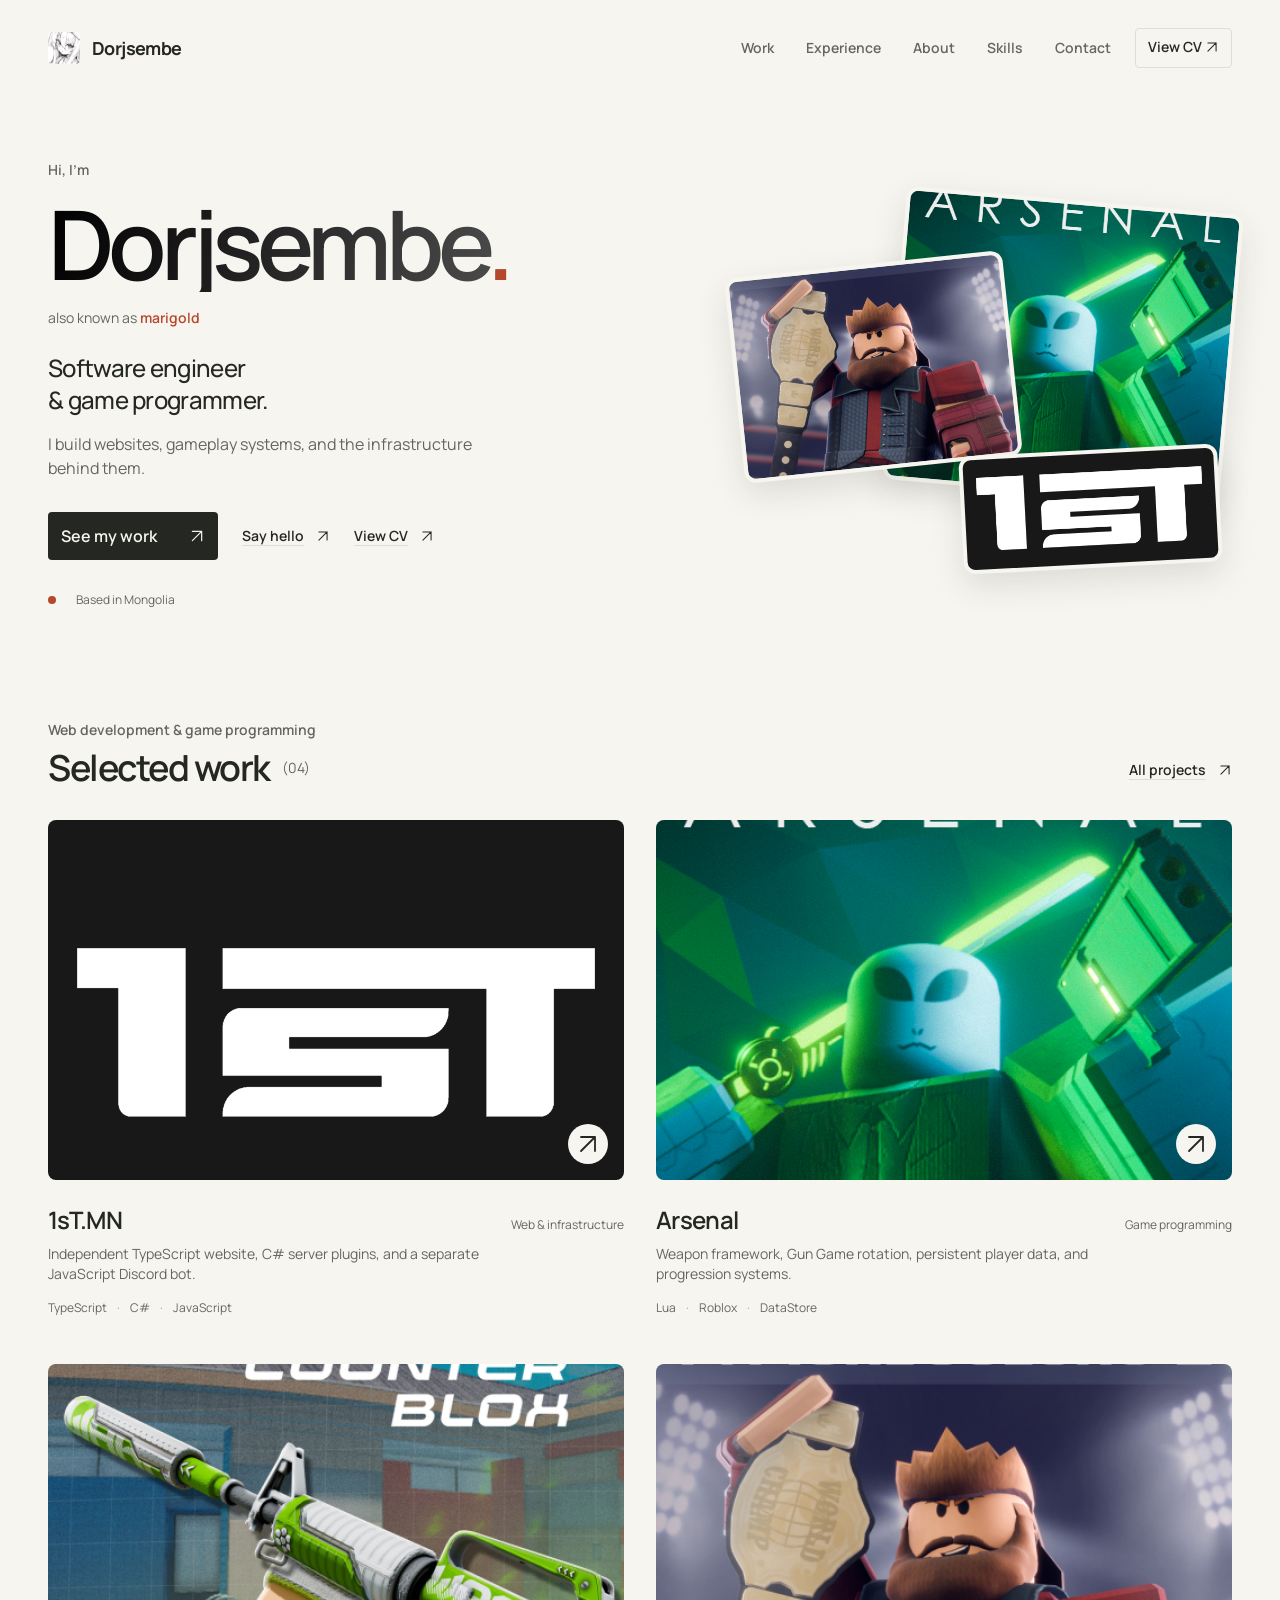
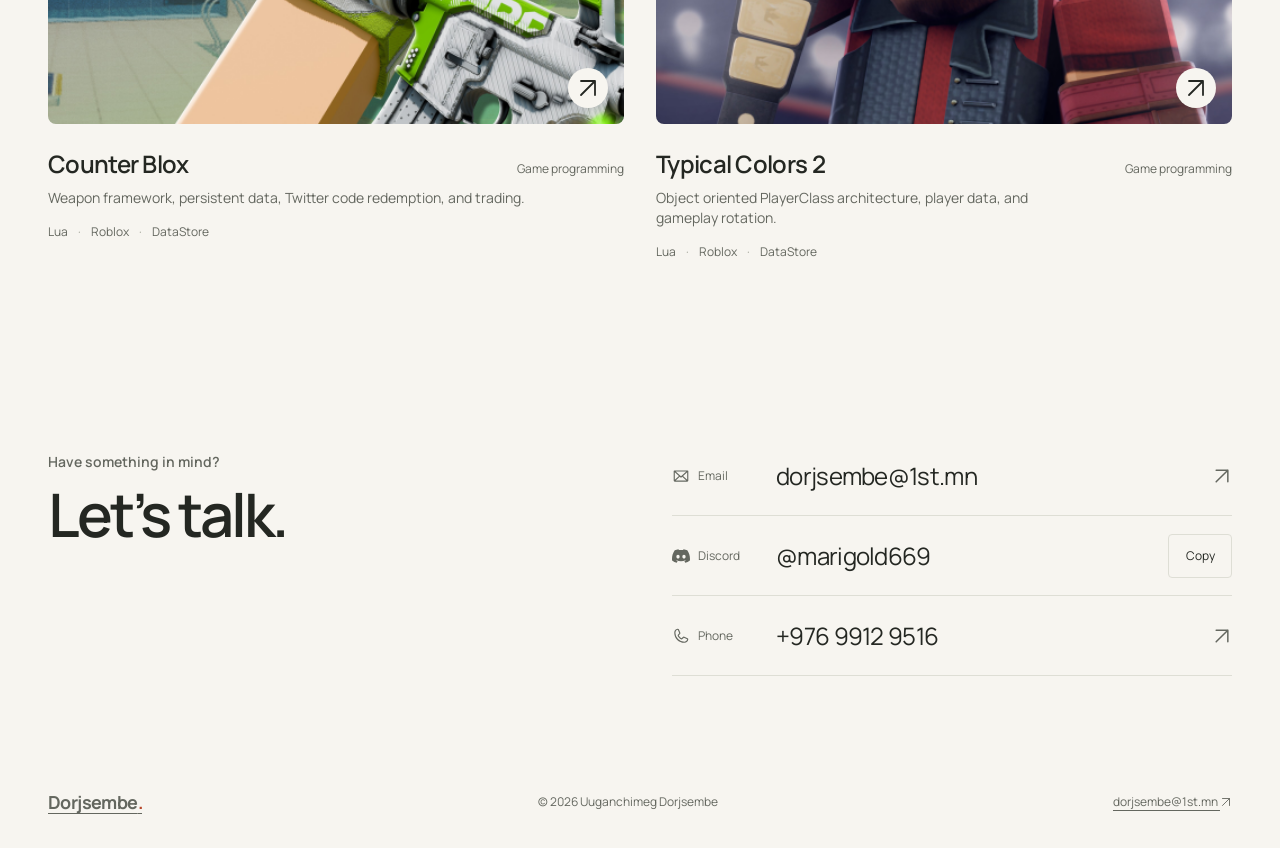
<file: index.html>
<!doctype html>
<html lang="en">
  <head>
    <meta charset="utf-8" />
    <meta name="viewport" content="width=device-width, initial-scale=1" />
    <meta name="theme-color" content="#f7f5f0" />
    <title>Software engineer & game programmer | Dorjsembe</title>
    <meta
      name="description"
      content="Dorjsembe, also known as marigold, is a software engineer and game programmer based in Mongolia. Selected work in web development, Roblox gameplay, persistent data, and game server plugins."
    />
    <meta property="og:type" content="website" />
    <meta
      property="og:title"
      content="Software engineer & game programmer | Dorjsembe"
    />
    <meta
      property="og:description"
      content="Software engineer &amp; game programmer. Websites, gameplay systems, and the infrastructure behind them."
    />
    <link
      rel="icon"
      href="./assets/icons/favicon.svg?v=avatar"
      type="image/svg+xml"
    />
    <link
      rel="preload"
      href="./assets/fonts/Manrope.ttf"
      as="font"
      type="font/ttf"
      crossorigin
    />
    <link rel="stylesheet" href="./css/style.css?v=link-icons-1" />
    <link rel="stylesheet" href="./css/print.css" media="print" />
    <script src="./js/portfolio-data.js" defer></script>
    <script src="./js/main.js?v=link-icons-1" defer></script>
  </head>
  <body data-page="home">
    <a class="skip-link" href="#main">Skip to content</a>
    <header class="site-header shell">
      <a class="wordmark" href="./index.html" aria-label="Dorjsembe home"
        ><img
          class="brand-symbol"
          src="./assets/profile/avatar.jpg"
          width="32"
          height="32"
          alt=""
        /><span data-profile-name>Dorjsembe</span></a
      >
      <nav class="desktop-nav" aria-label="Main navigation">
        <a href="./projects.html">Work</a>
        <a href="./projects.html#experience">Experience</a>
        <a href="./about.html">About</a>
        <a href="./about.html#skills">Skills</a>
        <a href="./about.html#contact">Contact</a>
      </nav>
      <a class="print-button" href="./cv.html" data-cv-preview-link
        >View CV <span class="link-arrow" aria-hidden="true"></span></a
      >
      <details class="mobile-menu">
        <summary>
          <span class="menu-label">Menu</span
          ><span class="menu-icon" aria-hidden="true"
            ><span></span><span></span
          ></span>
        </summary>
        <nav class="mobile-panel" aria-label="Mobile navigation">
          <a href="./projects.html">Work<span class="link-arrow" aria-hidden="true"></span></a>
          <a href="./projects.html#experience"
            >Experience<span class="link-arrow" aria-hidden="true"></span></a
          >
          <a href="./about.html">About<span class="link-arrow" aria-hidden="true"></span></a>
          <a href="./about.html#skills"
            >Skills<span class="link-arrow" aria-hidden="true"></span></a
          >
          <a href="./about.html#contact"
            >Contact<span class="link-arrow" aria-hidden="true"></span></a
          ><a href="./cv.html" data-cv-preview-link
            >View CV <span class="link-arrow" aria-hidden="true"></span></a
          ><a href="./print.html"
            >Print portfolio <span class="link-arrow" aria-hidden="true"></span></a
          >
        </nav>
      </details>
    </header>
    <main id="main">
      <section class="hero personal-hero shell" aria-labelledby="hero-title">
        <div class="hero-copy">
          <p class="eyebrow">Hi, I’m</p>
          <h1 class="name-heading" id="hero-title">
            <span data-profile-name>Dorjsembe</span
            ><span class="name-period">.</span>
          </h1>
          <p class="profile-alias">
            also known as <span data-profile-alias>marigold</span>
          </p>
          <p class="hero-role">Software engineer<br />& game programmer.</p>
          <p class="hero-description">
            I build websites, gameplay systems, and the infrastructure behind
            them.
          </p>
          <div class="hero-actions">
            <a class="button button-primary" href="./projects.html"
              >See my work <span class="link-arrow" aria-hidden="true"></span></a
            ><a
              class="text-link"
              href="mailto:dorjsembe@1st.mn"
              data-email-link
              data-email-label="Say hello"
              >Say hello <span class="link-arrow" aria-hidden="true"></span></a
            ><a class="text-link" href="./cv.html" data-cv-preview-link
              >View CV <span class="link-arrow" aria-hidden="true"></span></a
            >
          </div>
          <p class="hero-meta">
            <span class="status-dot" aria-hidden="true"></span> Based in
            Mongolia
          </p>
        </div>
        <div
          class="hero-work"
          aria-label="A few of the projects I have contributed to"
        >
          <a
            class="hero-tile tile-arsenal"
            href="./arsenal.html"
            data-project-page="arsenal"
            aria-label="My Arsenal contributions (opens in a new tab)"
            target="_blank"
            rel="noopener noreferrer"
            ><img
              src="./assets/projects/arsenal-rolve.png"
              alt="Arsenal official artwork"
              width="512"
              height="512" /></a
          ><a
            class="hero-tile tile-colors"
            href="./typical-colors-2.html"
            data-project-page="typical-colors-2"
            aria-label="My Typical Colors 2 contributions (opens in a new tab)"
            target="_blank"
            rel="noopener noreferrer"
            ><img
              src="./assets/projects/typical-colors-2.png"
              alt="Typical Colors 2 official artwork"
              width="512"
              height="512" /></a
          ><a
            class="hero-tile tile-first"
            href="./first-mn.html"
            data-project-page="first-mn"
            aria-label="My 1sT.MN project (opens in a new tab)"
            target="_blank"
            rel="noopener noreferrer"
            ><img
              src="./assets/projects/first-mn-logo.png"
              alt="Official 1sT.MN logo"
              width="1000"
              height="1000"
          /></a>
        </div>
      </section>
      <section
        class="section work-section shell"
        aria-labelledby="selected-work"
      >
        <div class="section-heading">
          <div>
            <p class="eyebrow">Web development & game programming</p>
            <h2 id="selected-work">
              Selected work<span class="work-count">(04)</span>
            </h2>
          </div>
          <a class="text-link" href="./projects.html"
            >All projects <span class="link-arrow" aria-hidden="true"></span></a
          >
        </div>
        <div class="work-grid">
          <article class="work-card" data-project="first-mn">
            <a
              class="work-preview preview-first"
              href="./first-mn.html"
              data-project-page="first-mn"
              aria-label="Read about my work on 1sT.MN (opens in a new tab)"
              target="_blank"
              rel="noopener noreferrer"
              ><img
                class="project-logo"
                src="./assets/projects/first-mn-logo.png"
                alt="Official 1sT.MN logo"
                width="1000"
                height="1000"
                loading="lazy"
            /></a>
            <div class="work-card-meta">
              <h3 data-project-title>
                <a
                  href="./first-mn.html"
                  data-project-page="first-mn"
                  aria-label="1sT.MN (opens in a new tab)"
                  target="_blank"
                  rel="noopener noreferrer"
                  >1sT.MN</a
                >
              </h3>
              <span class="project-type">Web & infrastructure</span>
            </div>
            <p class="work-description">
              Independent TypeScript website, C# server plugins, and a separate
              JavaScript Discord bot.
            </p>
            <p class="inline-tech">
              TypeScript <span>·</span> C# <span>·</span> JavaScript
            </p>
          </article>
          <article class="work-card" data-project="arsenal">
            <a
              class="work-preview preview-game"
              href="./arsenal.html"
              data-project-page="arsenal"
              aria-label="Read about my Arsenal contributions (opens in a new tab)"
              target="_blank"
              rel="noopener noreferrer"
              ><img
                src="./assets/projects/arsenal-rolve.png"
                alt="Official Arsenal game artwork"
                width="512"
                height="512"
                loading="lazy"
            /></a>
            <div class="work-card-meta">
              <h3 data-project-title>
                <a
                  href="./arsenal.html"
                  data-project-page="arsenal"
                  aria-label="Arsenal (opens in a new tab)"
                  target="_blank"
                  rel="noopener noreferrer"
                  >Arsenal</a
                >
              </h3>
              <span class="project-type">Game programming</span>
            </div>
            <p class="work-description">
              Weapon framework, Gun Game rotation, persistent player data, and
              progression systems.
            </p>
            <p class="inline-tech">
              Lua <span>·</span> Roblox <span>·</span> DataStore
            </p>
          </article>
          <article class="work-card" data-project="counter-blox">
            <a
              class="work-preview preview-game"
              href="./counter-blox.html"
              data-project-page="counter-blox"
              aria-label="Read about my Counter Blox contributions (opens in a new tab)"
              target="_blank"
              rel="noopener noreferrer"
              ><img
                src="./assets/projects/counter-blox.png"
                alt="Official Counter Blox game artwork"
                width="512"
                height="512"
                loading="lazy"
            /></a>
            <div class="work-card-meta">
              <h3 data-project-title>
                <a
                  href="./counter-blox.html"
                  data-project-page="counter-blox"
                  aria-label="Counter Blox (opens in a new tab)"
                  target="_blank"
                  rel="noopener noreferrer"
                  >Counter Blox</a
                >
              </h3>
              <span class="project-type">Game programming</span>
            </div>
            <p class="work-description">
              Weapon framework, persistent data, Twitter code redemption, and
              trading.
            </p>
            <p class="inline-tech">
              Lua <span>·</span> Roblox <span>·</span> DataStore
            </p>
          </article>
          <article class="work-card" data-project="typical-colors-2">
            <a
              class="work-preview preview-game"
              href="./typical-colors-2.html"
              data-project-page="typical-colors-2"
              aria-label="Read about my Typical Colors 2 contributions (opens in a new tab)"
              target="_blank"
              rel="noopener noreferrer"
              ><img
                src="./assets/projects/typical-colors-2.png"
                alt="Official Typical Colors 2 game artwork"
                width="512"
                height="512"
                loading="lazy"
            /></a>
            <div class="work-card-meta">
              <h3 data-project-title>
                <a
                  href="./typical-colors-2.html"
                  data-project-page="typical-colors-2"
                  aria-label="Typical Colors 2 (opens in a new tab)"
                  target="_blank"
                  rel="noopener noreferrer"
                  >Typical Colors 2</a
                >
              </h3>
              <span class="project-type">Game programming</span>
            </div>
            <p class="work-description">
              Object oriented PlayerClass architecture, player data, and
              gameplay rotation.
            </p>
            <p class="inline-tech">
              Lua <span>·</span> Roblox <span>·</span> DataStore
            </p>
          </article>
        </div>
      </section>
      <section class="contact-section shell">
        <div class="contact-layout">
          <div>
            <p class="eyebrow">Have something in mind?</p>
            <h2>Let’s talk.</h2>
          </div>
          <div class="contact-links contact-list" data-contact-links>
            <div class="contact-item">
              <span class="contact-kind" data-contact-method="email">Email</span
              ><a href="mailto:dorjsembe@1st.mn"
                >dorjsembe@1st.mn <span class="link-arrow" aria-hidden="true"></span></a
              >
            </div>
            <div class="contact-item">
              <span class="contact-kind" data-contact-method="discord"
                >Discord</span
              >
              <div class="discord-contact">
                <span class="contact-value">@marigold669</span>
              </div>
            </div>
            <div class="contact-item">
              <span class="contact-kind" data-contact-method="phone">Phone</span
              ><a href="tel:+97699129516"
                >+976 9912 9516 <span class="link-arrow" aria-hidden="true"></span></a
              >
            </div>
          </div>
        </div>
      </section>
    </main>
    <footer class="site-footer shell">
      <a class="wordmark" href="./index.html"
        ><span data-profile-name>Dorjsembe</span
        ><span class="wordmark-period">.</span></a
      >
      <p>© 2026 Uuganchimeg Dorjsembe</p>
      <a href="mailto:dorjsembe@1st.mn" data-email-link
        >dorjsembe@1st.mn <span class="link-arrow" aria-hidden="true"></span></a
      >
    </footer>
  </body>
</html>
</file>
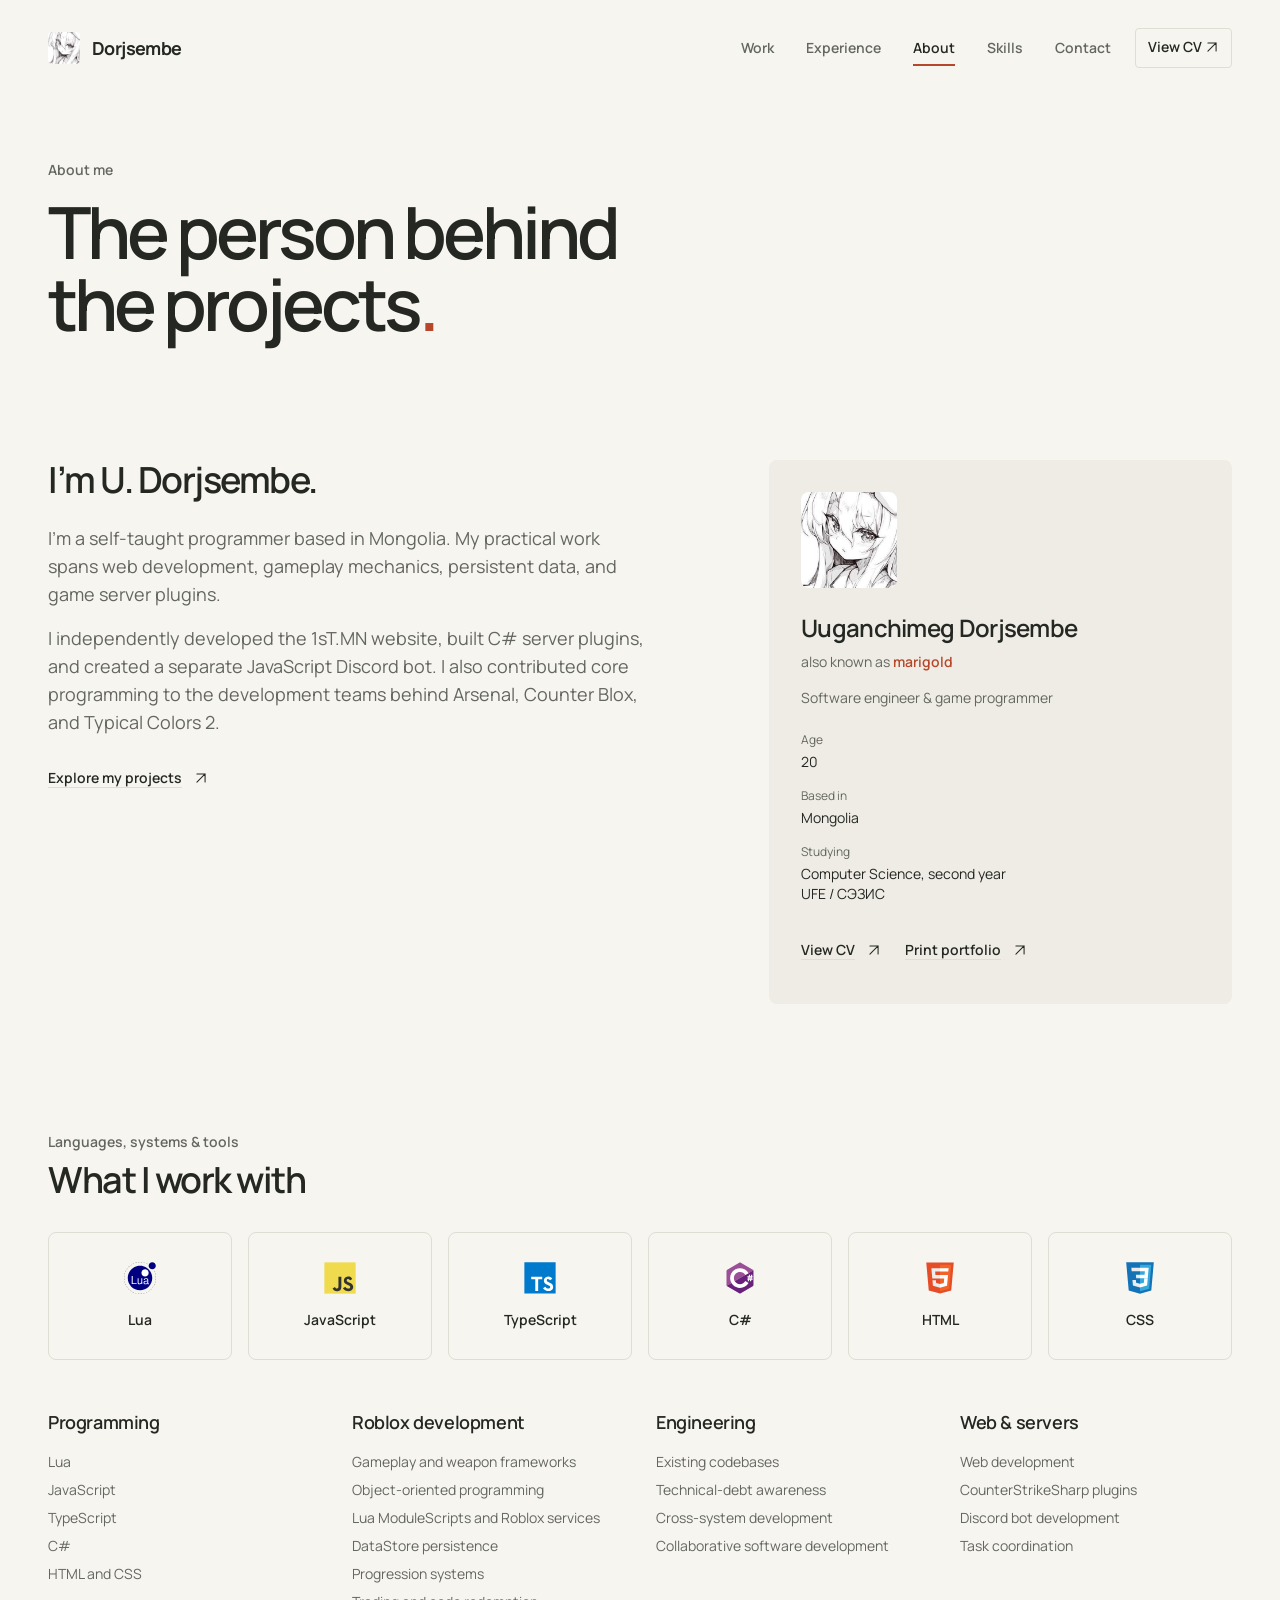
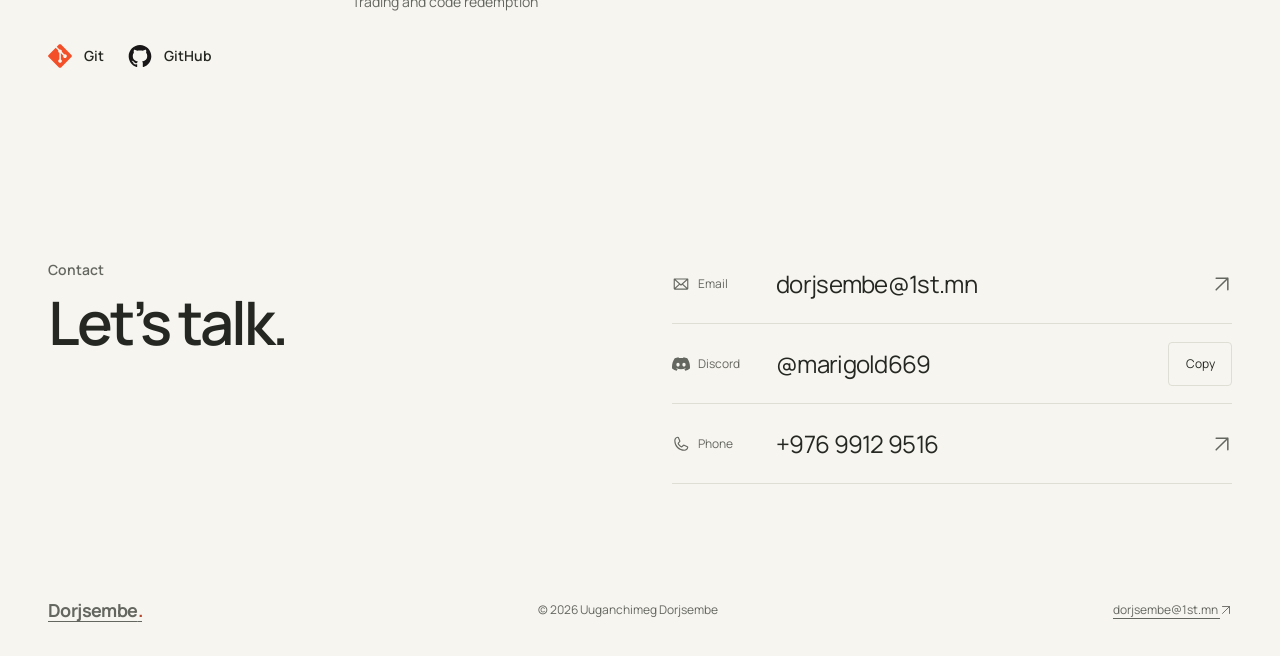
<file: about.html>
<!doctype html>
<html lang="en">
  <head>
    <meta charset="utf-8" />
    <meta name="viewport" content="width=device-width, initial-scale=1" />
    <meta name="theme-color" content="#f7f5f0" />
    <title>About & skills | Dorjsembe</title>
    <meta
      name="description"
      content="Dorjsembe, also known as marigold, is a software engineer and game programmer based in Mongolia. Selected work in web development, Roblox gameplay, persistent data, and game server plugins."
    />
    <meta property="og:type" content="website" />
    <meta property="og:title" content="About & skills | Dorjsembe" />
    <meta
      property="og:description"
      content="Software engineer &amp; game programmer. Websites, gameplay systems, and the infrastructure behind them."
    />
    <link
      rel="icon"
      href="./assets/icons/favicon.svg?v=avatar"
      type="image/svg+xml"
    />
    <link
      rel="preload"
      href="./assets/fonts/Manrope.ttf"
      as="font"
      type="font/ttf"
      crossorigin
    />
    <link rel="stylesheet" href="./css/style.css?v=link-icons-1" />
    <link rel="stylesheet" href="./css/print.css" media="print" />
    <script src="./js/portfolio-data.js" defer></script>
    <script src="./js/main.js?v=link-icons-1" defer></script>
  </head>
  <body data-page="about">
    <a class="skip-link" href="#main">Skip to content</a>
    <header class="site-header shell">
      <a class="wordmark" href="./index.html" aria-label="Dorjsembe home"
        ><img
          class="brand-symbol"
          src="./assets/profile/avatar.jpg"
          width="32"
          height="32"
          alt=""
        /><span data-profile-name>Dorjsembe</span></a
      >
      <nav class="desktop-nav" aria-label="Main navigation">
        <a href="./projects.html">Work</a>
        <a href="./projects.html#experience">Experience</a>
        <a href="./about.html" aria-current="page">About</a>
        <a href="./about.html#skills">Skills</a>
        <a href="./about.html#contact">Contact</a>
      </nav>
      <a class="print-button" href="./cv.html" data-cv-preview-link
        >View CV <span class="link-arrow" aria-hidden="true"></span></a
      >
      <details class="mobile-menu">
        <summary>
          <span class="menu-label">Menu</span
          ><span class="menu-icon" aria-hidden="true"
            ><span></span><span></span
          ></span>
        </summary>
        <nav class="mobile-panel" aria-label="Mobile navigation">
          <a href="./projects.html">Work<span class="link-arrow" aria-hidden="true"></span></a>
          <a href="./projects.html#experience"
            >Experience<span class="link-arrow" aria-hidden="true"></span></a
          >
          <a href="./about.html">About<span class="link-arrow" aria-hidden="true"></span></a>
          <a href="./about.html#skills"
            >Skills<span class="link-arrow" aria-hidden="true"></span></a
          >
          <a href="./about.html#contact"
            >Contact<span class="link-arrow" aria-hidden="true"></span></a
          ><a href="./cv.html" data-cv-preview-link
            >View CV <span class="link-arrow" aria-hidden="true"></span></a
          ><a href="./print.html"
            >Print portfolio <span class="link-arrow" aria-hidden="true"></span></a
          >
        </nav>
      </details>
    </header>
    <main id="main">
      <section class="page-intro shell">
        <p class="eyebrow">About me</p>
        <h1 class="page-title">
          The person behind<br />the projects<span class="name-period">.</span>
        </h1>
      </section>
      <section class="about-layout shell">
        <div class="about-intro">
          <h2>I’m U. Dorjsembe.</h2>
          <p>
            I’m a self-taught programmer based in Mongolia. My practical work
            spans web development, gameplay mechanics, persistent data, and game
            server plugins.
          </p>
          <p>
            I independently developed the 1sT.MN website, built C# server
            plugins, and created a separate JavaScript Discord bot. I also
            contributed core programming to the development teams behind
            Arsenal, Counter Blox, and Typical Colors 2.
          </p>
          <a class="text-link" href="./projects.html"
            >Explore my projects <span class="link-arrow" aria-hidden="true"></span></a
          >
        </div>
        <aside class="profile-card" aria-label="Profile">
          <img
            class="profile-avatar"
            src="./assets/profile/avatar.jpg"
            width="96"
            height="96"
            alt="marigold profile picture"
          />
          <h2 data-profile-full-name>Uuganchimeg Dorjsembe</h2>
          <p class="profile-alias">
            also known as <span data-profile-alias>marigold</span>
          </p>
          <p>Software engineer & game programmer</p>
          <dl>
            <div>
              <dt>Age</dt>
              <dd><span data-profile-age>20</span></dd>
            </div>
            <div>
              <dt>Based in</dt>
              <dd>Mongolia</dd>
            </div>
            <div>
              <dt>Studying</dt>
              <dd>Computer Science, second year<br />UFE / СЭЗИС</dd>
            </div>
          </dl>
          <div class="project-links">
            <a class="text-link" href="./cv.html" data-cv-preview-link
              >View CV <span class="link-arrow" aria-hidden="true"></span></a
            ><a class="text-link" href="./print.html"
              >Print portfolio <span class="link-arrow" aria-hidden="true"></span></a
            >
          </div>
        </aside>
      </section>
      <section class="section shell" id="skills" aria-labelledby="skills-title">
        <div class="section-heading">
          <div>
            <p class="eyebrow">Languages, systems & tools</p>
            <h2 id="skills-title">What I work with</h2>
          </div>
        </div>
        <div
          class="language-grid"
          aria-label="Programming languages and web technologies"
        >
          <div class="language-item">
            <img
              src="./assets/icons/languages/lua.svg"
              alt=""
              width="32"
              height="32"
              loading="lazy"
            /><span>Lua</span>
          </div>
          <div class="language-item">
            <img
              src="./assets/icons/languages/javascript.svg"
              alt=""
              width="32"
              height="32"
              loading="lazy"
            /><span>JavaScript</span>
          </div>
          <div class="language-item">
            <img
              src="./assets/icons/languages/typescript.svg"
              alt=""
              width="32"
              height="32"
              loading="lazy"
            /><span>TypeScript</span>
          </div>
          <div class="language-item">
            <img
              src="./assets/icons/languages/csharp.svg"
              alt=""
              width="32"
              height="32"
              loading="lazy"
            /><span>C#</span>
          </div>
          <div class="language-item">
            <img
              src="./assets/icons/languages/html5.svg"
              alt=""
              width="32"
              height="32"
              loading="lazy"
            /><span>HTML</span>
          </div>
          <div class="language-item">
            <img
              src="./assets/icons/languages/css3.svg"
              alt=""
              width="32"
              height="32"
              loading="lazy"
            /><span>CSS</span>
          </div>
        </div>
        <div class="skills-grid">
          <section class="skill-group" data-skill-group="0">
            <h3>Programming</h3>
            <ul>
              <li>Lua</li>
              <li>JavaScript</li>
              <li>TypeScript</li>
              <li>C#</li>
              <li>HTML and CSS</li>
            </ul>
          </section>
          <section class="skill-group" data-skill-group="1">
            <h3>Roblox development</h3>
            <ul>
              <li>Gameplay and weapon frameworks</li>
              <li>Object-oriented programming</li>
              <li>Lua ModuleScripts and Roblox services</li>
              <li>DataStore persistence</li>
              <li>Progression systems</li>
              <li>Trading and code redemption</li>
            </ul>
          </section>
          <section class="skill-group" data-skill-group="2">
            <h3>Engineering</h3>
            <ul>
              <li>Existing codebases</li>
              <li>Technical-debt awareness</li>
              <li>Cross-system development</li>
              <li>Collaborative software development</li>
            </ul>
          </section>
          <section class="skill-group" data-skill-group="3">
            <h3>Web &amp; servers</h3>
            <ul>
              <li>Web development</li>
              <li>CounterStrikeSharp plugins</li>
              <li>Discord bot development</li>
              <li>Task coordination</li>
            </ul>
          </section>
        </div>
        <div class="tool-strip">
          <div class="language-item">
            <img
              src="./assets/icons/languages/git.svg"
              alt=""
              width="24"
              height="24"
            /><span>Git</span>
          </div>
          <div class="language-item">
            <img
              src="./assets/icons/languages/github.svg"
              alt=""
              width="24"
              height="24"
            /><span>GitHub</span>
          </div>
        </div>
        <div class="learning-section" data-learning hidden>
          <h3>Currently learning</h3>
          <ul></ul>
        </div>
      </section>
      <section
        class="contact-section shell"
        id="contact"
        aria-labelledby="contact-title"
      >
        <div class="contact-layout">
          <div>
            <p class="eyebrow">Contact</p>
            <h2 id="contact-title">Let’s talk.</h2>
          </div>
          <div class="contact-links contact-list" data-contact-links>
            <div class="contact-item">
              <span class="contact-kind" data-contact-method="email">Email</span
              ><a href="mailto:dorjsembe@1st.mn"
                >dorjsembe@1st.mn <span class="link-arrow" aria-hidden="true"></span></a
              >
            </div>
            <div class="contact-item">
              <span class="contact-kind" data-contact-method="discord"
                >Discord</span
              >
              <div class="discord-contact">
                <span class="contact-value">@marigold669</span>
              </div>
            </div>
            <div class="contact-item">
              <span class="contact-kind" data-contact-method="phone">Phone</span
              ><a href="tel:+97699129516"
                >+976 9912 9516 <span class="link-arrow" aria-hidden="true"></span></a
              >
            </div>
          </div>
          <p data-contact-empty hidden></p>
        </div>
      </section>
    </main>
    <footer class="site-footer shell">
      <a class="wordmark" href="./index.html"
        ><span data-profile-name>Dorjsembe</span
        ><span class="wordmark-period">.</span></a
      >
      <p>© 2026 Uuganchimeg Dorjsembe</p>
      <a href="mailto:dorjsembe@1st.mn" data-email-link
        >dorjsembe@1st.mn <span class="link-arrow" aria-hidden="true"></span></a
      >
    </footer>
  </body>
</html>
</file>
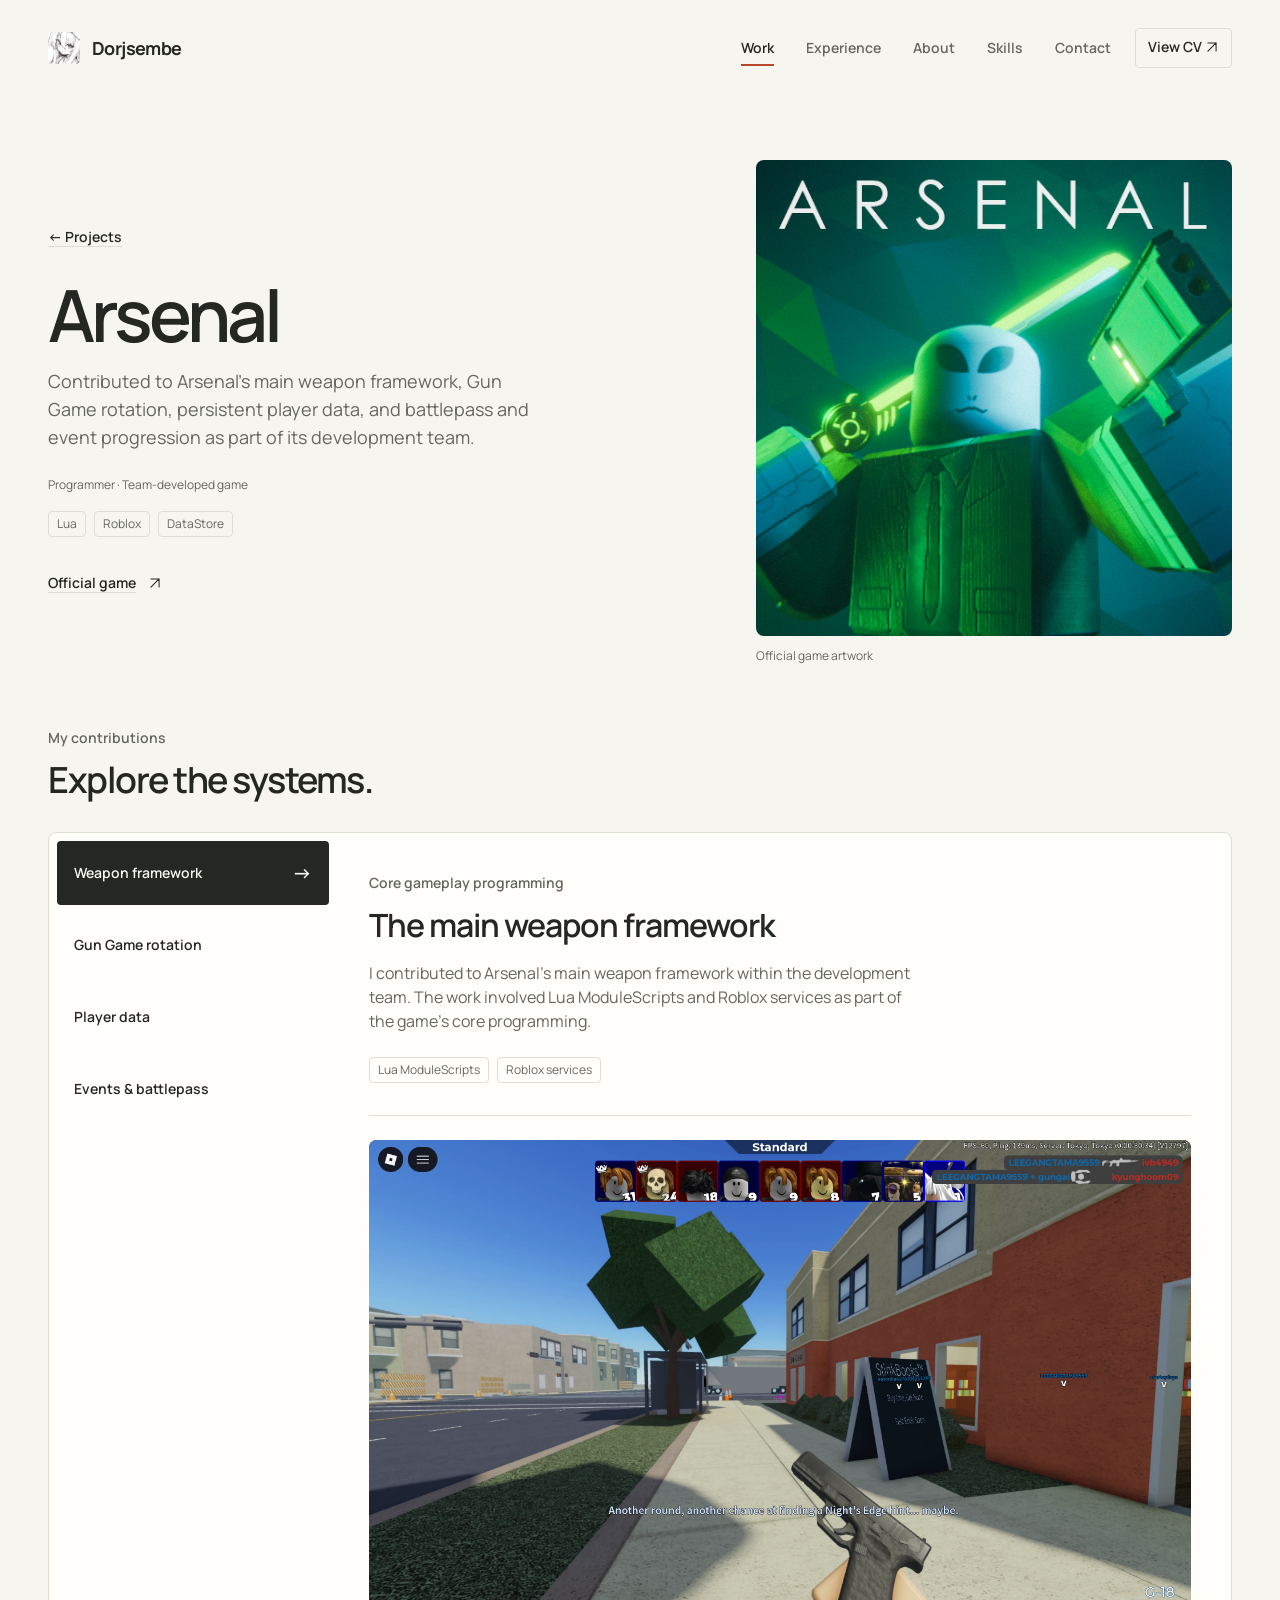
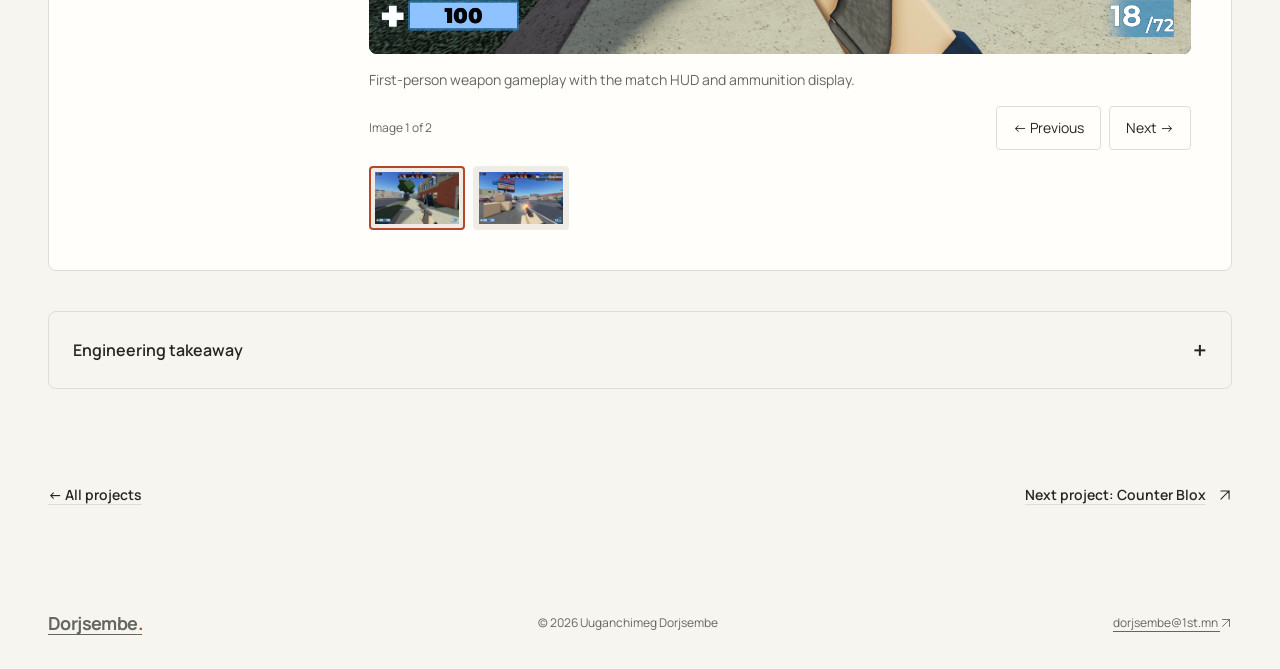
<file: arsenal.html>
<!doctype html>
<html lang="en">
  <head>
    <meta charset="utf-8" />
    <meta name="viewport" content="width=device-width, initial-scale=1" />
    <meta name="theme-color" content="#f7f5f0" />
    <title>Arsenal | Dorjsembe</title>
    <meta
      name="description"
      content="Contributed to Arsenal’s main weapon framework, Gun Game rotation, player data persistence, and battlepass and event progression within the development team."
    />
    <meta property="og:type" content="website" />
    <meta property="og:title" content="Arsenal | Dorjsembe" />
    <meta
      property="og:description"
      content="Contributed to Arsenal’s main weapon framework, Gun Game rotation, player data persistence, and battlepass and event progression within the development team."
    />
    <link
      rel="icon"
      href="./assets/icons/favicon.svg?v=avatar"
      type="image/svg+xml"
    />
    <link
      rel="preload"
      href="./assets/fonts/Manrope.ttf"
      as="font"
      type="font/ttf"
      crossorigin
    />
    <link rel="stylesheet" href="./css/style.css?v=link-icons-1" />
    <link rel="stylesheet" href="./css/print.css" media="print" />
    <link rel="stylesheet" href="./css/project-pages.css" />
    <script src="./js/portfolio-data.js" defer></script>
    <script src="./js/main.js?v=link-icons-1" defer></script>
    <script src="./js/project-pages.js?v=link-icons-1" defer></script>
  </head>
  <body data-page="project">
    <a class="skip-link" href="#main">Skip to content</a>
    <header class="site-header shell">
      <a class="wordmark" href="./index.html" aria-label="Dorjsembe home"
        ><img
          class="brand-symbol"
          src="./assets/profile/avatar.jpg"
          width="32"
          height="32"
          alt=""
        /><span data-profile-name>Dorjsembe</span></a
      >
      <nav class="desktop-nav" aria-label="Main navigation">
        <a href="./projects.html" aria-current="location">Work</a>
        <a href="./projects.html#experience">Experience</a>
        <a href="./about.html">About</a>
        <a href="./about.html#skills">Skills</a>
        <a href="./about.html#contact">Contact</a>
      </nav>
      <a class="print-button" href="./cv.html" data-cv-preview-link
        >View CV <span class="link-arrow" aria-hidden="true"></span></a
      >
      <details class="mobile-menu">
        <summary>
          <span class="menu-label">Menu</span
          ><span class="menu-icon" aria-hidden="true"
            ><span></span><span></span
          ></span>
        </summary>
        <nav class="mobile-panel" aria-label="Mobile navigation">
          <a href="./projects.html">Work<span class="link-arrow" aria-hidden="true"></span></a>
          <a href="./projects.html#experience"
            >Experience<span class="link-arrow" aria-hidden="true"></span></a
          >
          <a href="./about.html">About<span class="link-arrow" aria-hidden="true"></span></a>
          <a href="./about.html#skills"
            >Skills<span class="link-arrow" aria-hidden="true"></span></a
          >
          <a href="./about.html#contact"
            >Contact<span class="link-arrow" aria-hidden="true"></span></a
          ><a href="./cv.html" data-cv-preview-link
            >View CV <span class="link-arrow" aria-hidden="true"></span></a
          ><a href="./print.html"
            >Print portfolio <span class="link-arrow" aria-hidden="true"></span></a
          >
        </nav>
      </details>
    </header>
    <main id="main">
      <article class="project-detail" id="arsenal" data-project="arsenal">
        <section
          class="project-detail-hero shell"
          aria-labelledby="arsenal-title"
        >
          <div class="project-detail-copy">
            <a class="project-breadcrumb text-link" href="./projects.html"
              >← Projects</a
            >
            <h1 class="page-title" id="arsenal-title" data-project-title>
              Arsenal
            </h1>
            <p data-project-summary>
              Contributed to Arsenal’s main weapon framework, Gun Game rotation,
              player data persistence, and battlepass and event progression
              within the development team.
            </p>
            <p class="project-role">Programmer · Team-developed game</p>
            <div class="technology-list" data-project-technologies>
              <span>Lua</span>
              <span>Roblox</span>
              <span>ModuleScripts</span>
              <span>DataStore</span>
            </div>
            <div class="project-links" data-project-links>
              <a
                href="https://www.roblox.com/games/286090429/Arsenal"
                target="_blank"
                rel="noopener noreferrer"
                aria-label="Official game (opens in a new tab)"
              >
                Official game <span class="link-arrow" aria-hidden="true"></span>
              </a>
            </div>
          </div>
          <figure class="project-detail-art" data-project-visual>
            <img
              src="./assets/projects/arsenal-rolve.png"
              alt="Official Arsenal artwork from ROLVe"
              width="512"
              height="512"
            />
            <figcaption>Official game artwork</figcaption>
          </figure>
        </section>
        <section
          class="systems-explorer shell"
          data-system-explorer
          aria-label="Contributions"
        >
          <div class="systems-heading">
            <p class="eyebrow">My contributions</p>
            <h2>Explore the systems.</h2>
          </div>
          <div class="systems-layout">
            <nav
              class="system-tabs"
              data-system-tabs
              aria-label="Contribution topics"
            >
              <a
                id="tab-arsenal-weapons"
                href="#arsenal-weapons"
                data-system-tab
                >Weapon framework</a
              >
              <a
                id="tab-arsenal-gun-game"
                href="#arsenal-gun-game"
                data-system-tab
                >Gun Game rotation</a
              >
              <a
                id="tab-arsenal-datastore"
                href="#arsenal-datastore"
                data-system-tab
                >Player data</a
              >
              <a
                id="tab-arsenal-progression"
                href="#arsenal-progression"
                data-system-tab
                >Events &amp; battlepass</a
              >
            </nav>
            <div class="system-panels">
              <section
                class="system-panel"
                id="arsenal-weapons"
                data-system-panel
              >
                <p class="eyebrow">Core gameplay programming</p>
                <h3>The main weapon framework</h3>
                <p>
                  I contributed to Arsenal’s main weapon framework within the
                  development team. The work involved Lua ModuleScripts and
                  Roblox services as part of the game’s core programming.
                </p>
                <ul class="system-tags">
                  <li>Lua ModuleScripts</li>
                  <li>Roblox services</li>
                </ul>
                <div
                  class="system-evidence"
                  data-evidence-gallery="arsenal"
                  data-evidence-topic="arsenal-weapons"
                >
                  <figure class="evidence-frame">
                    <a
                      class="evidence-image-button"
                      href="./assets/projects/evidence/arsenal-weapon-gameplay.webp"
                      target="_blank"
                      rel="noopener noreferrer"
                      aria-label="Open Arsenal screenshot 1 (opens in a new tab)"
                    >
                      <img
                        src="./assets/projects/evidence/arsenal-weapon-gameplay.webp"
                        alt="Arsenal first-person gameplay with a G-18 equipped and the match HUD visible."
                        width="2880"
                        height="1800"
                        loading="lazy"
                        decoding="async"
                      />
                    </a>
                    <figcaption class="gallery-caption">
                      First-person weapon gameplay with the match HUD and
                      ammunition display.
                    </figcaption>
                  </figure>
                  <figure class="evidence-frame">
                    <a
                      class="evidence-image-button"
                      href="./assets/projects/evidence/arsenal-weapon-firing.webp"
                      target="_blank"
                      rel="noopener noreferrer"
                      aria-label="Open Arsenal screenshot 2 (opens in a new tab)"
                    >
                      <img
                        src="./assets/projects/evidence/arsenal-weapon-firing.webp"
                        alt="Arsenal first-person gameplay showing a G-18 firing with a visible muzzle flash."
                        width="2880"
                        height="1800"
                        loading="lazy"
                        decoding="async"
                      />
                    </a>
                    <figcaption class="gallery-caption">
                      Weapon firing during a Standard match.
                    </figcaption>
                  </figure>
                </div>
              </section>
              <section
                class="system-panel"
                id="arsenal-gun-game"
                data-system-panel
              >
                <p class="eyebrow">Gameplay loop</p>
                <h3>Gun Game rotation</h3>
                <p>
                  I worked on Arsenal’s gameplay loop rotation, also known as
                  the Gun Game rotation. This was a core gameplay responsibility
                  within the team’s development of the game.
                </p>
                <ul class="system-tags">
                  <li>Gameplay rotation</li>
                  <li>Gun Game</li>
                </ul>
                <div
                  class="system-evidence"
                  data-evidence-gallery="arsenal"
                  data-evidence-topic="arsenal-gun-game"
                >
                  <figure class="evidence-frame">
                    <a
                      class="evidence-image-button"
                      href="./assets/projects/evidence/arsenal-weapon-gameplay.webp"
                      target="_blank"
                      rel="noopener noreferrer"
                      aria-label="Open Arsenal screenshot 1 (opens in a new tab)"
                    >
                      <img
                        src="./assets/projects/evidence/arsenal-weapon-gameplay.webp"
                        alt="Arsenal first-person gameplay with a G-18 equipped and the match HUD visible."
                        width="2880"
                        height="1800"
                        loading="lazy"
                        decoding="async"
                      />
                    </a>
                    <figcaption class="gallery-caption">
                      First-person weapon gameplay with the match HUD and
                      ammunition display.
                    </figcaption>
                  </figure>
                </div>
              </section>
              <section
                class="system-panel"
                id="arsenal-datastore"
                data-system-panel
              >
                <p class="eyebrow">DataStore persistence</p>
                <h3>Persistent player data</h3>
                <p data-detail="0">
                  Worked on persistent inventory, player stats, event progress,
                  and battlepass progress using Roblox DataStore.
                </p>
                <ul class="system-tags">
                  <li>Inventory</li>
                  <li>Player stats</li>
                  <li>Event progress</li>
                  <li>Battlepass progress</li>
                </ul>
                <div
                  class="system-evidence"
                  data-evidence-gallery="arsenal"
                  data-evidence-topic="arsenal-datastore"
                >
                  <figure class="evidence-frame">
                    <a
                      class="evidence-image-button"
                      href="./assets/projects/evidence/arsenal-locker-loadout.webp"
                      target="_blank"
                      rel="noopener noreferrer"
                      aria-label="Open Arsenal screenshot 4 (opens in a new tab)"
                    >
                      <img
                        src="./assets/projects/evidence/arsenal-locker-loadout.webp"
                        alt="Arsenal locker showing the character loadout, emotes, melee item, and weapon skin."
                        width="2880"
                        height="1800"
                        loading="lazy"
                        decoding="async"
                      />
                    </a>
                    <figcaption class="gallery-caption">
                      Locker overview with the equipped character, emotes, and
                      cosmetic items.
                    </figcaption>
                  </figure>
                  <figure class="evidence-frame">
                    <a
                      class="evidence-image-button"
                      href="./assets/projects/evidence/arsenal-character-inventory.webp"
                      target="_blank"
                      rel="noopener noreferrer"
                      aria-label="Open Arsenal screenshot 5 (opens in a new tab)"
                    >
                      <img
                        src="./assets/projects/evidence/arsenal-character-inventory.webp"
                        alt="Arsenal character inventory with a search field and a paginated grid of character items."
                        width="2880"
                        height="1800"
                        loading="lazy"
                        decoding="async"
                      />
                    </a>
                    <figcaption class="gallery-caption">
                      Character inventory with search and page navigation.
                    </figcaption>
                  </figure>
                  <figure class="evidence-frame">
                    <a
                      class="evidence-image-button"
                      href="./assets/projects/evidence/arsenal-player-statistics.webp"
                      target="_blank"
                      rel="noopener noreferrer"
                      aria-label="Open Arsenal screenshot 6 (opens in a new tab)"
                    >
                      <img
                        src="./assets/projects/evidence/arsenal-player-statistics.webp"
                        alt="Arsenal player statistics screen alongside a calling card and favorite items."
                        width="2878"
                        height="1372"
                        loading="lazy"
                        decoding="async"
                      />
                    </a>
                    <figcaption class="gallery-caption">
                      Player statistics, calling card, and favorite items.
                    </figcaption>
                  </figure>
                </div>
              </section>
              <section
                class="system-panel"
                id="arsenal-progression"
                data-system-panel
              >
                <p class="eyebrow">Player progression</p>
                <h3>Battlepass and event progression</h3>
                <p>
                  I contributed to battlepass and event progression systems,
                  including their associated persistent data. This work included
                  both gameplay progression responsibilities and the relevant
                  data retained between player sessions.
                </p>
                <ul class="system-tags">
                  <li>Events</li>
                  <li>Battlepass</li>
                  <li>Persistent progression</li>
                </ul>
                <div
                  class="system-evidence"
                  data-evidence-gallery="arsenal"
                  data-evidence-topic="arsenal-progression"
                >
                  <figure class="evidence-frame">
                    <a
                      class="evidence-image-button"
                      href="./assets/projects/evidence/arsenal-monthly-contracts.webp"
                      target="_blank"
                      rel="noopener noreferrer"
                      aria-label="Open Arsenal screenshot 3 (opens in a new tab)"
                    >
                      <img
                        src="./assets/projects/evidence/arsenal-monthly-contracts.webp"
                        alt="Arsenal main menu showing monthly contracts and daily challenge progress."
                        width="2880"
                        height="1800"
                        loading="lazy"
                        decoding="async"
                      />
                    </a>
                    <figcaption class="gallery-caption">
                      Monthly contracts and daily challenge progress in the main
                      menu.
                    </figcaption>
                  </figure>
                </div>
              </section>
            </div>
          </div>
        </section>
        <details class="engineering-note shell">
          <summary>
            Engineering takeaway <span aria-hidden="true">+</span>
          </summary>
          <p>
            Maintaining Arsenal taught me how early shortcuts in a shared
            codebase can make later changes harder to maintain and extend.
          </p>
        </details>

        <nav class="project-pagination shell" aria-label="Project navigation">
          <a class="text-link" href="./projects.html">← All projects</a>
          <a
            class="text-link"
            href="./counter-blox.html"
            target="_blank"
            rel="noopener noreferrer"
            aria-label="Next project: Counter Blox (opens in a new tab)"
          >
            Next project: Counter Blox <span class="link-arrow" aria-hidden="true"></span>
          </a>
        </nav>
      </article>
    </main>
    <footer class="site-footer shell">
      <a class="wordmark" href="./index.html"
        ><span data-profile-name>Dorjsembe</span
        ><span class="wordmark-period">.</span></a
      >
      <p>© 2026 Uuganchimeg Dorjsembe</p>
      <a href="mailto:dorjsembe@1st.mn" data-email-link
        >dorjsembe@1st.mn <span class="link-arrow" aria-hidden="true"></span></a
      >
    </footer>
  </body>
</html>
</file>
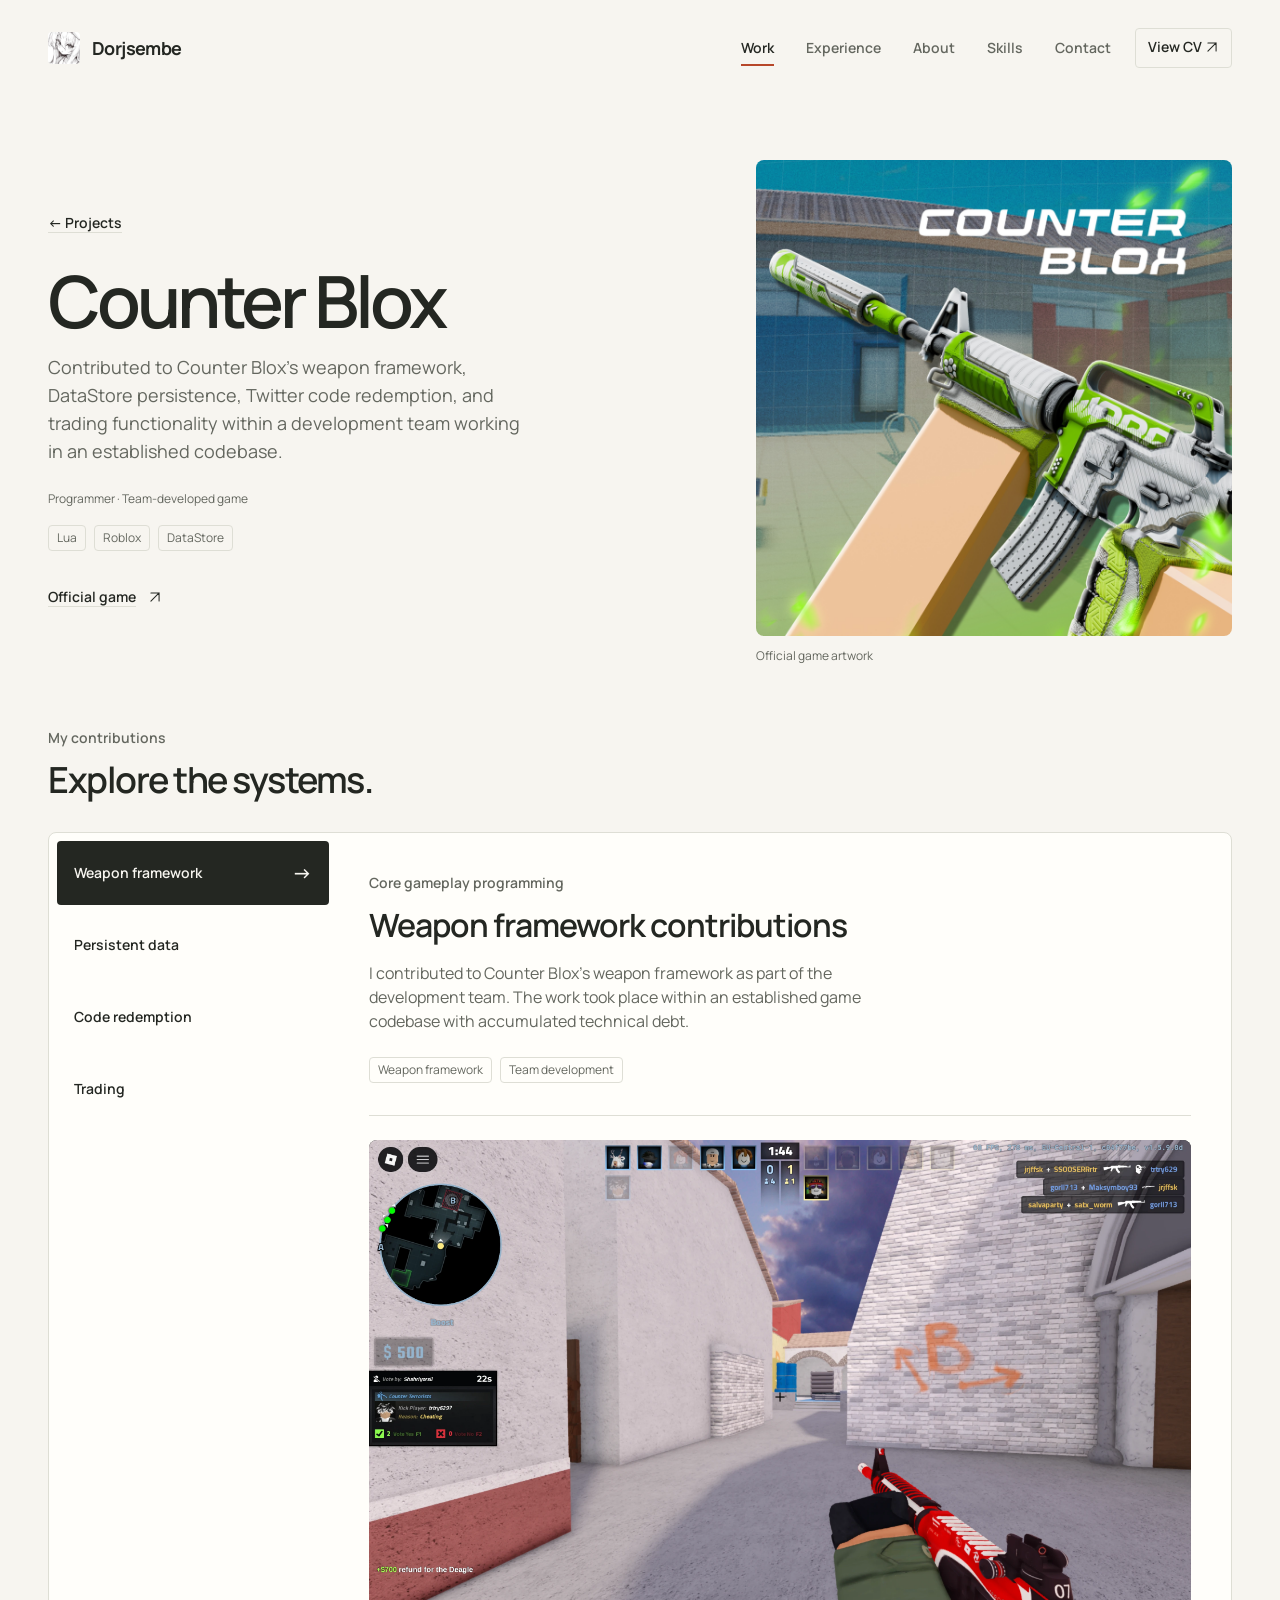
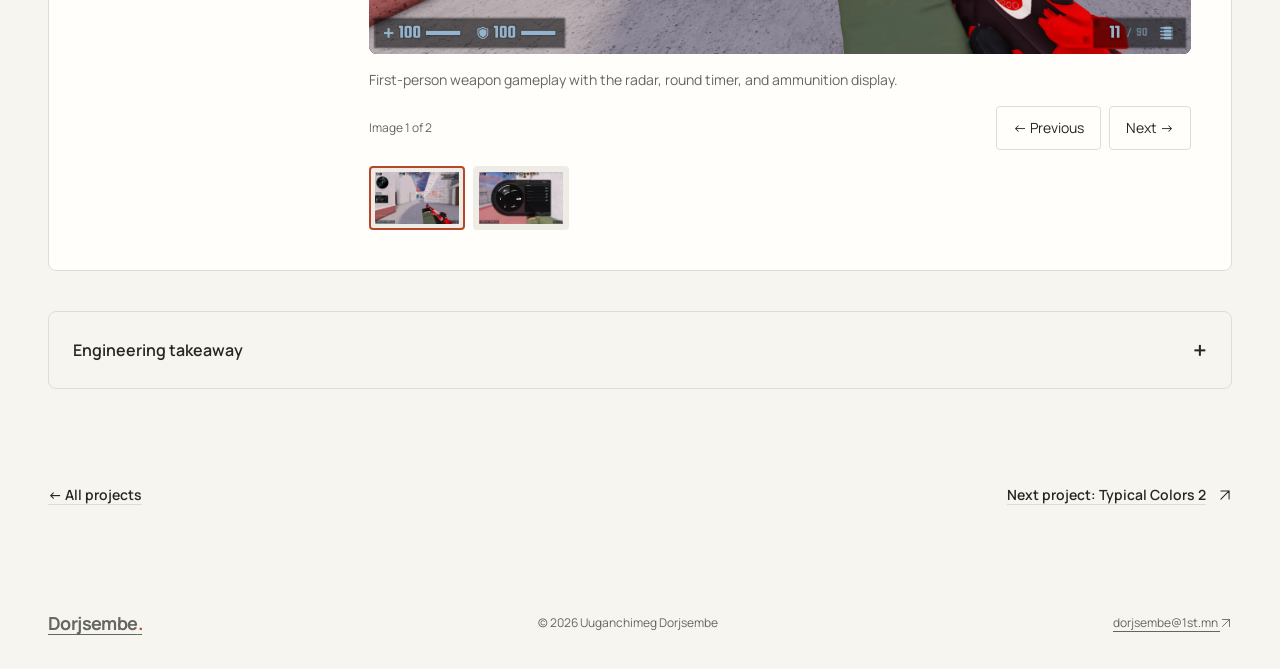
<file: counter-blox.html>
<!doctype html>
<html lang="en">
  <head>
    <meta charset="utf-8" />
    <meta name="viewport" content="width=device-width, initial-scale=1" />
    <meta name="theme-color" content="#f7f5f0" />
    <title>Counter Blox | Dorjsembe</title>
    <meta
      name="description"
      content="Contributed to Counter Blox’s weapon framework, persistent data, Twitter code redemption, and trading systems as part of the development team."
    />
    <meta property="og:type" content="website" />
    <meta property="og:title" content="Counter Blox | Dorjsembe" />
    <meta
      property="og:description"
      content="Contributed to Counter Blox’s weapon framework, persistent data, Twitter code redemption, and trading systems as part of the development team."
    />
    <link
      rel="icon"
      href="./assets/icons/favicon.svg?v=avatar"
      type="image/svg+xml"
    />
    <link
      rel="preload"
      href="./assets/fonts/Manrope.ttf"
      as="font"
      type="font/ttf"
      crossorigin
    />
    <link rel="stylesheet" href="./css/style.css?v=link-icons-1" />
    <link rel="stylesheet" href="./css/print.css" media="print" />
    <link rel="stylesheet" href="./css/project-pages.css" />
    <script src="./js/portfolio-data.js" defer></script>
    <script src="./js/main.js?v=link-icons-1" defer></script>
    <script src="./js/project-pages.js?v=link-icons-1" defer></script>
  </head>
  <body data-page="project">
    <a class="skip-link" href="#main">Skip to content</a>
    <header class="site-header shell">
      <a class="wordmark" href="./index.html" aria-label="Dorjsembe home"
        ><img
          class="brand-symbol"
          src="./assets/profile/avatar.jpg"
          width="32"
          height="32"
          alt=""
        /><span data-profile-name>Dorjsembe</span></a
      >
      <nav class="desktop-nav" aria-label="Main navigation">
        <a href="./projects.html" aria-current="location">Work</a>
        <a href="./projects.html#experience">Experience</a>
        <a href="./about.html">About</a>
        <a href="./about.html#skills">Skills</a>
        <a href="./about.html#contact">Contact</a>
      </nav>
      <a class="print-button" href="./cv.html" data-cv-preview-link
        >View CV <span class="link-arrow" aria-hidden="true"></span></a
      >
      <details class="mobile-menu">
        <summary>
          <span class="menu-label">Menu</span
          ><span class="menu-icon" aria-hidden="true"
            ><span></span><span></span
          ></span>
        </summary>
        <nav class="mobile-panel" aria-label="Mobile navigation">
          <a href="./projects.html">Work<span class="link-arrow" aria-hidden="true"></span></a>
          <a href="./projects.html#experience"
            >Experience<span class="link-arrow" aria-hidden="true"></span></a
          >
          <a href="./about.html">About<span class="link-arrow" aria-hidden="true"></span></a>
          <a href="./about.html#skills"
            >Skills<span class="link-arrow" aria-hidden="true"></span></a
          >
          <a href="./about.html#contact"
            >Contact<span class="link-arrow" aria-hidden="true"></span></a
          ><a href="./cv.html" data-cv-preview-link
            >View CV <span class="link-arrow" aria-hidden="true"></span></a
          ><a href="./print.html"
            >Print portfolio <span class="link-arrow" aria-hidden="true"></span></a
          >
        </nav>
      </details>
    </header>
    <main id="main">
      <article
        class="project-detail"
        id="counter-blox"
        data-project="counter-blox"
      >
        <section
          class="project-detail-hero shell"
          aria-labelledby="counter-blox-title"
        >
          <div class="project-detail-copy">
            <a class="project-breadcrumb text-link" href="./projects.html"
              >← Projects</a
            >
            <h1 class="page-title" id="counter-blox-title" data-project-title>
              Counter Blox
            </h1>
            <p data-project-summary>
              Contributed to Counter Blox’s weapon framework, persistent data,
              Twitter code redemption, and trading systems as part of the
              development team.
            </p>
            <p class="project-role">Programmer · Team-developed game</p>
            <div class="technology-list" data-project-technologies>
              <span>Lua</span>
              <span>Roblox</span>
              <span>DataStore</span>
            </div>
            <div class="project-links" data-project-links>
              <a
                href="https://www.roblox.com/games/301549746/Counter-Blox"
                target="_blank"
                rel="noopener noreferrer"
                aria-label="Official game (opens in a new tab)"
              >
                Official game <span class="link-arrow" aria-hidden="true"></span>
              </a>
            </div>
          </div>
          <figure class="project-detail-art" data-project-visual>
            <img
              src="./assets/projects/counter-blox.png"
              alt="Official Counter Blox game artwork"
              width="512"
              height="512"
            />
            <figcaption>Official game artwork</figcaption>
          </figure>
        </section>
        <section
          class="systems-explorer shell"
          data-system-explorer
          aria-label="Contributions"
        >
          <div class="systems-heading">
            <p class="eyebrow">My contributions</p>
            <h2>Explore the systems.</h2>
          </div>
          <div class="systems-layout">
            <nav
              class="system-tabs"
              data-system-tabs
              aria-label="Contribution topics"
            >
              <a
                id="tab-counter-blox-weapons"
                href="#counter-blox-weapons"
                data-system-tab
                >Weapon framework</a
              >
              <a
                id="tab-counter-blox-datastore"
                href="#counter-blox-datastore"
                data-system-tab
                >Persistent data</a
              >
              <a
                id="tab-counter-blox-redemption"
                href="#counter-blox-redemption"
                data-system-tab
                >Code redemption</a
              >
              <a
                id="tab-counter-blox-trading"
                href="#counter-blox-trading"
                data-system-tab
                >Trading</a
              >
            </nav>
            <div class="system-panels">
              <section
                class="system-panel"
                id="counter-blox-weapons"
                data-system-panel
              >
                <p class="eyebrow">Core gameplay programming</p>
                <h3>Weapon framework contributions</h3>
                <p>
                  I contributed to Counter Blox’s weapon framework as part of
                  the development team. The work took place within an
                  established game codebase with accumulated technical debt.
                </p>
                <ul class="system-tags">
                  <li>Weapon framework</li>
                  <li>Team development</li>
                </ul>
                <div
                  class="system-evidence"
                  data-evidence-gallery="counter-blox"
                  data-evidence-topic="counter-blox-weapons"
                >
                  <figure class="evidence-frame">
                    <a
                      class="evidence-image-button"
                      href="./assets/projects/evidence/counter-blox-weapon-gameplay.webp"
                      target="_blank"
                      rel="noopener noreferrer"
                      aria-label="Open Counter Blox screenshot 1 (opens in a new tab)"
                    >
                      <img
                        src="./assets/projects/evidence/counter-blox-weapon-gameplay.webp"
                        alt="Counter Blox first-person gameplay with a red-and-white rifle and the match HUD visible."
                        width="2880"
                        height="1800"
                        loading="lazy"
                        decoding="async"
                      />
                    </a>
                    <figcaption class="gallery-caption">
                      First-person weapon gameplay with the radar, round timer,
                      and ammunition display.
                    </figcaption>
                  </figure>
                  <figure class="evidence-frame">
                    <a
                      class="evidence-image-button"
                      href="./assets/projects/evidence/counter-blox-weapon-buy-menu.webp"
                      target="_blank"
                      rel="noopener noreferrer"
                      aria-label="Open Counter Blox screenshot 2 (opens in a new tab)"
                    >
                      <img
                        src="./assets/projects/evidence/counter-blox-weapon-buy-menu.webp"
                        alt="Counter Blox weapon buy menu with a radial category selector and pistol options."
                        width="2880"
                        height="1800"
                        loading="lazy"
                        decoding="async"
                      />
                    </a>
                    <figcaption class="gallery-caption">
                      Weapon buy menu with category selection, pistol options,
                      and buy-time countdown.
                    </figcaption>
                  </figure>
                </div>
              </section>
              <section
                class="system-panel"
                id="counter-blox-datastore"
                data-system-panel
              >
                <p class="eyebrow">DataStore persistence</p>
                <h3>Economy and inventory data</h3>
                <p data-detail="0">
                  Worked with DataStore systems for persistent economy and
                  inventory data.
                </p>
                <ul class="system-tags">
                  <li>Economy</li>
                  <li>Inventory</li>
                </ul>
                <div
                  class="system-evidence"
                  data-evidence-gallery="counter-blox"
                  data-evidence-topic="counter-blox-datastore"
                >
                  <figure class="evidence-frame">
                    <a
                      class="evidence-image-button"
                      href="./assets/projects/evidence/counter-blox-pistol-inventory.webp"
                      target="_blank"
                      rel="noopener noreferrer"
                      aria-label="Open Counter Blox screenshot 3 (opens in a new tab)"
                    >
                      <img
                        src="./assets/projects/evidence/counter-blox-pistol-inventory.webp"
                        alt="Counter Blox pistol inventory with loadout slots, item search, and a grid of weapon skins."
                        width="2880"
                        height="1800"
                        loading="lazy"
                        decoding="async"
                      />
                    </a>
                    <figcaption class="gallery-caption">
                      Pistol inventory with loadout slots, item search, and
                      weapon skins.
                    </figcaption>
                  </figure>
                  <figure class="evidence-frame">
                    <a
                      class="evidence-image-button"
                      href="./assets/projects/evidence/counter-blox-equipment-inventory.webp"
                      target="_blank"
                      rel="noopener noreferrer"
                      aria-label="Open Counter Blox screenshot 4 (opens in a new tab)"
                    >
                      <img
                        src="./assets/projects/evidence/counter-blox-equipment-inventory.webp"
                        alt="Counter Blox equipment inventory showing knives and gloves beside the selected loadout."
                        width="2880"
                        height="1800"
                        loading="lazy"
                        decoding="async"
                      />
                    </a>
                    <figcaption class="gallery-caption">
                      Equipment inventory showing knives, gloves, and the
                      selected loadout.
                    </figcaption>
                  </figure>
                </div>
              </section>
              <section
                class="system-panel"
                id="counter-blox-redemption"
                data-system-panel
              >
                <p class="eyebrow">Game functionality</p>
                <h3>Twitter code redemption</h3>
                <p>
                  I contributed to Counter Blox’s Twitter code redemption system
                  within the existing codebase. This was one of my core
                  programming responsibilities alongside weapon, trading, and
                  persistent data systems.
                </p>
                <ul class="system-tags">
                  <li>Twitter codes</li>
                  <li>Redemption</li>
                </ul>
              </section>
              <section
                class="system-panel"
                id="counter-blox-trading"
                data-system-panel
              >
                <p class="eyebrow">Player systems</p>
                <h3>Trading functionality</h3>
                <p>
                  I contributed to the game’s trading system as part of the
                  development team. The work involved existing gameplay
                  functionality and the constraints of a shared legacy codebase.
                </p>
                <ul class="system-tags">
                  <li>Trading</li>
                  <li>Legacy codebase</li>
                </ul>
              </section>
            </div>
          </div>
        </section>
        <details class="engineering-note shell">
          <summary>
            Engineering takeaway <span aria-hidden="true">+</span>
          </summary>
          <p>
            Working within Counter Blox’s established codebase showed me how
            inconsistent implementation decisions can make ongoing development
            more difficult.
          </p>
        </details>
        <nav class="project-pagination shell" aria-label="Project navigation">
          <a class="text-link" href="./projects.html">← All projects</a>
          <a
            class="text-link"
            href="./typical-colors-2.html"
            target="_blank"
            rel="noopener noreferrer"
            aria-label="Next project: Typical Colors 2 (opens in a new tab)"
          >
            Next project: Typical Colors 2 <span class="link-arrow" aria-hidden="true"></span>
          </a>
        </nav>
      </article>
    </main>
    <footer class="site-footer shell">
      <a class="wordmark" href="./index.html"
        ><span data-profile-name>Dorjsembe</span
        ><span class="wordmark-period">.</span></a
      >
      <p>© 2026 Uuganchimeg Dorjsembe</p>
      <a href="mailto:dorjsembe@1st.mn" data-email-link
        >dorjsembe@1st.mn <span class="link-arrow" aria-hidden="true"></span></a
      >
    </footer>
  </body>
</html>
</file>
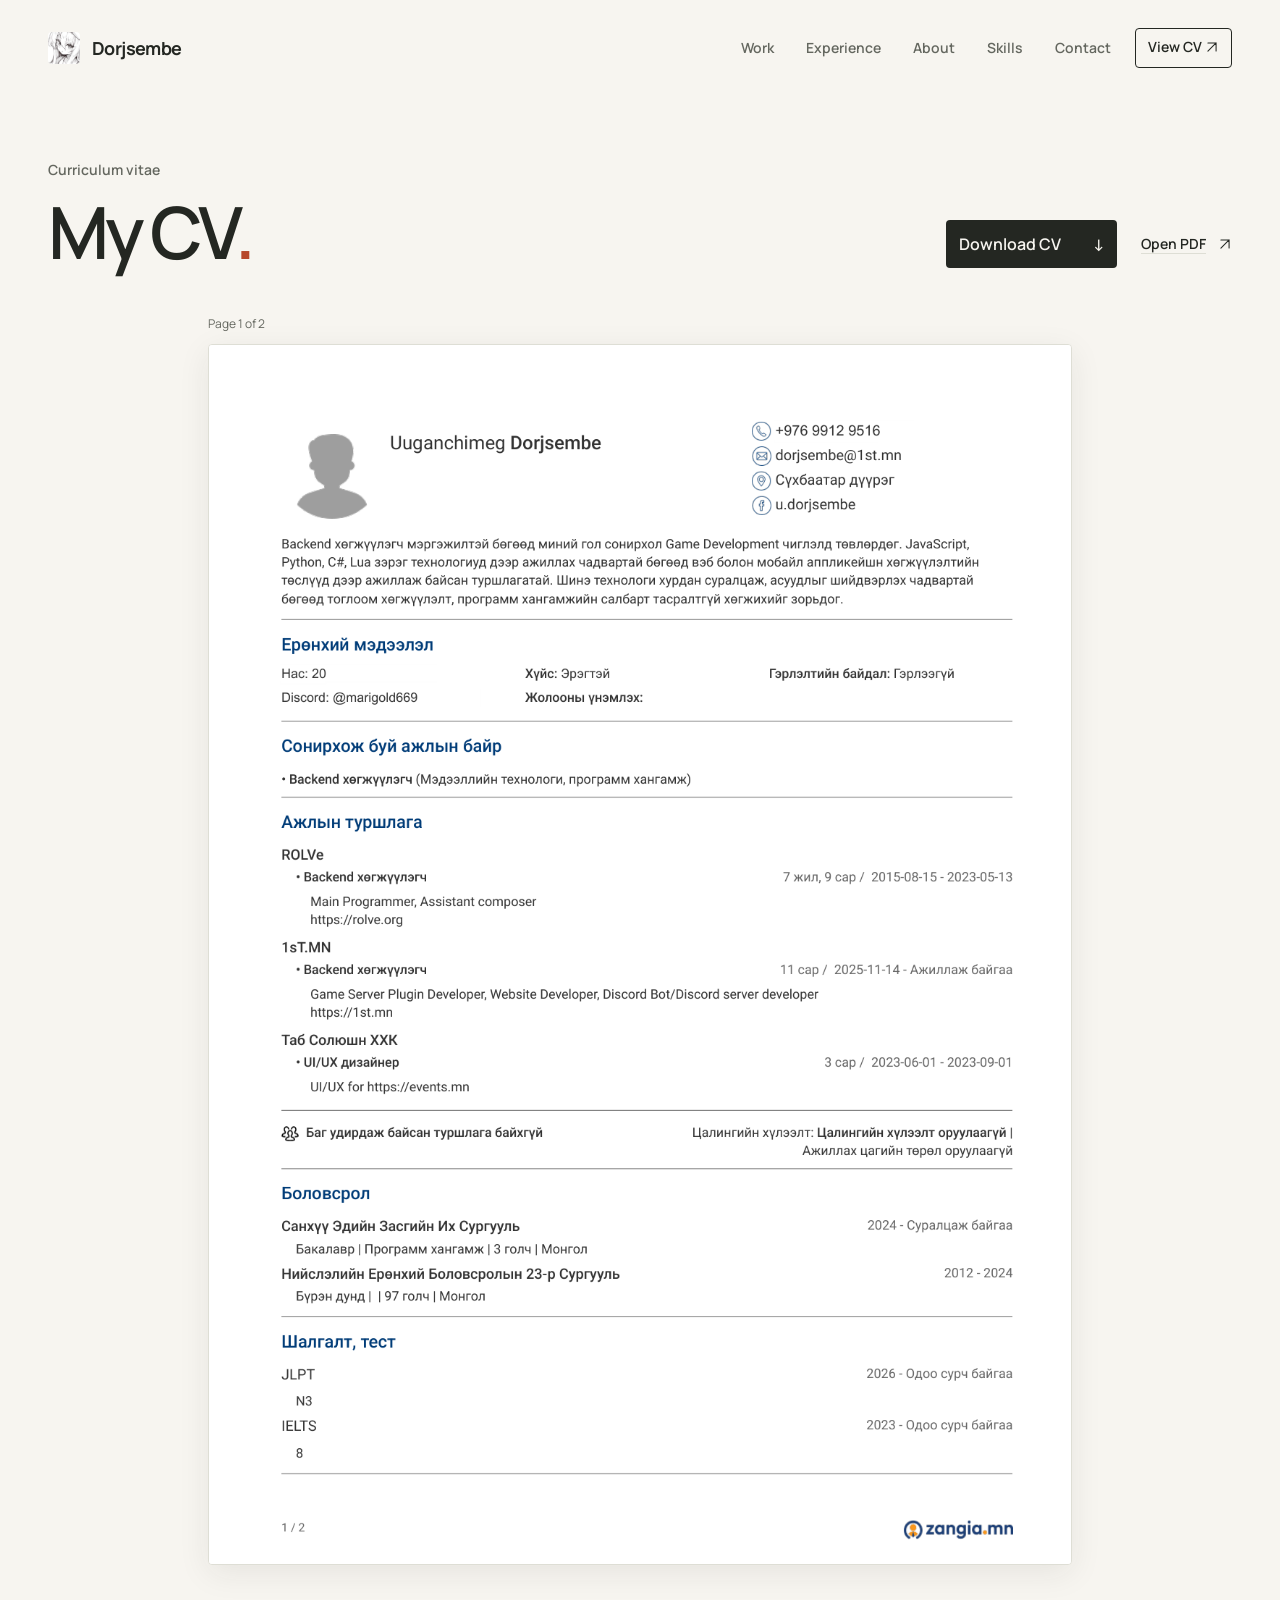
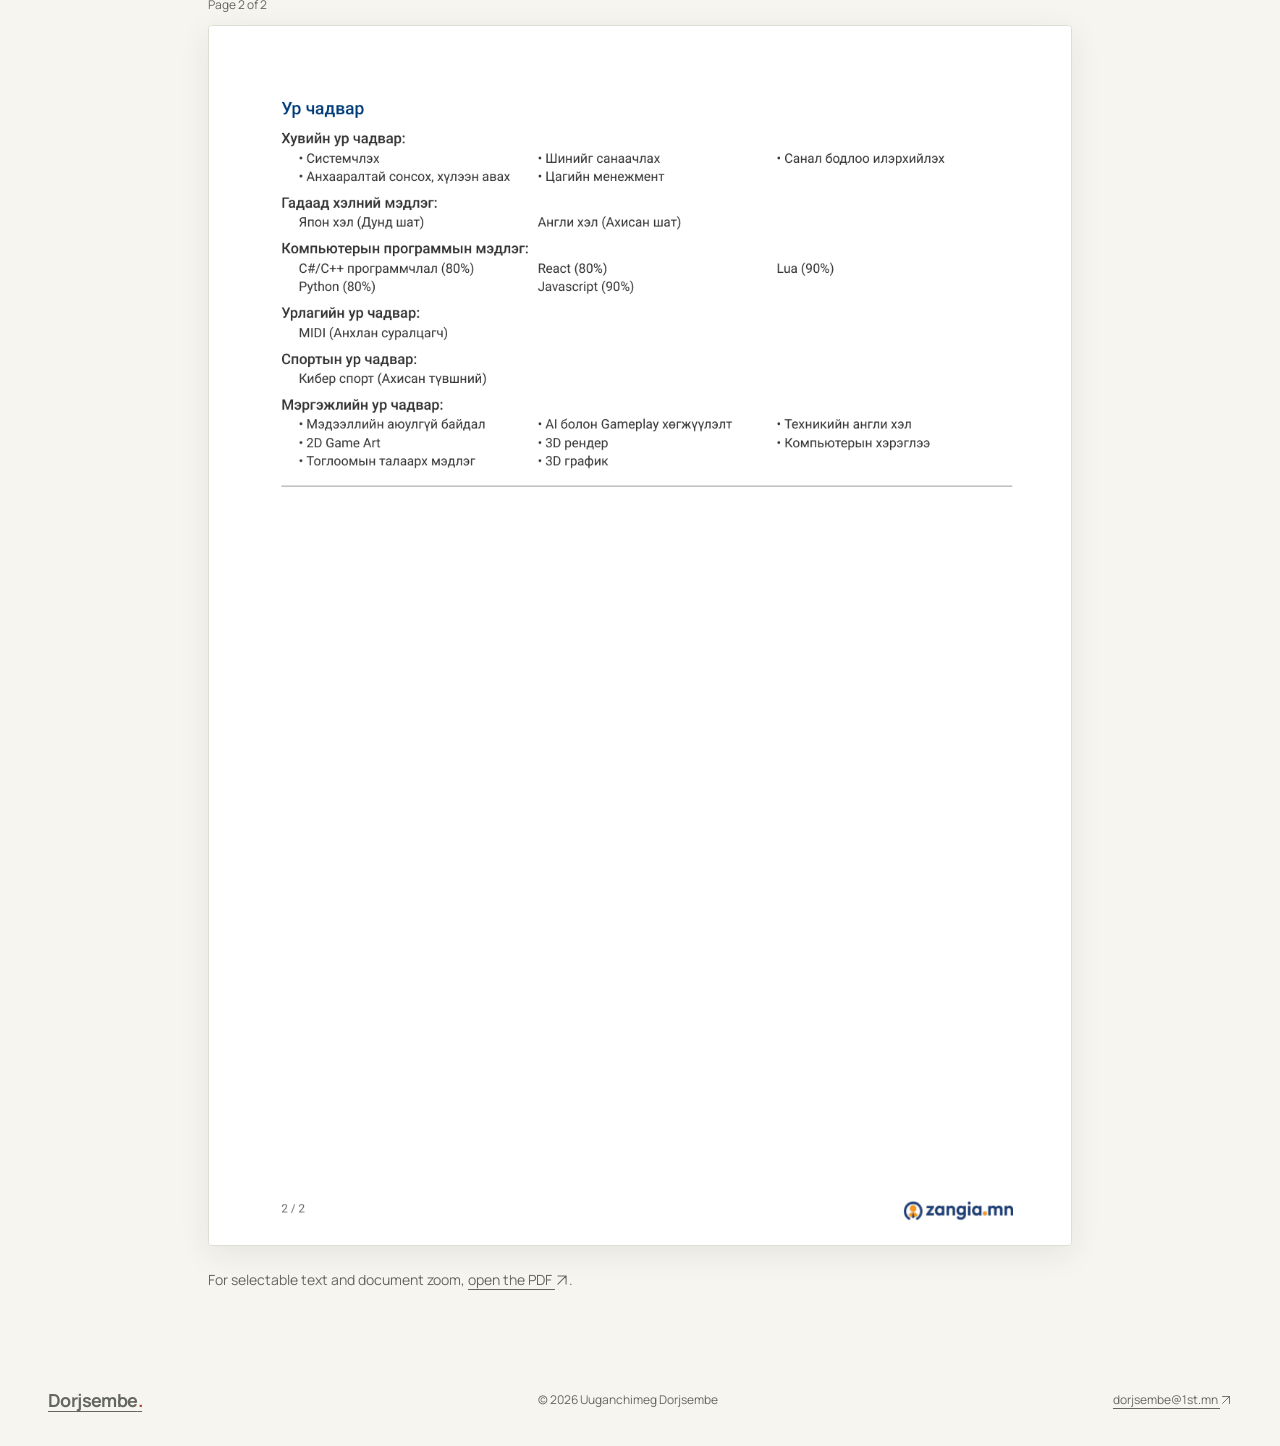
<file: cv.html>
<!doctype html>
<html lang="en">
  <head>
    <meta charset="utf-8" />
    <meta name="viewport" content="width=device-width, initial-scale=1" />
    <meta name="theme-color" content="#f7f5f0" />
    <title>CV | Dorjsembe</title>
    <meta name="description" content="View Dorjsembe’s CV and download the PDF." />
    <meta property="og:type" content="website" />
    <meta property="og:title" content="CV | Dorjsembe" />
    <meta property="og:description" content="View Dorjsembe’s CV and download the PDF." />
    <link rel="icon" href="./assets/icons/favicon.svg?v=avatar" type="image/svg+xml" />
    <link rel="preload" href="./assets/fonts/Manrope.ttf" as="font" type="font/ttf" crossorigin />
    <link rel="stylesheet" href="./css/style.css?v=link-icons-1" />
    <link rel="stylesheet" href="./css/cv.css" />
    <script src="./js/portfolio-data.js" defer></script>
    <script src="./js/main.js?v=link-icons-1" defer></script>
  </head>
  <body data-page="cv">
    <a class="skip-link" href="#main">Skip to content</a>
    <header class="site-header shell">
      <a class="wordmark" href="./index.html" aria-label="Dorjsembe home"
        ><img
          class="brand-symbol"
          src="./assets/profile/avatar.jpg"
          width="32"
          height="32"
          alt=""
        /><span data-profile-name>Dorjsembe</span></a
      >
      <nav class="desktop-nav" aria-label="Main navigation">
        <a href="./projects.html">Work</a>
        <a href="./projects.html#experience">Experience</a>
        <a href="./about.html">About</a>
        <a href="./about.html#skills">Skills</a>
        <a href="./about.html#contact">Contact</a>
      </nav>
      <a
        class="print-button"
        href="./cv.html"
        data-cv-preview-link aria-current="page"
        >View CV <span class="link-arrow" aria-hidden="true"></span></a
      >
      <details class="mobile-menu">
        <summary>
          <span class="menu-label">Menu</span
          ><span class="menu-icon" aria-hidden="true"
            ><span></span><span></span
          ></span>
        </summary>
        <nav class="mobile-panel" aria-label="Mobile navigation">
          <a href="./projects.html">Work<span class="link-arrow" aria-hidden="true"></span></a>
          <a href="./projects.html#experience"
            >Experience<span class="link-arrow" aria-hidden="true"></span></a
          >
          <a href="./about.html">About<span class="link-arrow" aria-hidden="true"></span></a>
          <a href="./about.html#skills"
            >Skills<span class="link-arrow" aria-hidden="true"></span></a
          >
          <a href="./about.html#contact"
            >Contact<span class="link-arrow" aria-hidden="true"></span></a
          ><a
            href="./cv.html"
            data-cv-preview-link aria-current="page"
            >View CV <span class="link-arrow" aria-hidden="true"></span></a
          ><a href="./print.html"
            >Print portfolio <span class="link-arrow" aria-hidden="true"></span></a
          >
        </nav>
      </details>
    </header>
    <main id="main">
      <section class="cv-intro shell" aria-labelledby="cv-title">
        <div>
          <p class="eyebrow">Curriculum vitae</p>
          <h1 class="page-title" id="cv-title">My CV<span class="name-period">.</span></h1>
        </div>
        <div class="cv-actions">
          <a
            class="button button-primary"
            href="./assets/cv/dorjsembe-cv.pdf"
            download="dorjsembe-cv.pdf"
            data-cv-file-link
            >Download CV <span aria-hidden="true">↓</span></a
          ><a
            class="text-link"
            href="./assets/cv/dorjsembe-cv.pdf"
            target="_blank"
            rel="noopener"
            aria-label="Open CV PDF in a new tab"
            data-cv-file-link
            >Open PDF <span class="link-arrow" aria-hidden="true"></span></a
          >
        </div>
      </section>
      <section class="cv-preview shell" aria-label="Two-page CV preview">
        <figure class="cv-page">
          <figcaption>Page 1 of 2</figcaption>
          <div class="cv-sheet">
            <img
              src="./assets/cv/dorjsembe-cv-page-1.png"
              alt="Page 1 of Dorjsembe’s CV: profile, work experience, education, and exams. Open the PDF for selectable text."
              width="1191"
              height="1684"
              fetchpriority="high"
              decoding="async"
            />
          </div>
        </figure>
        <figure class="cv-page">
          <figcaption>Page 2 of 2</figcaption>
          <div class="cv-sheet">
            <img
              src="./assets/cv/dorjsembe-cv-page-2.png"
              alt="Page 2 of Dorjsembe’s CV: skills and languages. Open the PDF for selectable text."
              width="1191"
              height="1684"
              loading="lazy"
              decoding="async"
            />
          </div>
        </figure>
        <p class="cv-document-note">For selectable text and document zoom, <a href="./assets/cv/dorjsembe-cv.pdf" target="_blank" rel="noopener" data-cv-file-link aria-label="Open CV PDF in a new tab">open the PDF <span class="link-arrow" aria-hidden="true"></span></a>.</p>
      </section>
    </main>
    <footer class="site-footer shell">
      <a class="wordmark" href="./index.html"
        ><span data-profile-name>Dorjsembe</span
        ><span class="wordmark-period">.</span></a
      >
      <p>© 2026 Uuganchimeg Dorjsembe</p>
      <a href="mailto:dorjsembe@1st.mn" data-email-link
        >dorjsembe@1st.mn <span class="link-arrow" aria-hidden="true"></span></a
      >
    </footer>
  </body>
</html>
</file>
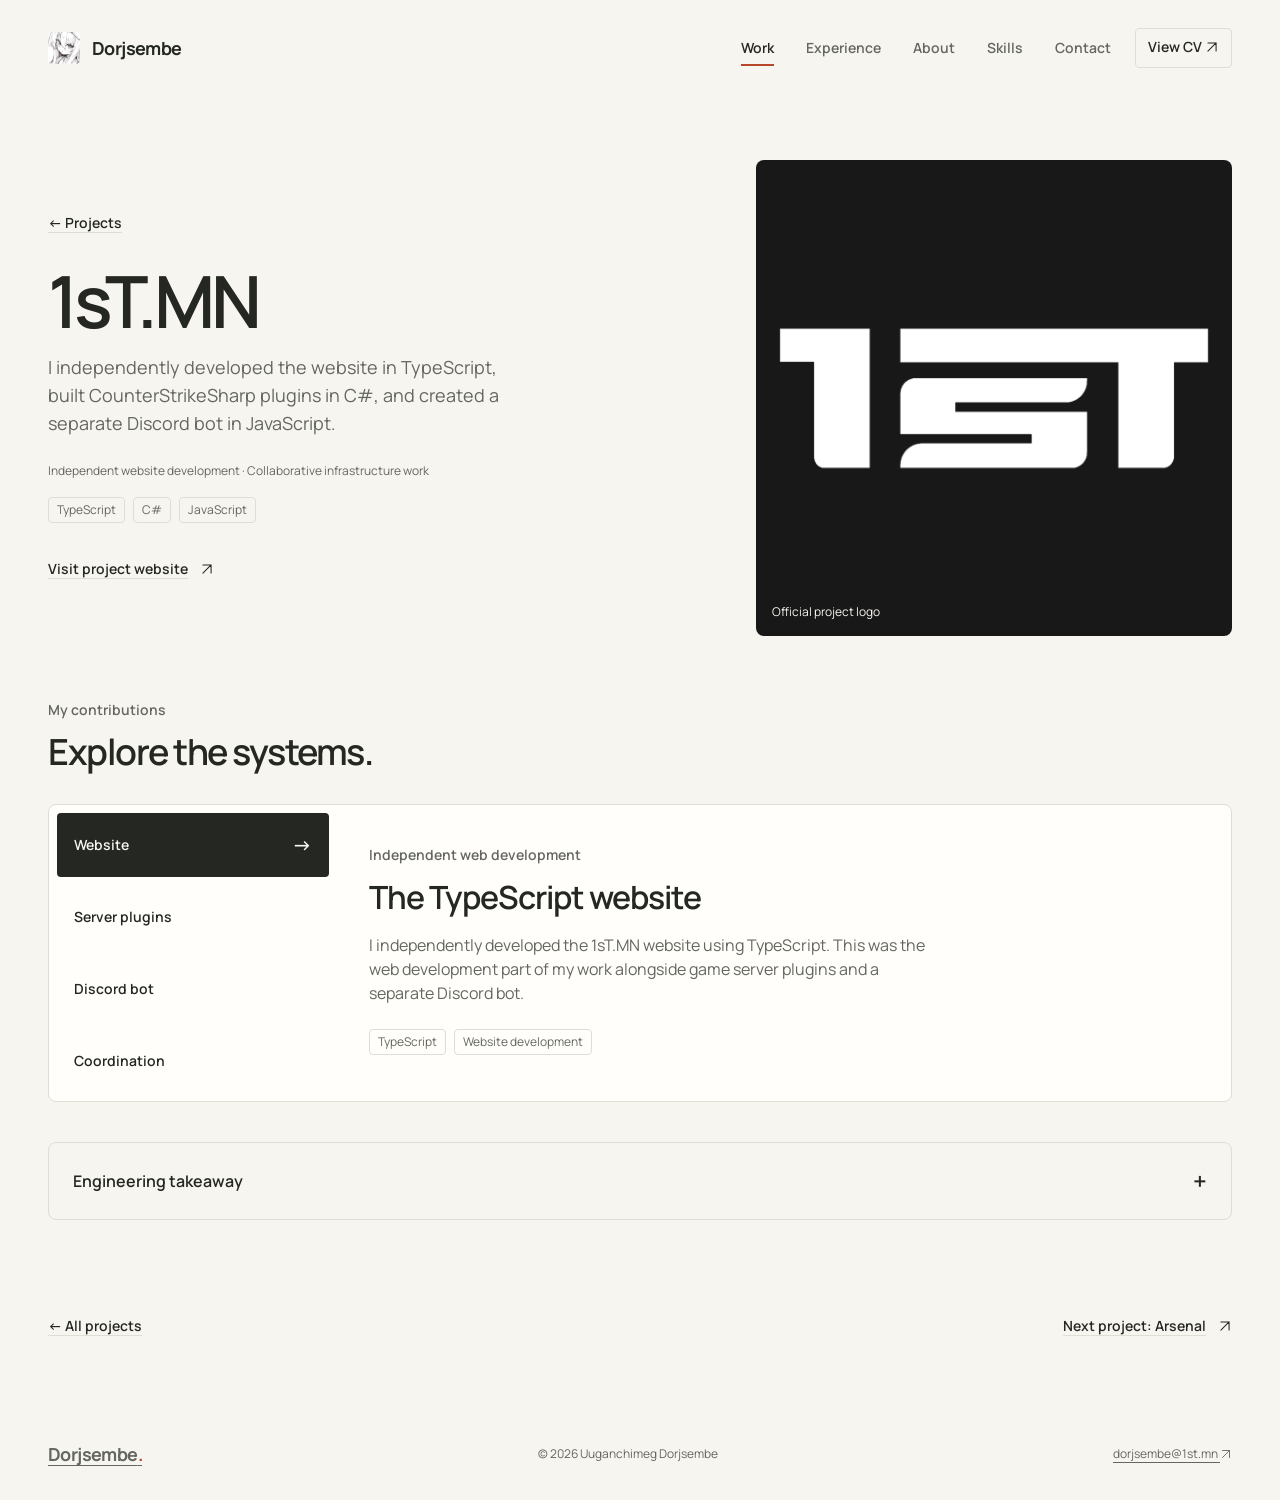
<file: first-mn.html>
<!doctype html>
<html lang="en">
  <head>
    <meta charset="utf-8" />
    <meta name="viewport" content="width=device-width, initial-scale=1" />
    <meta name="theme-color" content="#f7f5f0" />
    <title>1sT.MN | Dorjsembe</title>
    <meta
      name="description"
      content="I independently developed the website in TypeScript, built CounterStrikeSharp plugins in C#, and created a separate Discord bot in JavaScript."
    />
    <meta property="og:type" content="website" />
    <meta property="og:title" content="1sT.MN | Dorjsembe" />
    <meta
      property="og:description"
      content="I independently developed the website in TypeScript, built CounterStrikeSharp plugins in C#, and created a separate Discord bot in JavaScript."
    />
    <link
      rel="icon"
      href="./assets/icons/favicon.svg?v=avatar"
      type="image/svg+xml"
    />
    <link
      rel="preload"
      href="./assets/fonts/Manrope.ttf"
      as="font"
      type="font/ttf"
      crossorigin
    />
    <link rel="stylesheet" href="./css/style.css?v=link-icons-1" />
    <link rel="stylesheet" href="./css/print.css" media="print" />
    <link rel="stylesheet" href="./css/project-pages.css" />
    <script src="./js/portfolio-data.js" defer></script>
    <script src="./js/main.js?v=link-icons-1" defer></script>
    <script src="./js/project-pages.js?v=link-icons-1" defer></script>
  </head>
  <body data-page="project">
    <a class="skip-link" href="#main">Skip to content</a>
    <header class="site-header shell">
      <a class="wordmark" href="./index.html" aria-label="Dorjsembe home"
        ><img
          class="brand-symbol"
          src="./assets/profile/avatar.jpg"
          width="32"
          height="32"
          alt=""
        /><span data-profile-name>Dorjsembe</span></a
      >
      <nav class="desktop-nav" aria-label="Main navigation">
        <a href="./projects.html" aria-current="location">Work</a>
        <a href="./projects.html#experience">Experience</a>
        <a href="./about.html">About</a>
        <a href="./about.html#skills">Skills</a>
        <a href="./about.html#contact">Contact</a>
      </nav>
      <a class="print-button" href="./cv.html" data-cv-preview-link
        >View CV <span class="link-arrow" aria-hidden="true"></span></a
      >
      <details class="mobile-menu">
        <summary>
          <span class="menu-label">Menu</span
          ><span class="menu-icon" aria-hidden="true"
            ><span></span><span></span
          ></span>
        </summary>
        <nav class="mobile-panel" aria-label="Mobile navigation">
          <a href="./projects.html">Work<span class="link-arrow" aria-hidden="true"></span></a>
          <a href="./projects.html#experience"
            >Experience<span class="link-arrow" aria-hidden="true"></span></a
          >
          <a href="./about.html">About<span class="link-arrow" aria-hidden="true"></span></a>
          <a href="./about.html#skills"
            >Skills<span class="link-arrow" aria-hidden="true"></span></a
          >
          <a href="./about.html#contact"
            >Contact<span class="link-arrow" aria-hidden="true"></span></a
          ><a href="./cv.html" data-cv-preview-link
            >View CV <span class="link-arrow" aria-hidden="true"></span></a
          ><a href="./print.html"
            >Print portfolio <span class="link-arrow" aria-hidden="true"></span></a
          >
        </nav>
      </details>
    </header>
    <main id="main">
      <article class="project-detail" id="first-mn" data-project="first-mn">
        <section
          class="project-detail-hero shell"
          aria-labelledby="first-mn-title"
        >
          <div class="project-detail-copy">
            <a class="project-breadcrumb text-link" href="./projects.html"
              >← Projects</a
            >
            <h1 class="page-title" id="first-mn-title" data-project-title>
              1sT.MN
            </h1>
            <p data-project-summary>
              I independently developed the website in TypeScript, built
              CounterStrikeSharp plugins in C#, and created a separate Discord
              bot in JavaScript.
            </p>
            <p class="project-role">
              Independent website development · Collaborative infrastructure
              work
            </p>
            <div class="technology-list" data-project-technologies>
              <span>TypeScript</span>
              <span>C#</span>
              <span>CounterStrikeSharp</span>
              <span>JavaScript</span>
            </div>
            <div class="project-links" data-project-links>
              <a
                href="https://1st.mn/"
                target="_blank"
                rel="noopener noreferrer"
                aria-label="Visit project website (opens in a new tab)"
              >
                Visit project website <span class="link-arrow" aria-hidden="true"></span>
              </a>
            </div>
          </div>
          <figure
            class="project-detail-art first-mn-visual"
            data-project-visual
          >
            <img
              src="./assets/projects/first-mn-logo.png"
              alt="Official 1sT.MN logo"
              width="1000"
              height="1000"
            />
            <figcaption>Official project logo</figcaption>
          </figure>
        </section>
        <section
          class="systems-explorer shell"
          data-system-explorer
          aria-label="Contributions"
        >
          <div class="systems-heading">
            <p class="eyebrow">My contributions</p>
            <h2>Explore the systems.</h2>
          </div>
          <div class="systems-layout">
            <nav
              class="system-tabs"
              data-system-tabs
              aria-label="Contribution topics"
            >
              <a
                id="tab-first-mn-website"
                href="#first-mn-website"
                data-system-tab
                >Website</a
              >
              <a
                id="tab-first-mn-plugins"
                href="#first-mn-plugins"
                data-system-tab
                >Server plugins</a
              >
              <a
                id="tab-first-mn-discord-bot"
                href="#first-mn-discord-bot"
                data-system-tab
                >Discord bot</a
              >
              <a
                id="tab-first-mn-coordination"
                href="#first-mn-coordination"
                data-system-tab
                >Coordination</a
              >
            </nav>
            <div class="system-panels">
              <section
                class="system-panel"
                id="first-mn-website"
                data-system-panel
              >
                <p class="eyebrow">Independent web development</p>
                <h3>The TypeScript website</h3>
                <p>
                  I independently developed the 1sT.MN website using TypeScript.
                  This was the web development part of my work alongside game
                  server plugins and a separate Discord bot.
                </p>
                <ul class="system-tags">
                  <li>TypeScript</li>
                  <li>Website development</li>
                </ul>
              </section>
              <section
                class="system-panel"
                id="first-mn-plugins"
                data-system-panel
              >
                <p class="eyebrow">Game server development</p>
                <h3>CounterStrikeSharp plugins</h3>
                <p>
                  I developed game server plugins in C# with CounterStrikeSharp
                  as part of my 1sT.MN work. This contribution was distinct from
                  the TypeScript website and JavaScript bot.
                </p>
                <ul class="system-tags">
                  <li>C#</li>
                  <li>CounterStrikeSharp</li>
                </ul>
              </section>
              <section
                class="system-panel"
                id="first-mn-discord-bot"
                data-system-panel
              >
                <p class="eyebrow">Community programming</p>
                <h3>A separate JavaScript bot</h3>
                <p>
                  I developed a separate Discord bot in JavaScript for 1sT.MN.
                  The bot was one of my contributions alongside the website and
                  the C# game server plugins.
                </p>
                <ul class="system-tags">
                  <li>JavaScript</li>
                  <li>Discord bot</li>
                </ul>
              </section>
              <section
                class="system-panel"
                id="first-mn-coordination"
                data-system-panel
              >
                <p class="eyebrow">Collaborative development</p>
                <h3>Development and team tasks</h3>
                <p>
                  My work also included coordinating team tasks, reverse
                  engineering, and navigating collaborative development
                  challenges. These responsibilities sat alongside the website,
                  plugin, and Discord bot contributions.
                </p>
                <ul class="system-tags">
                  <li>Team coordination</li>
                  <li>Reverse engineering</li>
                </ul>
              </section>
            </div>
          </div>
        </section>
        <details class="engineering-note shell">
          <summary>
            Engineering takeaway <span aria-hidden="true">+</span>
          </summary>
          <p>
            Coordinating team tasks alongside development taught me about the
            practical challenges of collaborative work across different
            programming contexts.
          </p>
        </details>

        <nav class="project-pagination shell" aria-label="Project navigation">
          <a class="text-link" href="./projects.html">← All projects</a>
          <a
            class="text-link"
            href="./arsenal.html"
            target="_blank"
            rel="noopener noreferrer"
            aria-label="Next project: Arsenal (opens in a new tab)"
          >
            Next project: Arsenal <span class="link-arrow" aria-hidden="true"></span>
          </a>
        </nav>
      </article>
    </main>
    <footer class="site-footer shell">
      <a class="wordmark" href="./index.html"
        ><span data-profile-name>Dorjsembe</span
        ><span class="wordmark-period">.</span></a
      >
      <p>© 2026 Uuganchimeg Dorjsembe</p>
      <a href="mailto:dorjsembe@1st.mn" data-email-link
        >dorjsembe@1st.mn <span class="link-arrow" aria-hidden="true"></span></a
      >
    </footer>
  </body>
</html>
</file>
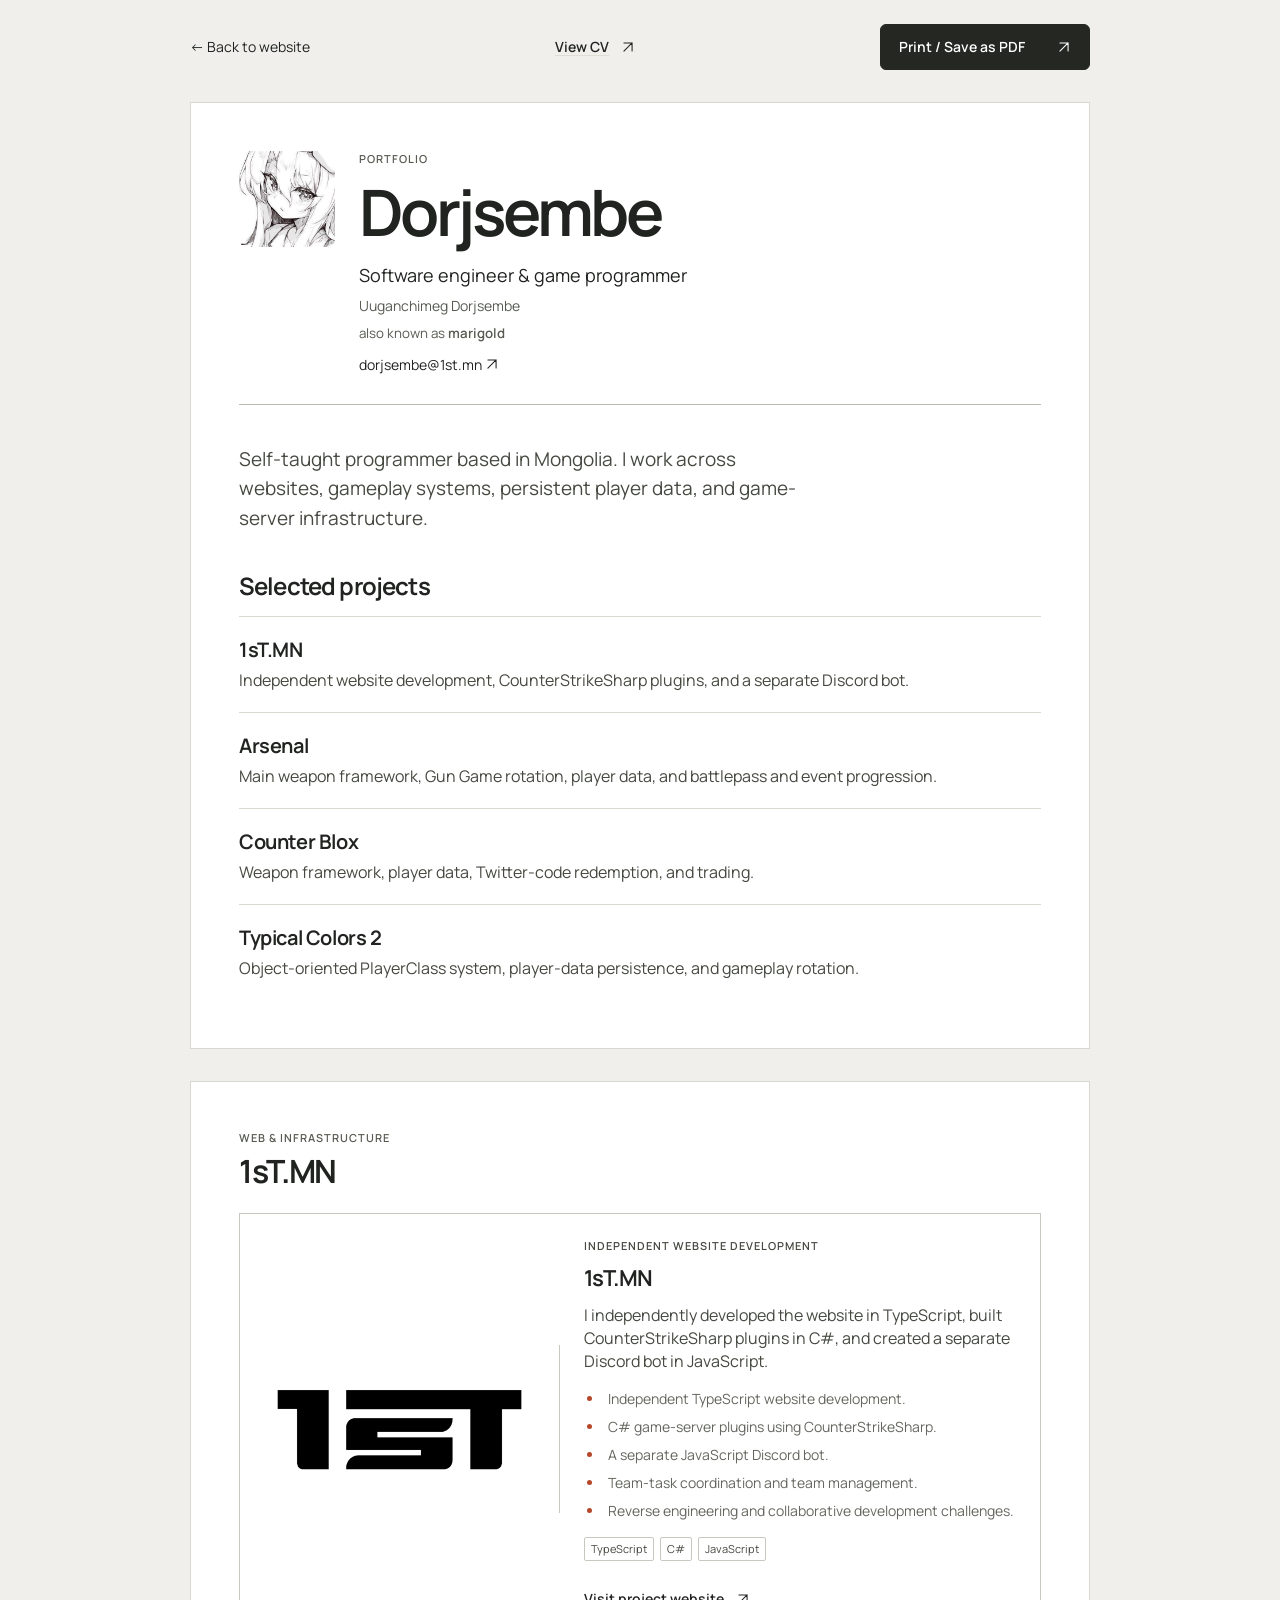
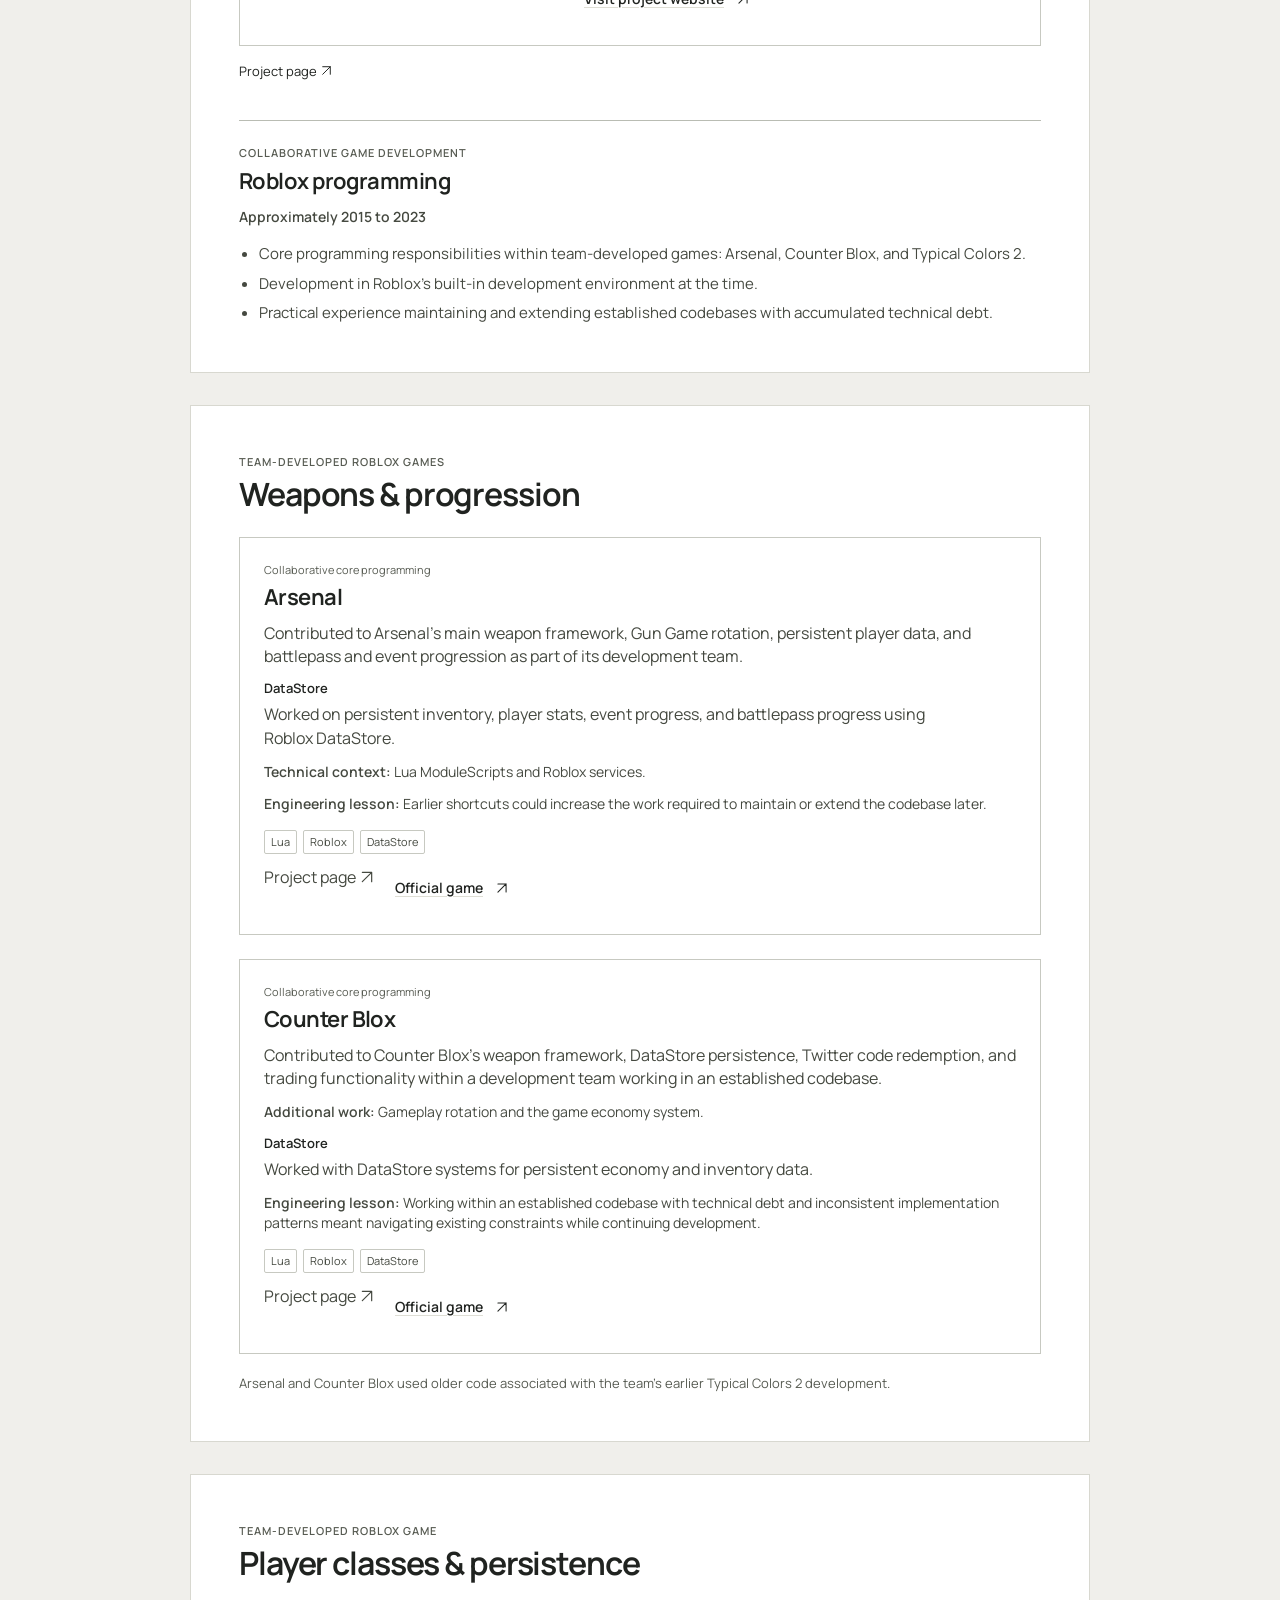
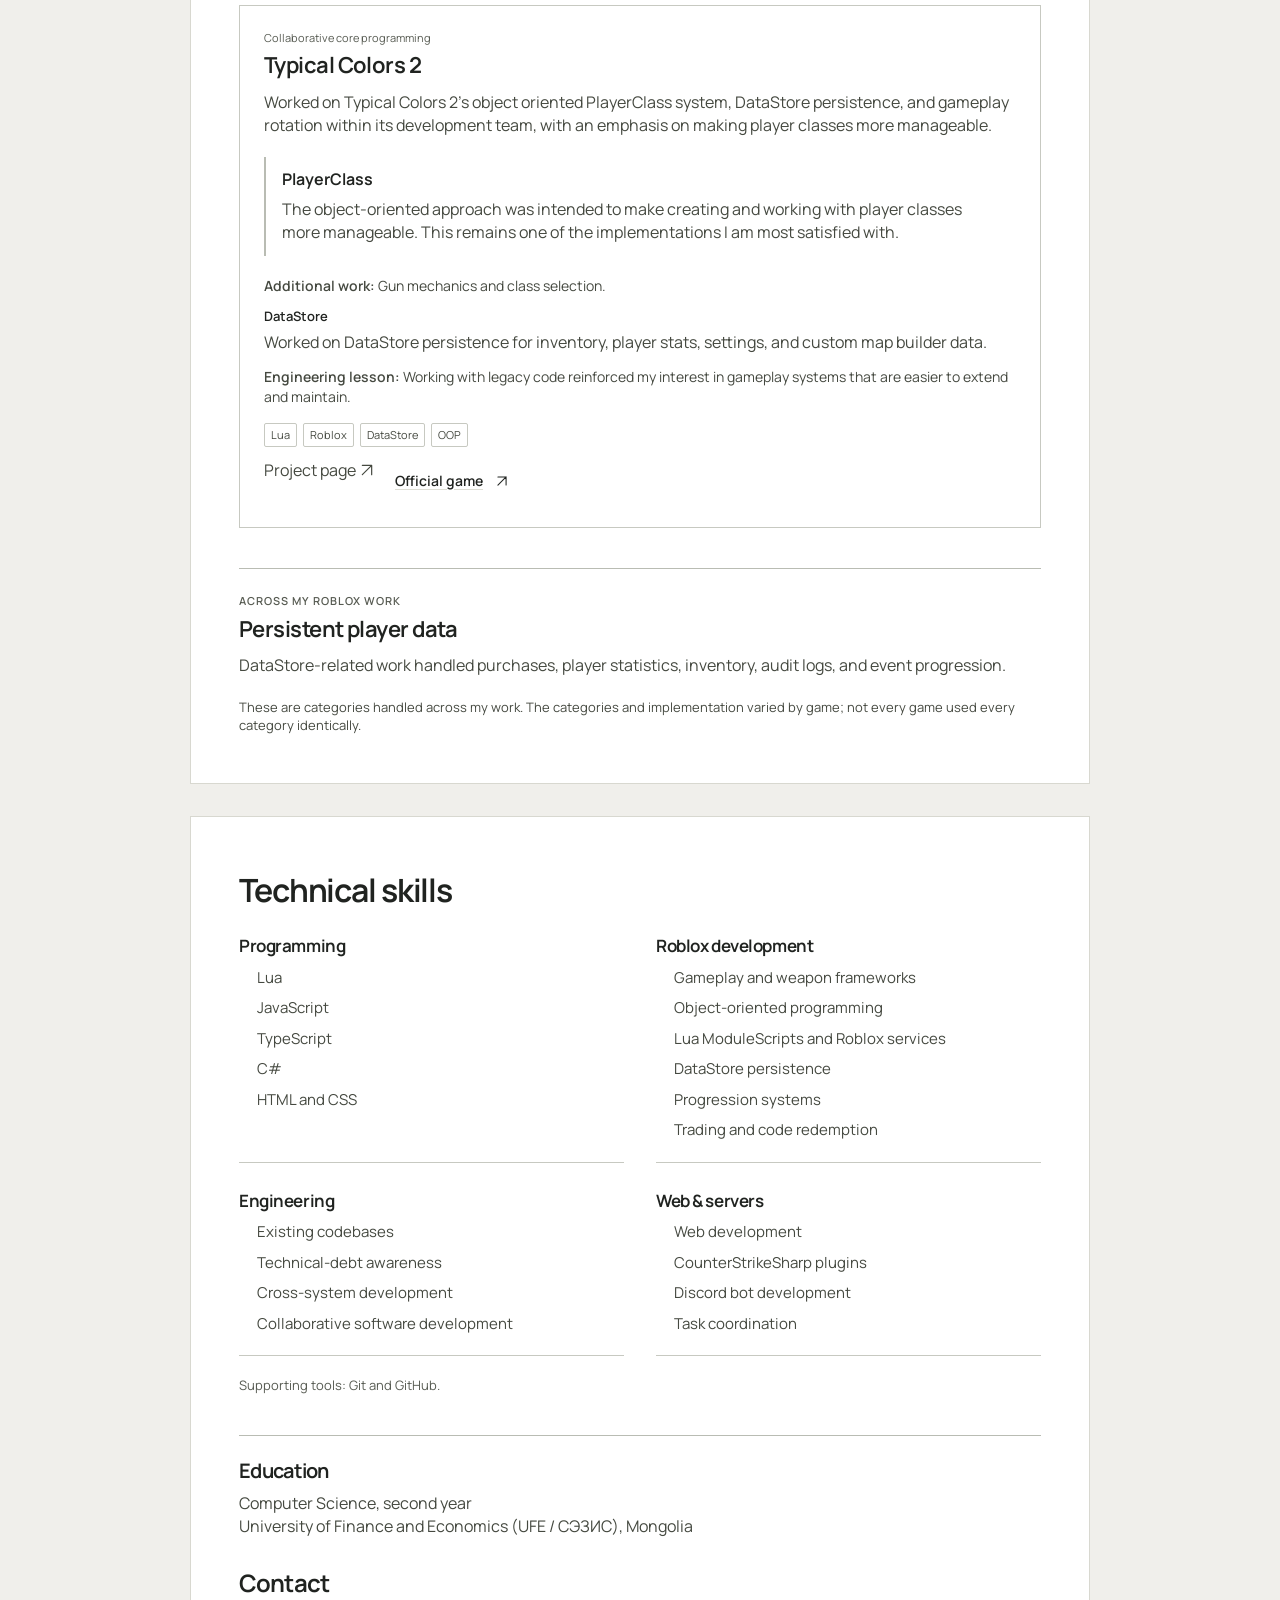
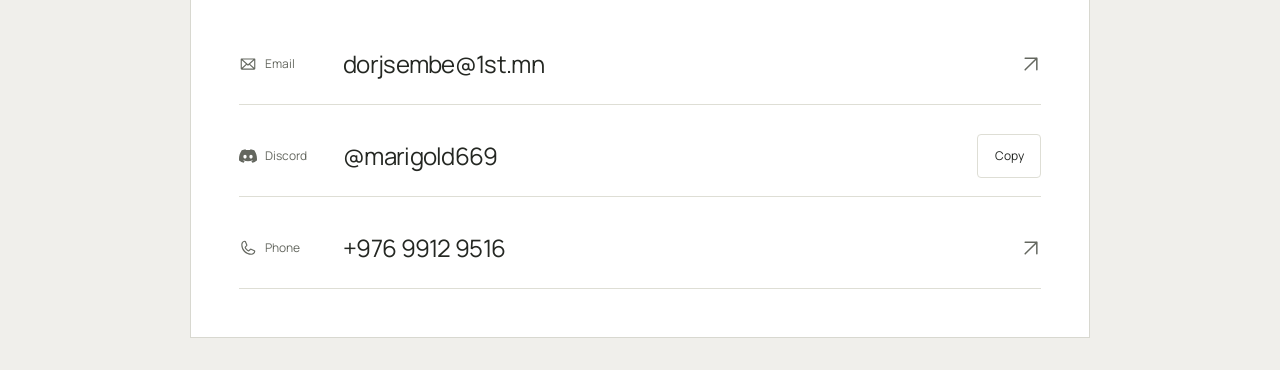
<file: print.html>
<!doctype html>
<html lang="en">
  <head>
    <meta charset="utf-8" />
    <meta name="viewport" content="width=device-width, initial-scale=1" />
    <meta name="theme-color" content="#f7f5f0" />
    <title>Printable portfolio | Dorjsembe</title>
    <meta
      name="description"
      content="Dorjsembe, also known as marigold, is a software engineer and game programmer based in Mongolia. Selected web, game-server, and collaborative Roblox programming work."
    />
    <meta property="og:type" content="website" />
    <meta property="og:title" content="Printable portfolio | Dorjsembe" />
    <meta
      property="og:description"
      content="Selected work in web development, gameplay frameworks, player-data persistence, and game-server infrastructure."
    />
    <link
      rel="icon"
      href="./assets/icons/favicon.svg?v=avatar"
      type="image/svg+xml"
    />
    <link
      rel="preload"
      href="./assets/fonts/Manrope.ttf"
      as="font"
      type="font/ttf"
      crossorigin
    />
    <link rel="stylesheet" href="./css/style.css?v=link-icons-1" />
    <link rel="stylesheet" href="./css/print.css" />
    <script src="./js/portfolio-data.js" defer></script>
    <script src="./js/main.js?v=link-icons-1" defer></script>
  </head>
  <body data-page="print">
    <header class="print-toolbar screen-only shell">
      <a href="./index.html">← Back to website</a>
      <a class="text-link" href="./cv.html" data-cv-preview-link
        >View CV <span class="link-arrow" aria-hidden="true"></span></a
      >
      <button class="button button-primary js-only" data-print type="button">
        Print / Save as PDF <span class="link-arrow" aria-hidden="true"></span>
      </button>
      <noscript>Use your browser’s Print command to save as PDF.</noscript>
    </header>
    <main id="main" class="print-document">
      <section
        class="print-page"
        id="print-profile"
        aria-labelledby="print-name"
      >
        <div class="print-heading print-profile-heading">
          <img
            class="print-avatar"
            src="./assets/profile/avatar.jpg"
            alt="Portrait of Dorjsembe"
            width="96"
            height="96"
          />
          <div>
            <p class="eyebrow">Portfolio</p>
            <h1 id="print-name" data-profile-name>Dorjsembe</h1>
            <p class="print-role">Software engineer &amp; game programmer</p>
            <p data-profile-full-name>Uuganchimeg Dorjsembe</p>
            <p class="profile-alias">
              also known as <span data-profile-alias>marigold</span>
            </p>
            <a
              class="print-email"
              href="mailto:dorjsembe@1st.mn"
              data-email-link
              >dorjsembe@1st.mn</a
            >
          </div>
        </div>
        <p class="print-intro">
          Self-taught programmer based in Mongolia. I work across websites,
          gameplay systems, persistent player data, and game-server
          infrastructure.
        </p>
        <h2>Selected projects</h2>
        <div class="print-project-index">
          <section>
            <h2>
              <a
                href="./first-mn.html"
                target="_blank"
                rel="noopener noreferrer"
                aria-label="1sT.MN project page (opens in a new tab)"
                >1sT.MN</a
              >
            </h2>
            <p>
              Independent website development, CounterStrikeSharp plugins, and a
              separate Discord bot.
            </p>
          </section>
          <section>
            <h2>
              <a
                href="./arsenal.html"
                target="_blank"
                rel="noopener noreferrer"
                aria-label="Arsenal project page (opens in a new tab)"
                >Arsenal</a
              >
            </h2>
            <p>
              Main weapon framework, Gun Game rotation, player data, and
              battlepass and event progression.
            </p>
          </section>
          <section>
            <h2>
              <a
                href="./counter-blox.html"
                target="_blank"
                rel="noopener noreferrer"
                aria-label="Counter Blox project page (opens in a new tab)"
                >Counter Blox</a
              >
            </h2>
            <p>
              Weapon framework, player data, Twitter-code redemption, and
              trading.
            </p>
          </section>
          <section>
            <h2>
              <a
                href="./typical-colors-2.html"
                target="_blank"
                rel="noopener noreferrer"
                aria-label="Typical Colors 2 project page (opens in a new tab)"
                >Typical Colors 2</a
              >
            </h2>
            <p>
              Object-oriented PlayerClass system, player-data persistence, and
              gameplay rotation.
            </p>
          </section>
        </div>
      </section>

      <section
        class="print-page"
        id="print-project"
        aria-labelledby="print-web-title"
      >
        <div class="section-header">
          <div>
            <p class="eyebrow">Web &amp; infrastructure</p>
            <h2 id="print-web-title">1sT.MN</h2>
          </div>
        </div>
        <article class="project-case" id="first-mn" data-project="first-mn">
          <div class="featured-project">
            <div class="project-visual first-mn-visual" data-project-visual>
              <img
                class="project-logo"
                src="./assets/projects/first-mn-logo.png"
                alt="Official 1sT.MN logo"
                width="1000"
                height="1000"
              />
            </div>
            <div class="project-overview">
              <p class="eyebrow">Independent website development</p>
              <h3 data-project-title>1sT.MN</h3>
              <p data-project-summary>
                I independently developed the website in TypeScript, built
                CounterStrikeSharp plugins in C#, and created a separate Discord
                bot in JavaScript.
              </p>
              <ul class="responsibility-list">
                <li>Independent TypeScript website development.</li>
                <li>C# game-server plugins using CounterStrikeSharp.</li>
                <li>A separate JavaScript Discord bot.</li>
                <li>Team-task coordination and team management.</li>
                <li>
                  Reverse engineering and collaborative development challenges.
                </li>
              </ul>
              <div class="technology-list" data-project-technologies>
                <span>TypeScript</span><span>C#</span><span>JavaScript</span>
              </div>
              <div class="project-links" data-project-links>
                <a
                  href="https://1st.mn/"
                  target="_blank"
                  rel="noopener noreferrer"
                  aria-label="Visit project website (opens in a new tab)"
                  >Visit project website <span class="link-arrow" aria-hidden="true"></span></a
                >
              </div>
            </div>
          </div>
          <p class="print-page-link">
            <a
              href="./first-mn.html"
              target="_blank"
              rel="noopener noreferrer"
              aria-label="Read the 1sT.MN project page (opens in a new tab)"
              >Project page <span class="link-arrow" aria-hidden="true"></span></a
            >
          </p>
        </article>
        <section class="print-context" aria-labelledby="print-context-title">
          <p class="eyebrow">Collaborative game development</p>
          <h3 id="print-context-title">Roblox programming</h3>
          <p class="print-period">Approximately 2015 to 2023</p>
          <ul class="print-bullets">
            <li>
              Core programming responsibilities within team-developed games:
              Arsenal, Counter Blox, and Typical Colors 2.
            </li>
            <li>
              Development in Roblox’s built-in development environment at the
              time.
            </li>
            <li>
              Practical experience maintaining and extending established
              codebases with accumulated technical debt.
            </li>
          </ul>
        </section>
      </section>

      <section
        class="print-page"
        id="print-experience"
        aria-labelledby="print-gameplay-title"
      >
        <div class="section-header">
          <div>
            <p class="eyebrow">Team-developed Roblox games</p>
            <h2 id="print-gameplay-title">Weapons &amp; progression</h2>
          </div>
        </div>
        <div class="experience-grid">
          <article class="experience-card" id="arsenal" data-project="arsenal">
            <div class="experience-content">
              <span class="entry-number">Collaborative core programming</span>
              <h3 data-project-title>Arsenal</h3>
              <p data-project-summary>
                Contributed to the main weapon framework, Gun Game rotation,
                player-data persistence, and battlepass and event progression.
              </p>
              <div class="persistence-details">
                <h4 class="contribution-label">DataStore</h4>
                <p class="persistence-copy" data-detail="0">
                  Worked on persistent inventory, player stats, event progress,
                  and battlepass progress using Roblox DataStore.
                </p>
              </div>
              <p class="print-technical">
                <strong>Technical context:</strong> Lua ModuleScripts and Roblox
                services.
              </p>
              <p class="print-lesson">
                <strong>Engineering lesson:</strong> Earlier shortcuts could
                increase the work required to maintain or extend the codebase
                later.
              </p>
              <div class="technology-list" data-project-technologies>
                <span>Lua / Roblox</span><span>DataStore</span>
              </div>
              <div class="print-reference-row">
                <p class="print-page-link">
                  <a
                    href="./arsenal.html"
                    target="_blank"
                    rel="noopener noreferrer"
                    aria-label="Read the Arsenal project page (opens in a new tab)"
                    >Project page <span class="link-arrow" aria-hidden="true"></span></a
                  >
                </p>
                <div class="project-links" data-project-links>
                  <a
                    href="https://www.roblox.com/games/286090429/Arsenal"
                    target="_blank"
                    rel="noopener noreferrer"
                    aria-label="Official Arsenal game (opens in a new tab)"
                    >Official game <span class="link-arrow" aria-hidden="true"></span></a
                  >
                </div>
              </div>
            </div>
          </article>
          <article
            class="experience-card"
            id="counter-blox"
            data-project="counter-blox"
          >
            <div class="experience-content">
              <span class="entry-number">Collaborative core programming</span>
              <h3 data-project-title>Counter Blox</h3>
              <p data-project-summary>
                Contributed to the weapon framework, DataStore systems,
                Twitter-code redemption, and trading functionality.
              </p>
              <p class="print-technical">
                <strong>Additional work:</strong> Gameplay rotation and the game
                economy system.
              </p>
              <div class="persistence-details">
                <h4 class="contribution-label">DataStore</h4>
                <p class="persistence-copy" data-detail="0">
                  Worked with DataStore systems for persistent economy and
                  inventory data.
                </p>
              </div>
              <p class="print-lesson">
                <strong>Engineering lesson:</strong> Working within an
                established codebase with technical debt and inconsistent
                implementation patterns meant navigating existing constraints
                while continuing development.
              </p>
              <div class="technology-list" data-project-technologies>
                <span>Lua / Roblox</span><span>DataStore</span>
              </div>
              <div class="print-reference-row">
                <p class="print-page-link">
                  <a
                    href="./counter-blox.html"
                    target="_blank"
                    rel="noopener noreferrer"
                    aria-label="Read the Counter Blox project page (opens in a new tab)"
                    >Project page <span class="link-arrow" aria-hidden="true"></span></a
                  >
                </p>
                <div class="project-links" data-project-links>
                  <a
                    href="https://www.roblox.com/games/301549746/Counter-Blox"
                    target="_blank"
                    rel="noopener noreferrer"
                    aria-label="Official Counter Blox game (opens in a new tab)"
                    >Official game <span class="link-arrow" aria-hidden="true"></span></a
                  >
                </div>
              </div>
            </div>
          </article>
        </div>
        <p class="print-note">
          Arsenal and Counter Blox used older code associated with the team’s
          earlier Typical Colors 2 development.
        </p>
      </section>

      <section
        class="print-page"
        id="print-architecture"
        aria-labelledby="print-architecture-title"
      >
        <div class="section-header">
          <div>
            <p class="eyebrow">Team-developed Roblox game</p>
            <h2 id="print-architecture-title">
              Player classes &amp; persistence
            </h2>
          </div>
        </div>
        <article
          class="experience-card"
          id="typical-colors-2"
          data-project="typical-colors-2"
        >
          <div class="experience-content">
            <span class="entry-number">Collaborative core programming</span>
            <h3 data-project-title>Typical Colors 2</h3>
            <p data-project-summary>
              Worked on the object-oriented PlayerClass system, player-data
              persistence, and gameplay rotation.
            </p>
            <div class="print-highlight">
              <h4>PlayerClass</h4>
              <p>
                The object-oriented approach was intended to make creating and
                working with player classes more manageable. This remains one of
                the implementations I am most satisfied with.
              </p>
            </div>
            <p class="print-technical">
              <strong>Additional work:</strong> Gun mechanics and class
              selection.
            </p>
            <div class="persistence-details">
              <h4 class="contribution-label">DataStore</h4>
              <p class="persistence-copy" data-detail="0">
                Worked on DataStore persistence for inventory, player stats,
                settings, and custom map builder data.
              </p>
            </div>
            <p class="print-lesson">
              <strong>Engineering lesson:</strong> Working with legacy code
              reinforced my interest in gameplay systems that are easier to
              extend and maintain.
            </p>
            <div class="technology-list" data-project-technologies>
              <span>Lua / Roblox</span><span>DataStore</span
              ><span>Object-oriented programming</span>
            </div>
            <div class="print-reference-row">
              <p class="print-page-link">
                <a
                  href="./typical-colors-2.html"
                  target="_blank"
                  rel="noopener noreferrer"
                  aria-label="Read the Typical Colors 2 project page (opens in a new tab)"
                  >Project page <span class="link-arrow" aria-hidden="true"></span></a
                >
              </p>
              <div class="project-links" data-project-links>
                <a
                  href="https://www.roblox.com/games/328028363/Typical-Colors-2"
                  target="_blank"
                  rel="noopener noreferrer"
                  aria-label="Official Typical Colors 2 game (opens in a new tab)"
                  >Official game <span class="link-arrow" aria-hidden="true"></span></a
                >
              </div>
            </div>
          </div>
        </article>
        <section
          class="print-context print-shared-data"
          aria-labelledby="print-data-title"
        >
          <p class="eyebrow">Across my Roblox work</p>
          <h3 id="print-data-title">Persistent player data</h3>
          <p>
            DataStore-related work handled purchases, player statistics,
            inventory, audit logs, and event progression.
          </p>
          <p class="print-note">
            These are categories handled across my work. The categories and
            implementation varied by game; not every game used every category
            identically.
          </p>
        </section>
      </section>

      <section
        class="print-page"
        id="print-skills"
        aria-labelledby="print-skills-title"
      >
        <div class="section-header">
          <h2 id="print-skills-title">Technical skills</h2>
        </div>
        <div class="skills-grid">
          <section class="skill-group" data-skill-group="0">
            <h3>Programming</h3>
            <ul>
              <li>Lua</li>
              <li>JavaScript</li>
              <li>TypeScript</li>
              <li>C#</li>
              <li>HTML and CSS</li>
            </ul>
          </section>
          <section class="skill-group" data-skill-group="1">
            <h3>Roblox development</h3>
            <ul>
              <li>Gameplay and weapon frameworks</li>
              <li>Object-oriented programming</li>
              <li>Lua ModuleScripts and Roblox services</li>
              <li>DataStore persistence</li>
              <li>Progression systems</li>
              <li>Trading and code redemption</li>
            </ul>
          </section>
          <section class="skill-group" data-skill-group="2">
            <h3>Engineering</h3>
            <ul>
              <li>Existing codebases</li>
              <li>Technical-debt awareness</li>
              <li>Cross-system development</li>
              <li>Collaborative software development</li>
            </ul>
          </section>
          <section class="skill-group" data-skill-group="3">
            <h3>Web &amp; servers</h3>
            <ul>
              <li>Web development</li>
              <li>CounterStrikeSharp plugins</li>
              <li>Discord bot development</li>
              <li>Task coordination</li>
            </ul>
          </section>
        </div>
        <p class="print-note print-tools">Supporting tools: Git and GitHub.</p>
        <div class="learning-section" data-learning hidden>
          <h3>Currently learning</h3>
          <ul></ul>
        </div>
        <div class="print-education">
          <h2>Education</h2>
          <p>
            Computer Science, second year<br />University of Finance and
            Economics (UFE / СЭЗИС), Mongolia
          </p>
        </div>
        <h2>Contact</h2>
        <div class="contact-links contact-list" data-contact-links>
          <div class="contact-item">
            <span class="contact-kind" data-contact-method="email">Email</span
            ><a href="mailto:dorjsembe@1st.mn"
              >dorjsembe@1st.mn <span class="link-arrow" aria-hidden="true"></span></a
            >
          </div>
          <div class="contact-item">
            <span class="contact-kind" data-contact-method="discord"
              >Discord</span
            >
            <div class="discord-contact">
              <span class="contact-value">@marigold669</span>
            </div>
          </div>
          <div class="contact-item">
            <span class="contact-kind" data-contact-method="phone">Phone</span
            ><a href="tel:+97699129516"
              >+976 9912 9516 <span class="link-arrow" aria-hidden="true"></span></a
            >
          </div>
        </div>
        <p data-contact-empty hidden></p>
      </section>
    </main>
  </body>
</html>
</file>
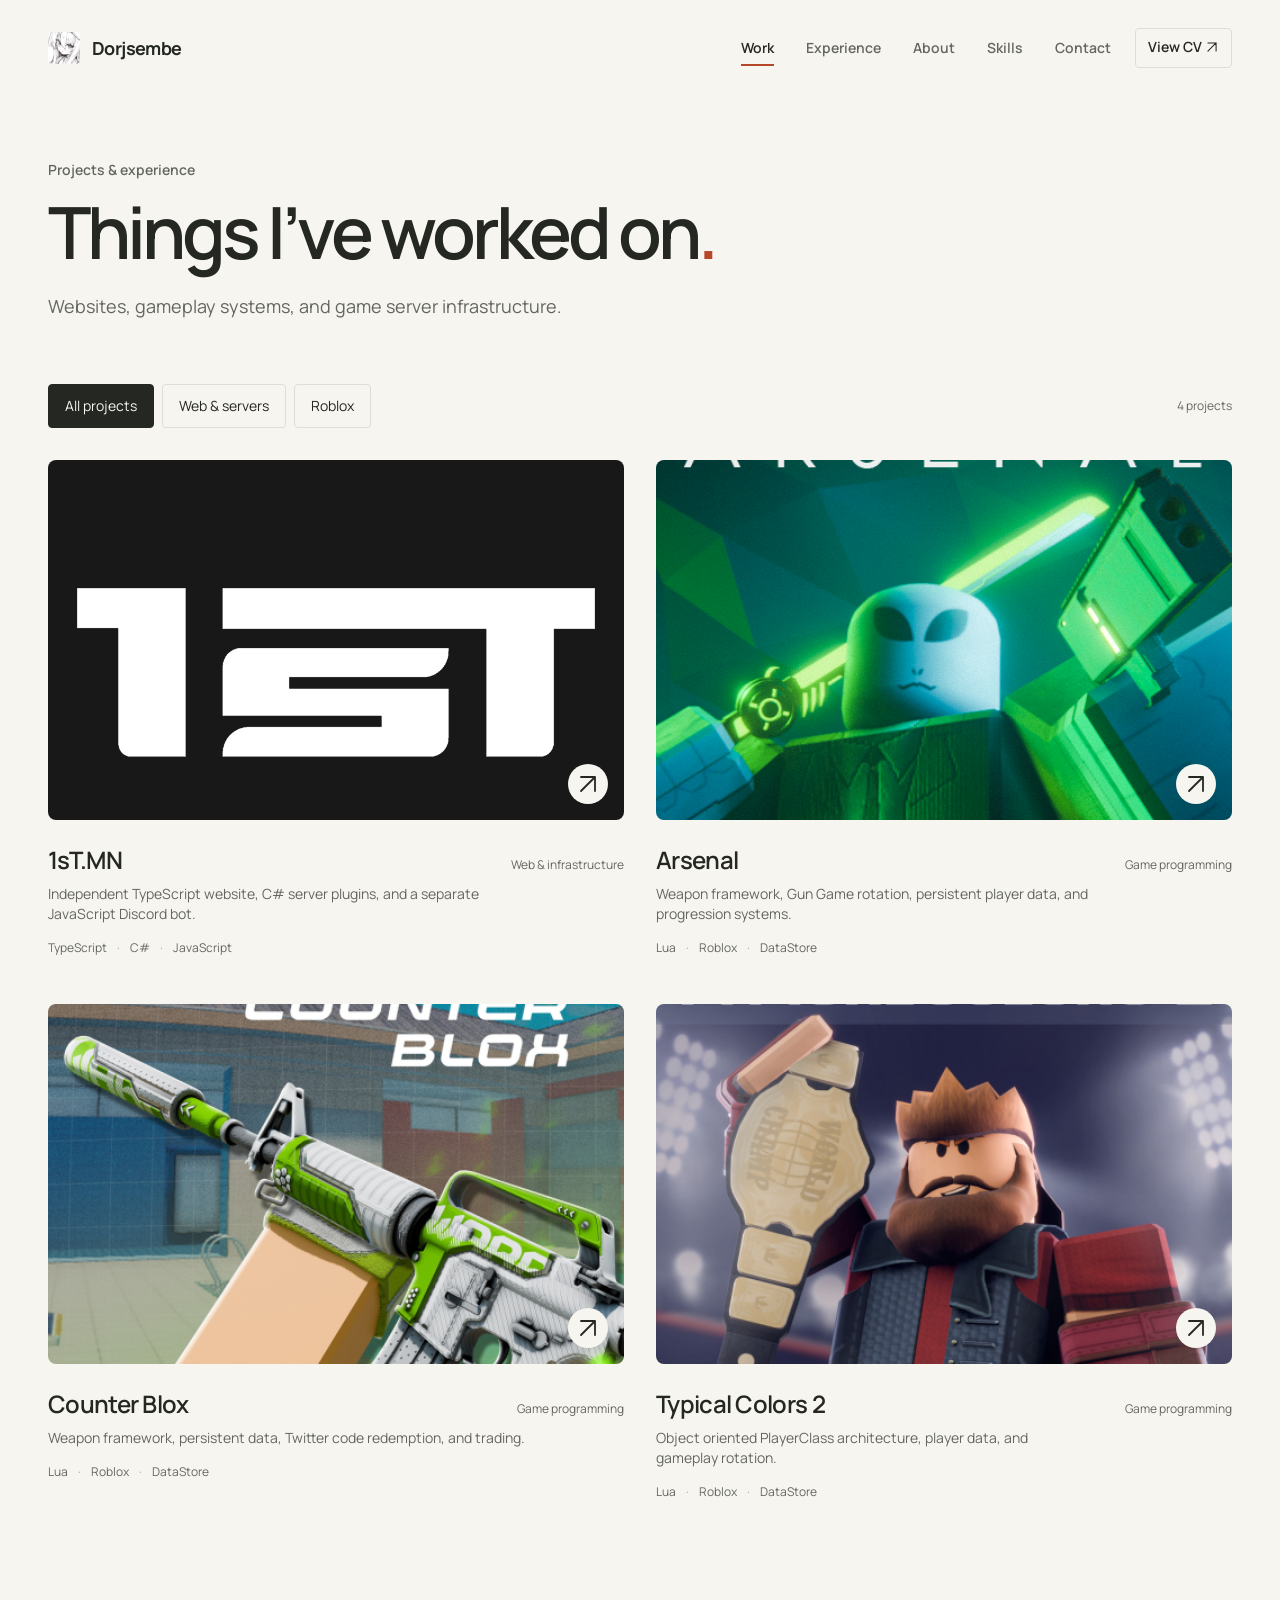
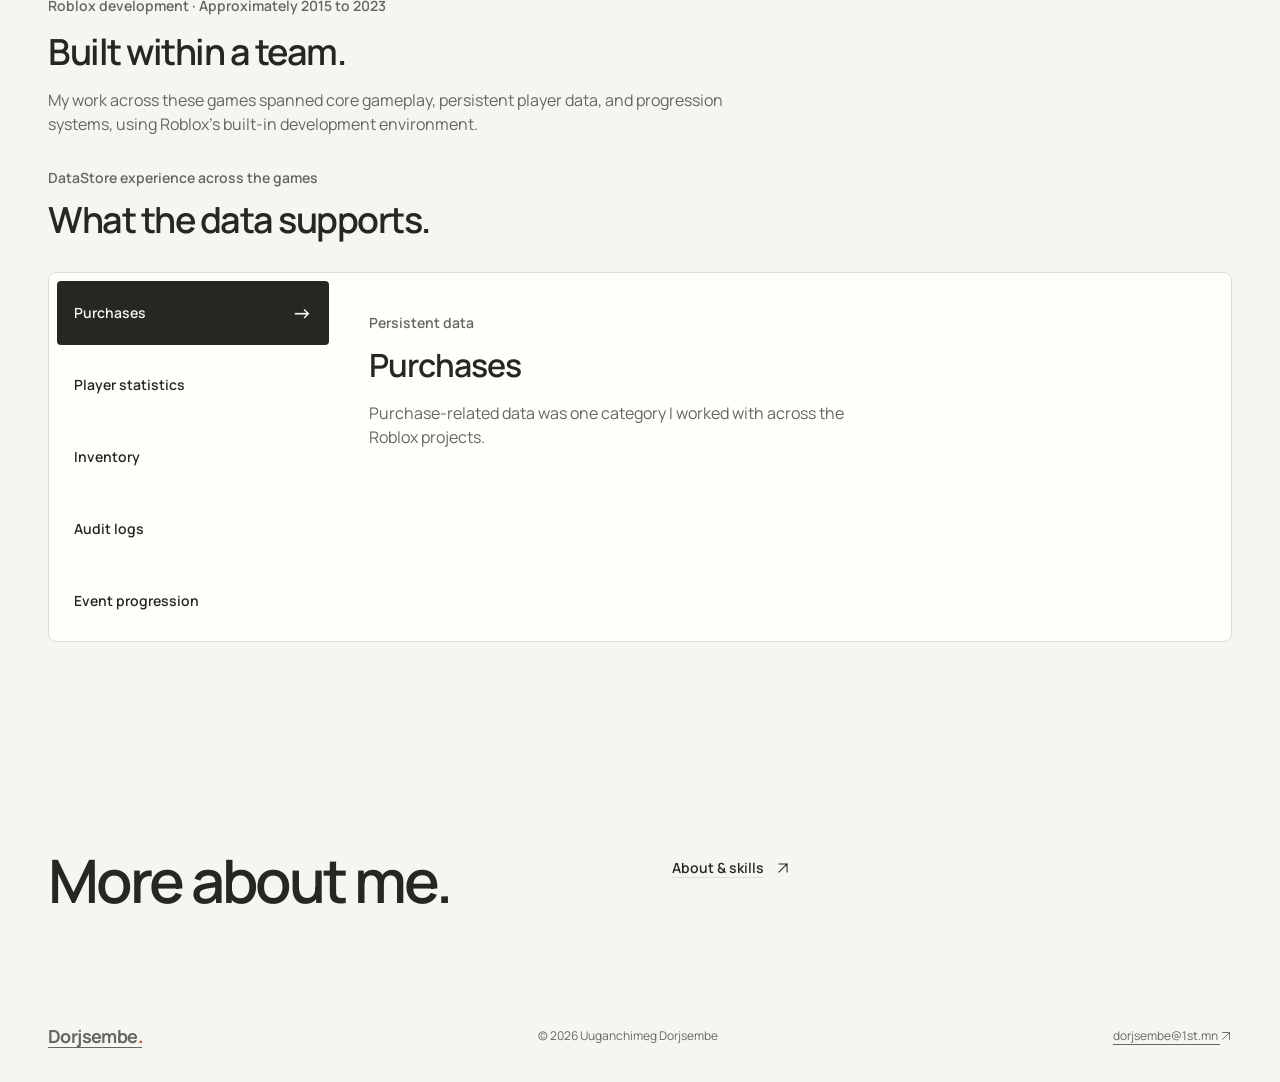
<file: projects.html>
<!doctype html>
<html lang="en">
  <head>
    <meta charset="utf-8" />
    <meta name="viewport" content="width=device-width, initial-scale=1" />
    <meta name="theme-color" content="#f7f5f0" />
    <title>Projects & experience | Dorjsembe</title>
    <meta
      name="description"
      content="Dorjsembe, also known as marigold, is a software engineer and game programmer based in Mongolia. Selected work in web development, Roblox gameplay, persistent data, and game server plugins."
    />
    <meta property="og:type" content="website" />
    <meta property="og:title" content="Projects & experience | Dorjsembe" />
    <meta
      property="og:description"
      content="Software engineer &amp; game programmer. Websites, gameplay systems, and the infrastructure behind them."
    />
    <link
      rel="icon"
      href="./assets/icons/favicon.svg?v=avatar"
      type="image/svg+xml"
    />
    <link
      rel="preload"
      href="./assets/fonts/Manrope.ttf"
      as="font"
      type="font/ttf"
      crossorigin
    />
    <link rel="stylesheet" href="./css/style.css?v=link-icons-1" />
    <link rel="stylesheet" href="./css/print.css" media="print" />
    <link rel="stylesheet" href="./css/project-pages.css" />
    <script src="./js/portfolio-data.js" defer></script>
    <script src="./js/main.js?v=link-icons-1" defer></script>
    <script src="./js/project-pages.js?v=link-icons-1" defer></script>
  </head>
  <body data-page="projects">
    <a class="skip-link" href="#main">Skip to content</a>
    <header class="site-header shell">
      <a class="wordmark" href="./index.html" aria-label="Dorjsembe home"
        ><img
          class="brand-symbol"
          src="./assets/profile/avatar.jpg"
          width="32"
          height="32"
          alt=""
        /><span data-profile-name>Dorjsembe</span></a
      >
      <nav class="desktop-nav" aria-label="Main navigation">
        <a href="./projects.html" aria-current="page">Work</a>
        <a href="./projects.html#experience">Experience</a>
        <a href="./about.html">About</a>
        <a href="./about.html#skills">Skills</a>
        <a href="./about.html#contact">Contact</a>
      </nav>
      <a class="print-button" href="./cv.html" data-cv-preview-link
        >View CV <span class="link-arrow" aria-hidden="true"></span></a
      >
      <details class="mobile-menu">
        <summary>
          <span class="menu-label">Menu</span
          ><span class="menu-icon" aria-hidden="true"
            ><span></span><span></span
          ></span>
        </summary>
        <nav class="mobile-panel" aria-label="Mobile navigation">
          <a href="./projects.html">Work<span class="link-arrow" aria-hidden="true"></span></a>
          <a href="./projects.html#experience"
            >Experience<span class="link-arrow" aria-hidden="true"></span></a
          >
          <a href="./about.html">About<span class="link-arrow" aria-hidden="true"></span></a>
          <a href="./about.html#skills"
            >Skills<span class="link-arrow" aria-hidden="true"></span></a
          >
          <a href="./about.html#contact"
            >Contact<span class="link-arrow" aria-hidden="true"></span></a
          ><a href="./cv.html" data-cv-preview-link
            >View CV <span class="link-arrow" aria-hidden="true"></span></a
          ><a href="./print.html"
            >Print portfolio <span class="link-arrow" aria-hidden="true"></span></a
          >
        </nav>
      </details>
    </header>
    <main id="main">
      <section class="page-intro shell">
        <p class="eyebrow">Projects &amp; experience</p>
        <h1 class="page-title">
          Things I’ve worked on<span class="name-period">.</span>
        </h1>
        <p>Websites, gameplay systems, and game server infrastructure.</p>
      </section>
      <section
        class="section shell project-directory"
        aria-label="Selected projects"
      >
        <div class="directory-toolbar">
          <div
            class="project-filters"
            data-project-filters
            hidden
            aria-label="Filter projects"
          >
            <button
              type="button"
              data-project-filter="all"
              aria-pressed="true"
              class="is-active"
            >
              All projects
            </button>
            <button
              type="button"
              data-project-filter="web"
              aria-pressed="false"
            >
              Web &amp; servers
            </button>
            <button
              type="button"
              data-project-filter="roblox"
              aria-pressed="false"
            >
              Roblox
            </button>
          </div>
          <p class="filter-status" data-filter-status role="status">
            4 projects
          </p>
        </div>
        <div class="work-grid">
          <article
            class="work-card"
            id="first-mn"
            data-project="first-mn"
            data-project-category="web"
          >
            <a
              class="work-preview preview-first"
              href="./first-mn.html"
              data-project-page="first-mn"
              aria-label="Read about my work on 1sT.MN (opens in a new tab)"
              target="_blank"
              rel="noopener noreferrer"
              ><img
                class="project-logo"
                src="./assets/projects/first-mn-logo.png"
                alt="Official 1sT.MN logo"
                width="1000"
                height="1000"
                loading="lazy"
            /></a>
            <div class="work-card-meta">
              <h3 data-project-title>
                <a
                  href="./first-mn.html"
                  data-project-page="first-mn"
                  aria-label="1sT.MN (opens in a new tab)"
                  target="_blank"
                  rel="noopener noreferrer"
                  >1sT.MN</a
                >
              </h3>
              <span class="project-type">Web & infrastructure</span>
            </div>
            <p class="work-description">
              Independent TypeScript website, C# server plugins, and a separate
              JavaScript Discord bot.
            </p>
            <p class="inline-tech">
              TypeScript <span>·</span> C# <span>·</span> JavaScript
            </p>
          </article>
          <article
            class="work-card"
            id="arsenal"
            data-project="arsenal"
            data-project-category="roblox"
          >
            <a
              class="work-preview preview-game"
              href="./arsenal.html"
              data-project-page="arsenal"
              aria-label="Read about my Arsenal contributions (opens in a new tab)"
              target="_blank"
              rel="noopener noreferrer"
              ><img
                src="./assets/projects/arsenal-rolve.png"
                alt="Official Arsenal game artwork"
                width="512"
                height="512"
                loading="lazy"
            /></a>
            <div class="work-card-meta">
              <h3 data-project-title>
                <a
                  href="./arsenal.html"
                  data-project-page="arsenal"
                  aria-label="Arsenal (opens in a new tab)"
                  target="_blank"
                  rel="noopener noreferrer"
                  >Arsenal</a
                >
              </h3>
              <span class="project-type">Game programming</span>
            </div>
            <p class="work-description">
              Weapon framework, Gun Game rotation, persistent player data, and
              progression systems.
            </p>
            <p class="inline-tech">
              Lua <span>·</span> Roblox <span>·</span> DataStore
            </p>
          </article>
          <article
            class="work-card"
            id="counter-blox"
            data-project="counter-blox"
            data-project-category="roblox"
          >
            <a
              class="work-preview preview-game"
              href="./counter-blox.html"
              data-project-page="counter-blox"
              aria-label="Read about my Counter Blox contributions (opens in a new tab)"
              target="_blank"
              rel="noopener noreferrer"
              ><img
                src="./assets/projects/counter-blox.png"
                alt="Official Counter Blox game artwork"
                width="512"
                height="512"
                loading="lazy"
            /></a>
            <div class="work-card-meta">
              <h3 data-project-title>
                <a
                  href="./counter-blox.html"
                  data-project-page="counter-blox"
                  aria-label="Counter Blox (opens in a new tab)"
                  target="_blank"
                  rel="noopener noreferrer"
                  >Counter Blox</a
                >
              </h3>
              <span class="project-type">Game programming</span>
            </div>
            <p class="work-description">
              Weapon framework, persistent data, Twitter code redemption, and
              trading.
            </p>
            <p class="inline-tech">
              Lua <span>·</span> Roblox <span>·</span> DataStore
            </p>
          </article>
          <article
            class="work-card"
            id="typical-colors-2"
            data-project="typical-colors-2"
            data-project-category="roblox"
          >
            <a
              class="work-preview preview-game"
              href="./typical-colors-2.html"
              data-project-page="typical-colors-2"
              aria-label="Read about my Typical Colors 2 contributions (opens in a new tab)"
              target="_blank"
              rel="noopener noreferrer"
              ><img
                src="./assets/projects/typical-colors-2.png"
                alt="Official Typical Colors 2 game artwork"
                width="512"
                height="512"
                loading="lazy"
            /></a>
            <div class="work-card-meta">
              <h3 data-project-title>
                <a
                  href="./typical-colors-2.html"
                  data-project-page="typical-colors-2"
                  aria-label="Typical Colors 2 (opens in a new tab)"
                  target="_blank"
                  rel="noopener noreferrer"
                  >Typical Colors 2</a
                >
              </h3>
              <span class="project-type">Game programming</span>
            </div>
            <p class="work-description">
              Object oriented PlayerClass architecture, player data, and
              gameplay rotation.
            </p>
            <p class="inline-tech">
              Lua <span>·</span> Roblox <span>·</span> DataStore
            </p>
          </article>
        </div>
      </section>
      <section
        class="experience-context shell"
        id="experience"
        aria-labelledby="experience-title"
      >
        <p class="eyebrow">Roblox development · Approximately 2015 to 2023</p>
        <h2 id="experience-title">Built within a team.</h2>
        <p>
          My work across these games spanned core gameplay, persistent player
          data, and progression systems, using Roblox’s built-in development
          environment.
        </p>
        <div
          class="systems-explorer"
          data-system-explorer
          aria-label="Shared DataStore experience"
        >
          <div class="systems-heading">
            <p class="eyebrow">DataStore experience across the games</p>
            <h2>What the data supports.</h2>
          </div>
          <div class="systems-layout">
            <nav
              class="system-tabs"
              data-system-tabs
              aria-label="Data categories"
            >
              <a id="tab-data-purchases" href="#data-purchases" data-system-tab
                >Purchases</a
              >
              <a
                id="tab-data-statistics"
                href="#data-statistics"
                data-system-tab
                >Player statistics</a
              >
              <a id="tab-data-inventory" href="#data-inventory" data-system-tab
                >Inventory</a
              >
              <a id="tab-data-audit" href="#data-audit" data-system-tab
                >Audit logs</a
              >
              <a id="tab-data-events" href="#data-events" data-system-tab
                >Event progression</a
              >
            </nav>
            <div class="system-panels">
              <section
                class="system-panel"
                id="data-purchases"
                data-system-panel
              >
                <p class="eyebrow">Persistent data</p>
                <h3>Purchases</h3>
                <p>
                  Purchase-related data was one category I worked with across
                  the Roblox projects.
                </p>
              </section>
              <section
                class="system-panel"
                id="data-statistics"
                data-system-panel
              >
                <p class="eyebrow">Persistent data</p>
                <h3>Player statistics</h3>
                <p>
                  Player statistics retained between sessions, with
                  project-specific details on each game’s page.
                </p>
              </section>
              <section
                class="system-panel"
                id="data-inventory"
                data-system-panel
              >
                <p class="eyebrow">Persistent data</p>
                <h3>Inventory</h3>
                <p>
                  Inventory persistence was part of my DataStore work on
                  Arsenal, Counter Blox, and Typical Colors 2.
                </p>
              </section>
              <section class="system-panel" id="data-audit" data-system-panel>
                <p class="eyebrow">Persistent data</p>
                <h3>Audit logs</h3>
                <p>
                  My shared DataStore experience also included audit log data
                  within the games I contributed to.
                </p>
              </section>
              <section class="system-panel" id="data-events" data-system-panel>
                <p class="eyebrow">Persistent data</p>
                <h3>Event progression</h3>
                <p>
                  Retaining progression between sessions, including Arsenal’s
                  event and battlepass progress.
                </p>
              </section>
            </div>
          </div>
        </div>
      </section>
      <section class="contact-section shell">
        <div class="contact-layout">
          <h2>More about me.</h2>
          <a class="text-link" href="./about.html"
            >About &amp; skills <span class="link-arrow" aria-hidden="true"></span></a
          >
        </div>
      </section>
    </main>
    <footer class="site-footer shell">
      <a class="wordmark" href="./index.html"
        ><span data-profile-name>Dorjsembe</span
        ><span class="wordmark-period">.</span></a
      >
      <p>© 2026 Uuganchimeg Dorjsembe</p>
      <a href="mailto:dorjsembe@1st.mn" data-email-link
        >dorjsembe@1st.mn <span class="link-arrow" aria-hidden="true"></span></a
      >
    </footer>
  </body>
</html>
</file>
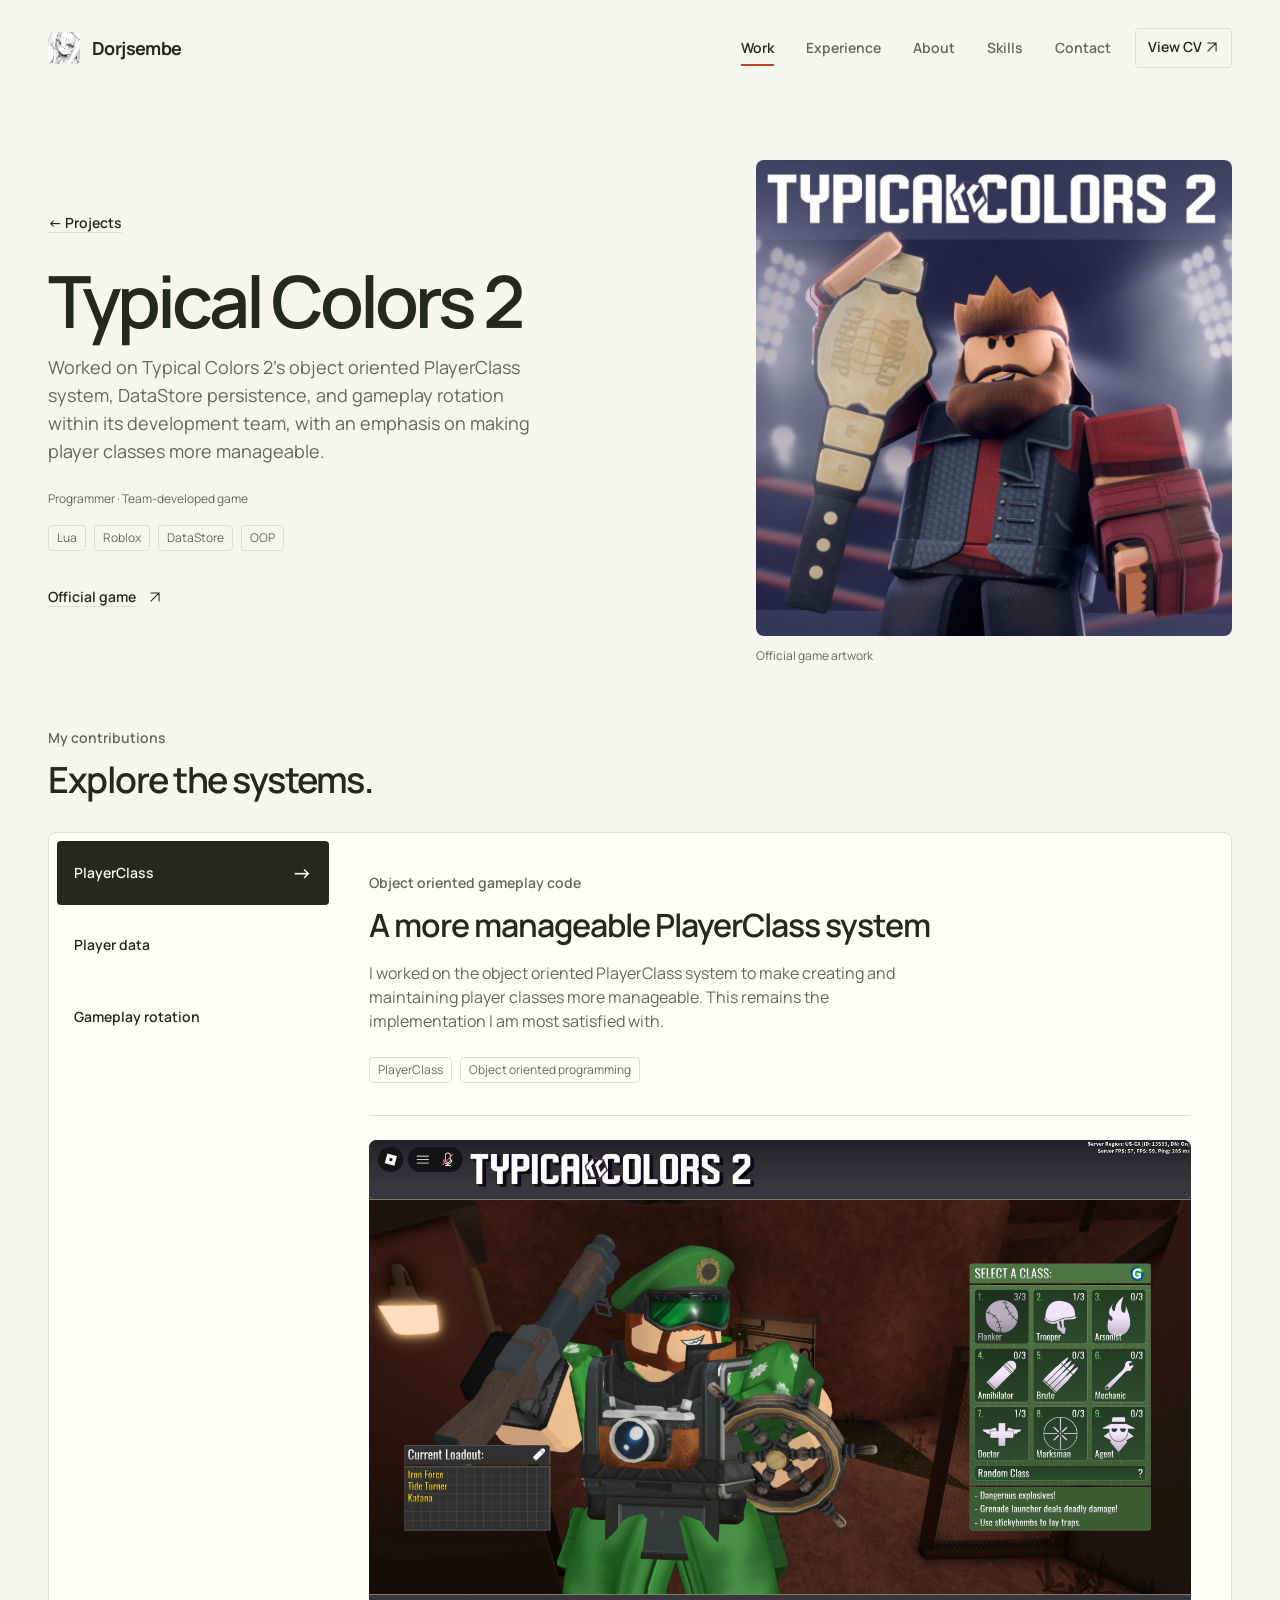
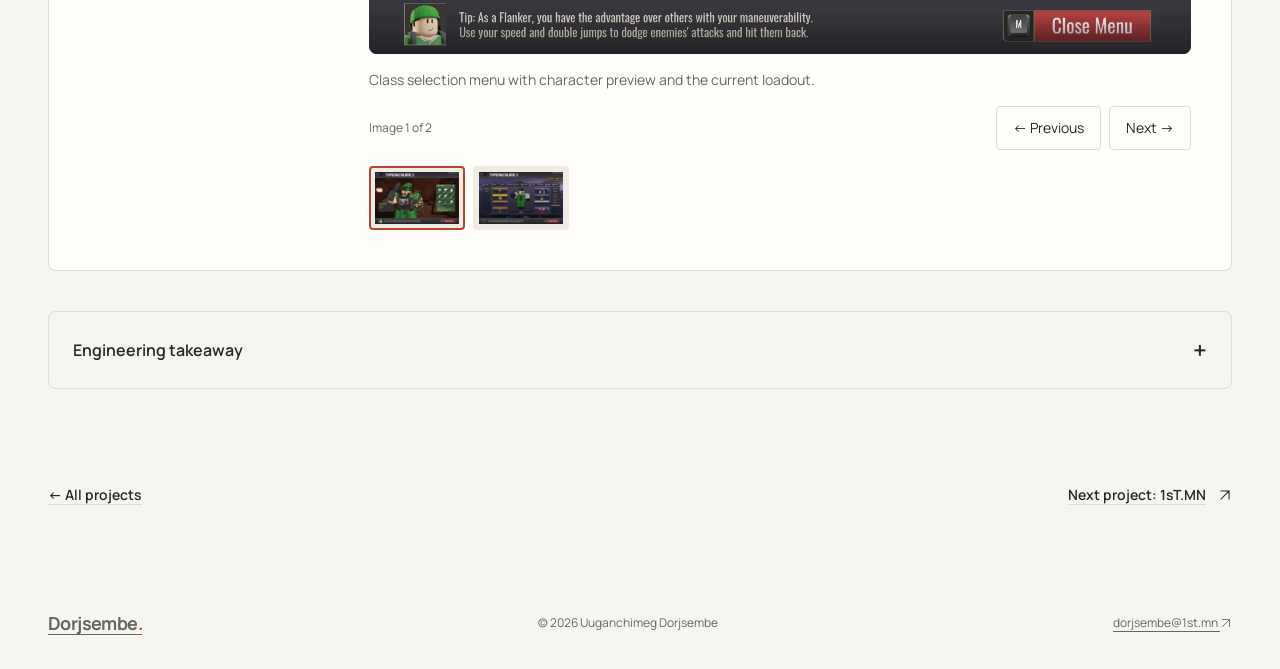
<file: typical-colors-2.html>
<!doctype html>
<html lang="en">
  <head>
    <meta charset="utf-8" />
    <meta name="viewport" content="width=device-width, initial-scale=1" />
    <meta name="theme-color" content="#f7f5f0" />
    <title>Typical Colors 2 | Dorjsembe</title>
    <meta
      name="description"
      content="Worked on Typical Colors 2’s object oriented PlayerClass system, player data persistence, and gameplay rotation within the development team."
    />
    <meta property="og:type" content="website" />
    <meta property="og:title" content="Typical Colors 2 | Dorjsembe" />
    <meta
      property="og:description"
      content="Worked on Typical Colors 2’s object oriented PlayerClass system, player data persistence, and gameplay rotation within the development team."
    />
    <link
      rel="icon"
      href="./assets/icons/favicon.svg?v=avatar"
      type="image/svg+xml"
    />
    <link
      rel="preload"
      href="./assets/fonts/Manrope.ttf"
      as="font"
      type="font/ttf"
      crossorigin
    />
    <link rel="stylesheet" href="./css/style.css?v=link-icons-1" />
    <link rel="stylesheet" href="./css/print.css" media="print" />
    <link rel="stylesheet" href="./css/project-pages.css" />
    <script src="./js/portfolio-data.js" defer></script>
    <script src="./js/main.js?v=link-icons-1" defer></script>
    <script src="./js/project-pages.js?v=link-icons-1" defer></script>
  </head>
  <body data-page="project">
    <a class="skip-link" href="#main">Skip to content</a>
    <header class="site-header shell">
      <a class="wordmark" href="./index.html" aria-label="Dorjsembe home"
        ><img
          class="brand-symbol"
          src="./assets/profile/avatar.jpg"
          width="32"
          height="32"
          alt=""
        /><span data-profile-name>Dorjsembe</span></a
      >
      <nav class="desktop-nav" aria-label="Main navigation">
        <a href="./projects.html" aria-current="location">Work</a>
        <a href="./projects.html#experience">Experience</a>
        <a href="./about.html">About</a>
        <a href="./about.html#skills">Skills</a>
        <a href="./about.html#contact">Contact</a>
      </nav>
      <a class="print-button" href="./cv.html" data-cv-preview-link
        >View CV <span class="link-arrow" aria-hidden="true"></span></a
      >
      <details class="mobile-menu">
        <summary>
          <span class="menu-label">Menu</span
          ><span class="menu-icon" aria-hidden="true"
            ><span></span><span></span
          ></span>
        </summary>
        <nav class="mobile-panel" aria-label="Mobile navigation">
          <a href="./projects.html">Work<span class="link-arrow" aria-hidden="true"></span></a>
          <a href="./projects.html#experience"
            >Experience<span class="link-arrow" aria-hidden="true"></span></a
          >
          <a href="./about.html">About<span class="link-arrow" aria-hidden="true"></span></a>
          <a href="./about.html#skills"
            >Skills<span class="link-arrow" aria-hidden="true"></span></a
          >
          <a href="./about.html#contact"
            >Contact<span class="link-arrow" aria-hidden="true"></span></a
          ><a href="./cv.html" data-cv-preview-link
            >View CV <span class="link-arrow" aria-hidden="true"></span></a
          ><a href="./print.html"
            >Print portfolio <span class="link-arrow" aria-hidden="true"></span></a
          >
        </nav>
      </details>
    </header>
    <main id="main">
      <article
        class="project-detail"
        id="typical-colors-2"
        data-project="typical-colors-2"
      >
        <section
          class="project-detail-hero shell"
          aria-labelledby="typical-colors-2-title"
        >
          <div class="project-detail-copy">
            <a class="project-breadcrumb text-link" href="./projects.html"
              >← Projects</a
            >
            <h1
              class="page-title"
              id="typical-colors-2-title"
              data-project-title
            >
              Typical Colors 2
            </h1>
            <p data-project-summary>
              Worked on Typical Colors 2’s object oriented PlayerClass system,
              player data persistence, and gameplay rotation within the
              development team.
            </p>
            <p class="project-role">Programmer · Team-developed game</p>
            <div class="technology-list" data-project-technologies>
              <span>Lua</span>
              <span>Roblox</span>
              <span>Object oriented programming</span>
              <span>DataStore</span>
            </div>
            <div class="project-links" data-project-links>
              <a
                href="https://www.roblox.com/games/328028363/Typical-Colors-2"
                target="_blank"
                rel="noopener noreferrer"
                aria-label="Official game (opens in a new tab)"
              >
                Official game <span class="link-arrow" aria-hidden="true"></span>
              </a>
            </div>
          </div>
          <figure class="project-detail-art" data-project-visual>
            <img
              src="./assets/projects/typical-colors-2.png"
              alt="Official Typical Colors 2 game artwork"
              width="512"
              height="512"
            />
            <figcaption>Official game artwork</figcaption>
          </figure>
        </section>
        <section
          class="systems-explorer shell"
          data-system-explorer
          aria-label="Contributions"
        >
          <div class="systems-heading">
            <p class="eyebrow">My contributions</p>
            <h2>Explore the systems.</h2>
          </div>
          <div class="systems-layout">
            <nav
              class="system-tabs"
              data-system-tabs
              aria-label="Contribution topics"
            >
              <a
                id="tab-typical-colors-2-playerclass"
                href="#typical-colors-2-playerclass"
                data-system-tab
                >PlayerClass</a
              >
              <a
                id="tab-typical-colors-2-datastore"
                href="#typical-colors-2-datastore"
                data-system-tab
                >Player data</a
              >
              <a
                id="tab-typical-colors-2-rotation"
                href="#typical-colors-2-rotation"
                data-system-tab
                >Gameplay rotation</a
              >
            </nav>
            <div class="system-panels">
              <section
                class="system-panel"
                id="typical-colors-2-playerclass"
                data-system-panel
              >
                <p class="eyebrow">Object oriented gameplay code</p>
                <h3>A more manageable PlayerClass system</h3>
                <p>
                  I worked on the object oriented PlayerClass system to make
                  creating and maintaining player classes more manageable. This
                  remains the implementation I am most satisfied with.
                </p>
                <ul class="system-tags">
                  <li>PlayerClass</li>
                  <li>Object oriented programming</li>
                </ul>
                <div
                  class="system-evidence"
                  data-evidence-gallery="typical-colors-2"
                  data-evidence-topic="typical-colors-2-playerclass"
                >
                  <figure class="evidence-frame">
                    <a
                      class="evidence-image-button"
                      href="./assets/projects/evidence/typical-colors-2-class-selection.webp"
                      target="_blank"
                      rel="noopener noreferrer"
                      aria-label="Open Typical Colors 2 screenshot 1 (opens in a new tab)"
                    >
                      <img
                        src="./assets/projects/evidence/typical-colors-2-class-selection.webp"
                        alt="Typical Colors 2 class selection menu with nine class choices, a character preview, and the current loadout."
                        width="2880"
                        height="1800"
                        loading="lazy"
                        decoding="async"
                      />
                    </a>
                    <figcaption class="gallery-caption">
                      Class selection menu with character preview and the
                      current loadout.
                    </figcaption>
                  </figure>
                  <figure class="evidence-frame">
                    <a
                      class="evidence-image-button"
                      href="./assets/projects/evidence/typical-colors-2-class-loadout.webp"
                      target="_blank"
                      rel="noopener noreferrer"
                      aria-label="Open Typical Colors 2 screenshot 2 (opens in a new tab)"
                    >
                      <img
                        src="./assets/projects/evidence/typical-colors-2-class-loadout.webp"
                        alt="Typical Colors 2 Agent loadout screen with equipment, cosmetic items, and multiple loadout slots."
                        width="2880"
                        height="1800"
                        loading="lazy"
                        decoding="async"
                      />
                    </a>
                    <figcaption class="gallery-caption">
                      Agent equipment and cosmetic choices with multiple loadout
                      slots.
                    </figcaption>
                  </figure>
                </div>
              </section>
              <section
                class="system-panel"
                id="typical-colors-2-datastore"
                data-system-panel
              >
                <p class="eyebrow">DataStore persistence</p>
                <h3>Persistent player data</h3>
                <p data-detail="0">
                  Worked on DataStore persistence for inventory, player stats,
                  settings, and custom map builder data.
                </p>
                <ul class="system-tags">
                  <li>Inventory</li>
                  <li>Player stats</li>
                  <li>Settings</li>
                  <li>Custom map builder data</li>
                </ul>
                <div
                  class="system-evidence"
                  data-evidence-gallery="typical-colors-2"
                  data-evidence-topic="typical-colors-2-datastore"
                >
                  <figure class="evidence-frame">
                    <a
                      class="evidence-image-button"
                      href="./assets/projects/evidence/typical-colors-2-class-loadout.webp"
                      target="_blank"
                      rel="noopener noreferrer"
                      aria-label="Open Typical Colors 2 screenshot 2 (opens in a new tab)"
                    >
                      <img
                        src="./assets/projects/evidence/typical-colors-2-class-loadout.webp"
                        alt="Typical Colors 2 Agent loadout screen with equipment, cosmetic items, and multiple loadout slots."
                        width="2880"
                        height="1800"
                        loading="lazy"
                        decoding="async"
                      />
                    </a>
                    <figcaption class="gallery-caption">
                      Agent equipment and cosmetic choices with multiple loadout
                      slots.
                    </figcaption>
                  </figure>
                </div>
              </section>
              <section
                class="system-panel"
                id="typical-colors-2-rotation"
                data-system-panel
              >
                <p class="eyebrow">Gameplay systems</p>
                <h3>Gameplay rotation</h3>
                <p>
                  I contributed to the gameplay rotation system within Typical
                  Colors 2’s shared codebase. This work sat alongside my
                  PlayerClass and player data persistence responsibilities.
                </p>
                <ul class="system-tags">
                  <li>Gameplay rotation</li>
                  <li>Weapon mechanics</li>
                  <li>Class selection</li>
                </ul>
                <div
                  class="system-evidence"
                  data-evidence-gallery="typical-colors-2"
                  data-evidence-topic="typical-colors-2-rotation"
                >
                  <figure class="evidence-frame">
                    <a
                      class="evidence-image-button"
                      href="./assets/projects/evidence/typical-colors-2-weapon-gameplay.webp"
                      target="_blank"
                      rel="noopener noreferrer"
                      aria-label="Open Typical Colors 2 screenshot 3 (opens in a new tab)"
                    >
                      <img
                        src="./assets/projects/evidence/typical-colors-2-weapon-gameplay.webp"
                        alt="Typical Colors 2 first-person shotgun gameplay with health, ammunition, objective progress, and daily contracts visible."
                        width="2880"
                        height="1800"
                        loading="lazy"
                        decoding="async"
                      />
                    </a>
                    <figcaption class="gallery-caption">
                      First-person shotgun gameplay with the match HUD and daily
                      contracts.
                    </figcaption>
                  </figure>
                  <figure class="evidence-frame">
                    <a
                      class="evidence-image-button"
                      href="./assets/projects/evidence/typical-colors-2-melee-gameplay.webp"
                      target="_blank"
                      rel="noopener noreferrer"
                      aria-label="Open Typical Colors 2 screenshot 4 (opens in a new tab)"
                    >
                      <img
                        src="./assets/projects/evidence/typical-colors-2-melee-gameplay.webp"
                        alt="Typical Colors 2 first-person gameplay with a fish melee weapon equipped beside a green-team character."
                        width="2880"
                        height="1800"
                        loading="lazy"
                        decoding="async"
                      />
                    </a>
                    <figcaption class="gallery-caption">
                      First-person melee gameplay with equipment selection and
                      daily contracts visible.
                    </figcaption>
                  </figure>
                  <figure class="evidence-frame">
                    <a
                      class="evidence-image-button"
                      href="./assets/projects/evidence/typical-colors-2-scoreboard-map-vote.webp"
                      target="_blank"
                      rel="noopener noreferrer"
                      aria-label="Open Typical Colors 2 screenshot 5 (opens in a new tab)"
                    >
                      <img
                        src="./assets/projects/evidence/typical-colors-2-scoreboard-map-vote.webp"
                        alt="Typical Colors 2 end-of-round scoreboard for GRN and RED with a vote for the next map."
                        width="2880"
                        height="1800"
                        loading="lazy"
                        decoding="async"
                      />
                    </a>
                    <figcaption class="gallery-caption">
                      Team scoreboard and voting options for the next map.
                    </figcaption>
                  </figure>
                </div>
              </section>
            </div>
          </div>
        </section>
        <details class="engineering-note shell">
          <summary>
            Engineering takeaway <span aria-hidden="true">+</span>
          </summary>
          <p>
            PlayerClass reinforced my interest in structuring gameplay code so
            that creating and maintaining player classes becomes more
            manageable.
          </p>
        </details>

        <nav class="project-pagination shell" aria-label="Project navigation">
          <a class="text-link" href="./projects.html">← All projects</a>
          <a
            class="text-link"
            href="./first-mn.html"
            target="_blank"
            rel="noopener noreferrer"
            aria-label="Next project: 1sT.MN (opens in a new tab)"
          >
            Next project: 1sT.MN <span class="link-arrow" aria-hidden="true"></span>
          </a>
        </nav>
      </article>
    </main>
    <footer class="site-footer shell">
      <a class="wordmark" href="./index.html"
        ><span data-profile-name>Dorjsembe</span
        ><span class="wordmark-period">.</span></a
      >
      <p>© 2026 Uuganchimeg Dorjsembe</p>
      <a href="mailto:dorjsembe@1st.mn" data-email-link
        >dorjsembe@1st.mn <span class="link-arrow" aria-hidden="true"></span></a
      >
    </footer>
  </body>
</html>
</file>
<file: css/style.css>
@font-face {
  font-family: Manrope;
  src: url("../assets/fonts/Manrope.ttf") format("truetype");
  font-weight: 200 800;
  font-style: normal;
  font-display: swap;
}

:root {
  --paper: #f7f5f0;
  --ink: #242722;
  --muted: #64675f;
  --accent: #b7472a;
  --line: #deded5;
  --surface: #eeece4;
  --white: #fffefa;
  --ease: cubic-bezier(0.32, 0.72, 0, 1);
  --radius: 8px;
  --external-link-icon: url("../assets/icons/external-link.svg");
}

* {
  box-sizing: border-box;
}
[hidden],
.print-only {
  display: none !important;
}
html {
  scroll-behavior: smooth;
  scroll-padding-top: 32px;
}
body {
  margin: 0;
  background: var(--paper);
  color: var(--ink);
  font:
    400 16px/24px Manrope,
    sans-serif;
  -webkit-font-smoothing: antialiased;
}
a {
  color: inherit;
  text-decoration: none;
}
button {
  color: inherit;
  font: inherit;
  cursor: pointer;
}
button,
a,
summary {
  -webkit-tap-highlight-color: transparent;
}
button,
input,
textarea {
  font: inherit;
}
img,
svg {
  display: block;
  max-width: 100%;
}
.link-arrow {
  display: inline-block;
  flex-shrink: 0;
  width: 1em;
  height: 1em;
  vertical-align: -0.125em;
  background-color: currentColor;
  -webkit-mask: var(--external-link-icon) center / contain no-repeat;
  mask: var(--external-link-icon) center / contain no-repeat;
}
img {
  height: auto;
}
figure,
p,
h1,
h2,
h3,
h4 {
  margin: 0;
}
h1,
h2,
h3,
h4 {
  font-weight: 600;
  text-wrap: balance;
}
p,
li {
  text-wrap: pretty;
}
a,
button,
summary {
  touch-action: manipulation;
}
a:focus-visible,
button:focus-visible,
summary:focus-visible {
  outline: 2px solid var(--accent);
  outline-offset: 5px;
}
::selection {
  background: var(--accent);
  color: var(--paper);
}
.shell {
  width: min(calc(100% - 96px), 1200px);
  margin-inline: auto;
}
.skip-link {
  position: fixed;
  z-index: 40;
  top: 12px;
  left: 12px;
  padding: 12px 24px;
  background: var(--ink);
  color: var(--paper);
  border-radius: 4px;
  transform: translateY(-160%);
}
.skip-link:focus {
  transform: none;
}

/* The name and the work lead; the navigation stays quiet. */
.site-header {
  position: relative;
  z-index: 10;
  display: flex;
  align-items: center;
  justify-content: space-between;
  gap: 24px;
  min-height: 96px;
}
.wordmark {
  display: inline-flex;
  align-items: center;
  gap: 12px;
  flex-shrink: 0;
  font-size: 18px;
  line-height: 28px;
  font-weight: 700;
  letter-spacing: -0.6px;
}
.brand-symbol {
  display: block;
  flex-shrink: 0;
  width: 32px;
  height: 32px;
  border-radius: 4px;
  object-fit: cover;
}
.wordmark-period {
  color: var(--accent);
  margin-left: -12px;
}
.desktop-nav {
  display: flex;
  align-items: center;
  gap: 32px;
  margin-left: auto;
}
.desktop-nav a {
  position: relative;
  padding-block: 12px;
  color: var(--muted);
  font-size: 14px;
  line-height: 20px;
  font-weight: 600;
  transition: color 250ms var(--ease);
}
.desktop-nav a::after {
  position: absolute;
  right: 0;
  bottom: 4px;
  left: 0;
  height: 2px;
  background: var(--accent);
  content: "";
  transform: scaleX(0);
  transform-origin: left;
  transition: transform 300ms var(--ease);
}
.desktop-nav a:hover,
.desktop-nav a[aria-current="page"],
.desktop-nav a[aria-current="location"] {
  color: var(--ink);
}
.desktop-nav a:hover::after,
.desktop-nav a[aria-current="page"]::after,
.desktop-nav a[aria-current="location"]::after {
  transform: scaleX(1);
}
.desktop-nav a:active {
  color: var(--accent);
}
.print-button {
  align-items: center;
  justify-content: center;
  gap: 12px;
  min-height: 40px;
  padding: 8px 12px;
  border: 1px solid var(--line);
  border-radius: 4px;
  background: transparent;
  font-size: 14px;
  line-height: 20px;
  font-weight: 600;
  white-space: nowrap;
  transition:
    border-color 250ms var(--ease),
    background 250ms var(--ease),
    transform 250ms var(--ease);
}
.print-button:hover {
  border-color: var(--ink);
  background: var(--surface);
}
.print-button:active {
  transform: scale(0.98);
}
.mobile-menu {
  display: none;
}

/* Home */
.hero {
  display: grid;
  grid-template-columns: minmax(0, 1.25fr) minmax(0, 1fr);
  align-items: center;
  gap: 64px;
  padding-block: 64px 80px;
}
.hero-copy {
  position: relative;
  z-index: 1;
  min-width: 0;
}
.eyebrow {
  display: flex;
  align-items: center;
  gap: 12px;
  color: var(--muted);
  font-size: 14px;
  line-height: 20px;
  font-weight: 600;
}
.accent-rule {
  width: 24px;
  height: 2px;
  flex: 0 0 24px;
  background: var(--accent);
}
.name-heading {
  max-width: 680px;
  margin-block: 16px 24px;
  font-size: 96px;
  line-height: 1;
  font-weight: 600;
  letter-spacing: -6px;
  background: linear-gradient(105deg, #000, #666);
  background-clip: text;
  -webkit-background-clip: text;
  color: transparent;
}
.name-heading span {
  color: inherit;
}
.name-period,
.name-heading .name-period {
  color: var(--accent);
}
.hero-role {
  max-width: 680px;
  margin-bottom: 16px;
  font-size: 24px;
  line-height: 32px;
  font-weight: 500;
  letter-spacing: -0.7px;
  text-wrap: balance;
}
.profile-alias {
  margin: -8px 0 24px;
  color: var(--muted);
  font-size: 14px;
  line-height: 20px;
}
.profile-alias [data-profile-alias] {
  color: var(--accent);
  font-weight: 600;
}
.profile-card .profile-alias {
  margin: 8px 0 16px;
}
.hero-description {
  max-width: 480px;
  color: var(--muted);
  font-size: 16px;
  line-height: 24px;
}
.hero-actions {
  display: flex;
  flex-wrap: wrap;
  align-items: center;
  gap: 24px;
  margin-top: 32px;
}
.button {
  display: inline-flex;
  align-items: center;
  justify-content: center;
  gap: 32px;
  min-height: 48px;
  padding: 8px 12px;
  border: 1px solid transparent;
  border-radius: 4px;
  font-size: 16px;
  line-height: 24px;
  font-weight: 600;
  transition:
    background 300ms var(--ease),
    transform 300ms var(--ease);
}
.button-primary {
  background: var(--ink);
  color: var(--paper);
}
.button-primary:hover {
  background: var(--accent);
  transform: translateY(-2px);
}
.button:active {
  transform: scale(0.98);
}
.text-link {
  display: inline-flex;
  align-items: center;
  gap: 12px;
  width: fit-content;
  max-width: 100%;
  padding-block: 8px;
  font-size: 14px;
  line-height: 20px;
  font-weight: 600;
  text-decoration: underline;
  text-underline-offset: 4px;
  text-decoration-color: var(--line);
  text-decoration-thickness: 1px;
  transition:
    color 250ms var(--ease),
    text-decoration-color 250ms var(--ease);
}
.text-link:hover {
  color: var(--accent);
  text-decoration-color: var(--accent);
}
.text-link:active {
  color: var(--ink);
}
.hero-meta {
  display: flex;
  flex-wrap: wrap;
  align-items: center;
  gap: 8px 16px;
  margin-top: 32px;
  color: var(--muted);
  font-size: 12px;
  line-height: 16px;
}
.hero-meta > span + span::before {
  margin-right: 16px;
  color: #a7a99f;
  content: "/";
}
.status-dot {
  display: inline-block;
  width: 8px;
  height: 8px;
  margin-right: 4px;
  border-radius: 50%;
  background: var(--accent);
}
.hero-work {
  position: relative;
  width: 100%;
  height: 368px;
  isolation: isolate;
}
.hero-tile {
  position: absolute;
  display: block;
  overflow: hidden;
  border: 4px solid var(--paper);
  border-radius: 12px;
  background: var(--surface);
  box-shadow: 0 12px 32px rgb(36 39 34 / 12%);
  transition:
    transform 600ms var(--ease),
    box-shadow 600ms var(--ease);
}
.hero-tile img {
  width: 100%;
  height: 100%;
  object-fit: cover;
}
.tile-arsenal {
  z-index: 1;
  top: 0;
  right: 0;
  width: 68%;
  height: 80%;
  transform: rotate(5deg);
}
.tile-colors {
  z-index: 2;
  top: 64px;
  left: 0;
  width: 56%;
  height: 56%;
  transform: rotate(-6deg);
}
.tile-first {
  z-index: 3;
  right: 12px;
  bottom: 0;
  width: 52%;
  height: 32%;
  transform: rotate(-3deg);
  background: #181818;
}
.tile-first img {
  object-fit: cover;
  padding: 0;
}
.collage-caption {
  display: none;
}
.hero-tile:hover {
  z-index: 4;
  transform: translateY(-8px) rotate(0);
  box-shadow: 0 16px 40px rgb(36 39 34 / 18%);
}
.hero-tile:active {
  transform: translateY(-2px) rotate(0);
}
.section {
  padding-block: 64px;
}
.section-heading {
  display: flex;
  flex-wrap: wrap;
  align-items: end;
  justify-content: space-between;
  gap: 24px;
  margin-bottom: 32px;
}
.section-heading > div {
  display: grid;
  gap: 8px;
}
.section-heading h2 {
  font-size: 36px;
  line-height: 40px;
  letter-spacing: -1.5px;
}
.section-heading p,
.section-count {
  color: var(--muted);
  font-size: 14px;
  line-height: 20px;
}
.work-count {
  position: relative;
  top: -8px;
  margin-left: 12px;
  color: var(--muted);
  font-size: 14px;
  line-height: 20px;
  font-weight: 400;
  letter-spacing: 0;
}
.work-section {
  padding-top: 32px;
}
.work-grid {
  display: grid;
  grid-template-columns: repeat(2, minmax(0, 1fr));
  gap: 48px 32px;
}
.work-card {
  min-width: 0;
}
.work-preview {
  position: relative;
  display: block;
  width: 100%;
  aspect-ratio: 16 / 10;
  overflow: hidden;
  border-radius: 8px;
  background: var(--surface);
}
.work-preview img {
  width: 100%;
  height: 100%;
  object-fit: cover;
  object-position: center 35%;
  transition: transform 700ms var(--ease);
}
.work-preview::after {
  position: absolute;
  right: 16px;
  bottom: 16px;
  display: grid;
  width: 40px;
  height: 40px;
  place-items: center;
  border-radius: 50%;
  background: var(--paper);
  color: var(--ink);
  content: "";
  transition:
    background 300ms var(--ease),
    color 300ms var(--ease),
    transform 300ms var(--ease);
}
.work-preview:hover img {
  transform: scale(1.035);
}
.work-preview::before {
  position: absolute;
  z-index: 1;
  right: 24px;
  bottom: 24px;
  width: 24px;
  height: 24px;
  background: var(--ink);
  content: "";
  pointer-events: none;
  -webkit-mask: var(--external-link-icon) center / contain no-repeat;
  mask: var(--external-link-icon) center / contain no-repeat;
  transition:
    background 300ms var(--ease),
    transform 300ms var(--ease);
}
.work-preview:hover::after {
  background: var(--accent);
  color: var(--paper);
  transform: rotate(5deg);
}
.work-preview:hover::before {
  background: var(--paper);
  transform: rotate(5deg);
}
.work-preview:active::after,
.work-preview:active::before {
  transform: scale(0.95);
}
.preview-first,
.first-mn-visual {
  background: #181818;
}
.work-preview .project-logo {
  object-fit: cover;
  padding: 0;
}
.work-card-meta {
  display: flex;
  flex-wrap: wrap;
  align-items: baseline;
  justify-content: space-between;
  gap: 8px 16px;
  margin-block: 24px 8px;
}
.work-card h3 {
  font-size: 24px;
  line-height: 32px;
  letter-spacing: -0.7px;
}
.work-card h3 a:hover {
  color: var(--accent);
}
.project-type {
  color: var(--muted);
  font-size: 12px;
  line-height: 16px;
}
.work-description {
  max-width: 480px;
  color: var(--muted);
  font-size: 14px;
  line-height: 20px;
}
.inline-tech {
  margin-top: 16px;
  color: var(--muted);
  font-size: 12px;
  line-height: 16px;
}
.inline-tech span {
  margin-inline: 8px;
  color: #a1a497;
}

/* Project index and individual contributions. */
.page-intro {
  padding-block: 64px;
}
.page-title {
  max-width: 900px;
  margin-block: 16px 24px;
  font-size: 72px;
  line-height: 1;
  letter-spacing: -4px;
}
.page-intro > p:not(.eyebrow) {
  max-width: 600px;
  color: var(--muted);
  font-size: 18px;
  line-height: 28px;
}
.project-case {
  padding-block: 32px 64px;
  scroll-margin-top: 32px;
}
.featured-project {
  display: grid;
  grid-template-columns: minmax(0, 1.15fr) minmax(0, 1fr);
  align-items: center;
  gap: 64px;
}
.project-visual {
  position: relative;
  display: grid;
  min-height: 368px;
  place-items: center;
  overflow: hidden;
  border-radius: 8px;
}
.project-visual img {
  width: 100%;
  height: 100%;
  object-fit: cover;
}
.first-mn-visual img {
  position: absolute;
  inset: 0;
  width: 100%;
  height: 100%;
  max-height: none;
  object-fit: cover;
  padding: 0;
}
.first-mn-visual .eyebrow {
  position: absolute;
  z-index: 1;
  top: 24px;
  left: 24px;
  color: #d3d3ca;
  font-size: 12px;
  line-height: 16px;
}
.first-mn-visual .asset-placeholder {
  position: absolute;
  z-index: 1;
  right: 24px;
  bottom: 24px;
  left: 24px;
  color: #d3d3ca;
  font-size: 12px;
  line-height: 16px;
}
.project-overview {
  min-width: 0;
}
.project-overview .eyebrow {
  margin-bottom: 16px;
}
.project-overview h2 {
  margin-bottom: 16px;
  font-size: 48px;
  line-height: 1;
  letter-spacing: -2px;
}
.project-overview h3 {
  margin-top: 24px;
  font-size: 16px;
  line-height: 24px;
}
.project-overview > p {
  color: var(--muted);
}
.responsibility-list {
  margin-block: 16px 24px;
  padding-left: 24px;
  color: var(--muted);
}
.responsibility-list li {
  padding-left: 4px;
  margin-block: 8px;
  font-size: 14px;
  line-height: 20px;
}
.responsibility-list li::marker {
  color: var(--accent);
}
.project-links {
  display: flex;
  flex-wrap: wrap;
  gap: 8px 24px;
  margin-top: 24px;
}
.project-links a {
  display: inline-flex;
  align-items: center;
  gap: 12px;
  min-height: 44px;
  padding-block: 8px;
  font-size: 14px;
  line-height: 20px;
  font-weight: 600;
  text-decoration: underline;
  text-decoration-color: var(--line);
  text-underline-offset: 4px;
  transition:
    color 250ms var(--ease),
    text-decoration-color 250ms var(--ease);
}
.project-links a:hover {
  color: var(--accent);
  text-decoration-color: var(--accent);
}
.project-links a:active {
  color: var(--ink);
}

.experience-section {
  padding-top: 48px;
}
.experience-grid {
  display: grid;
  grid-template-columns: repeat(3, minmax(0, 1fr));
  gap: 32px;
}
.experience-card {
  min-width: 0;
  scroll-margin-top: 32px;
}
.game-art {
  width: 100%;
  aspect-ratio: 1 / 1;
  overflow: hidden;
  border-radius: 8px;
  background: var(--surface);
}
.game-art img {
  width: 100%;
  height: 100%;
  object-fit: cover;
  transition: transform 700ms var(--ease);
}
.experience-card:hover .game-art img {
  transform: scale(1.025);
}
.experience-content {
  padding-top: 24px;
}
.entry-number {
  display: block;
  margin-bottom: 8px;
  color: var(--accent);
  font-size: 12px;
  line-height: 16px;
}
.experience-content h3 {
  margin-bottom: 12px;
  font-size: 24px;
  line-height: 32px;
  letter-spacing: -0.7px;
}
.experience-content > p {
  color: var(--muted);
  font-size: 14px;
  line-height: 20px;
}
.experience-content .contribution-label {
  margin: 16px 0 8px;
  color: var(--ink);
  font-size: 12px;
  line-height: 16px;
  font-weight: 600;
}
.persistence-copy {
  color: var(--muted);
  font-size: 14px;
  line-height: 20px;
}
.technology-list {
  display: flex;
  flex-wrap: wrap;
  gap: 8px;
  margin: 16px 0 0;
  padding: 0;
  list-style: none;
}
.technology-list li,
.technology-list > span {
  padding: 4px 8px;
  border: 1px solid var(--line);
  border-radius: 4px;
  color: var(--muted);
  font-size: 12px;
  line-height: 16px;
}

.artwork-note {
  margin-top: 32px;
  color: var(--muted);
  font-size: 12px;
  line-height: 16px;
}

/* About and programming languages. */
.about-layout {
  display: grid;
  grid-template-columns: minmax(0, 1.35fr) minmax(0, 1fr);
  align-items: start;
  gap: 96px;
  padding-block: 32px 64px;
}
.about-intro h2 {
  max-width: 600px;
  margin-bottom: 24px;
  font-size: 36px;
  line-height: 40px;
  letter-spacing: -1.5px;
}
.about-intro p {
  max-width: 600px;
  color: var(--muted);
  font-size: 18px;
  line-height: 28px;
}
.about-intro p + p {
  margin-top: 16px;
}
.about-intro .text-link {
  margin-top: 24px;
}
.profile-card {
  padding: 32px;
  border-radius: 8px;
  background: var(--surface);
}
.profile-avatar {
  display: block;
  width: 96px;
  height: 96px;
  margin-bottom: 24px;
  border-radius: 8px;
  object-fit: cover;
}
.profile-card .eyebrow {
  margin-bottom: 24px;
}
.profile-card h2,
.profile-card h3 {
  font-size: 24px;
  line-height: 32px;
  letter-spacing: -0.7px;
}
.profile-card > p {
  margin-top: 12px;
  color: var(--muted);
  font-size: 14px;
  line-height: 20px;
}
.profile-card dl {
  display: grid;
  gap: 16px;
  margin-block: 24px 0;
}
.profile-card dl div {
  display: grid;
  gap: 4px;
}
.profile-card dt {
  color: var(--muted);
  font-size: 12px;
  line-height: 16px;
}
.profile-card dd {
  margin: 0;
  font-size: 14px;
  line-height: 20px;
}
.profile-card a {
  overflow-wrap: anywhere;
}
.skills-section {
  padding-top: 32px;
}
.language-grid {
  display: grid;
  grid-template-columns: repeat(6, minmax(0, 1fr));
  gap: 16px;
  margin-block: 32px 48px;
}
.language-item {
  display: flex;
  flex-direction: column;
  align-items: center;
  justify-content: center;
  gap: 16px;
  min-width: 0;
  min-height: 128px;
  padding: 24px 16px;
  border: 1px solid var(--line);
  border-radius: 8px;
}
.language-item img,
.language-item svg {
  width: 32px;
  height: 32px;
  object-fit: contain;
}
.language-item span {
  text-align: center;
  font-size: 14px;
  line-height: 20px;
  font-weight: 600;
}
.skills-grid {
  display: grid;
  grid-template-columns: repeat(4, minmax(0, 1fr));
  gap: 32px;
}
.skill-group {
  min-width: 0;
}
.skill-group h3 {
  margin-bottom: 16px;
  font-size: 18px;
  line-height: 28px;
  letter-spacing: -0.4px;
}
.skill-group ul {
  display: grid;
  gap: 8px;
  margin: 0;
  padding: 0;
  list-style: none;
  color: var(--muted);
  font-size: 14px;
  line-height: 20px;
}
.tool-strip {
  display: flex;
  flex-wrap: wrap;
  gap: 24px;
  margin-top: 32px;
}
.tool-strip .language-item {
  flex-direction: row;
  justify-content: flex-start;
  gap: 12px;
  min-height: auto;
  padding: 0;
  border: 0;
}
.tool-strip .language-item img {
  width: 24px;
  height: 24px;
}
.tool-strip .language-item span {
  font-size: 14px;
  line-height: 20px;
}
.learning-section {
  margin-top: 32px;
}
.learning-section h3 {
  margin-bottom: 16px;
  font-size: 18px;
  line-height: 28px;
}
.learning-section ul {
  display: flex;
  flex-wrap: wrap;
  gap: 8px 24px;
  margin: 0;
  padding-left: 16px;
  color: var(--muted);
  font-size: 14px;
  line-height: 20px;
}

/* Shared end of page. */
.contact-section {
  padding-block: 80px;
  margin-top: 32px;
}
.contact-layout {
  display: grid;
  grid-template-columns: minmax(0, 1fr) minmax(420px, 1fr);
  align-items: start;
  gap: 64px;
}
.contact-layout h2 {
  font-size: 60px;
  line-height: 1;
  letter-spacing: -3px;
}
.contact-layout h2 span {
  color: var(--accent);
}
.contact-layout .eyebrow {
  margin-bottom: 12px;
}
.contact-layout p {
  max-width: 480px;
  margin-top: 16px;
  color: var(--muted);
}
.contact-links {
  display: flex;
  flex-direction: column;
  align-items: flex-start;
  gap: 12px;
  min-width: 0;
}
.contact-links a,
.contact-email {
  display: inline-flex;
  align-items: center;
  gap: 24px;
  max-width: 100%;
  padding-block: 8px;
  color: var(--accent);
  font-size: 24px;
  line-height: 32px;
  letter-spacing: -0.7px;
  text-decoration: underline;
  text-decoration-thickness: 1px;
  text-underline-offset: 8px;
  overflow-wrap: anywhere;
  transition: color 250ms var(--ease);
}
.contact-links a:hover,
.contact-email:hover {
  color: var(--ink);
}
.contact-links a:active,
.contact-email:active {
  color: var(--muted);
}
.contact-links p {
  margin-top: 0;
  font-size: 14px;
  line-height: 20px;
}
.contact-list {
  --contact-size: 24px;
  --contact-leading: 32px;
  width: 100%;
  align-items: stretch;
  gap: 0;
}
.contact-item {
  display: grid;
  grid-template-columns: 80px minmax(0, 1fr);
  align-items: center;
  gap: 24px;
  width: 100%;
  min-width: 0;
  min-height: 80px;
  padding-block: 16px;
  border-bottom: 1px solid var(--line);
}
.contact-kind {
  display: flex;
  align-items: center;
  gap: 8px;
  color: var(--muted);
  font-size: 12px;
  line-height: 16px;
}
.contact-kind[data-contact-method="email"] {
  --contact-icon: url("../assets/icons/contact/email.svg");
}
.contact-kind[data-contact-method="discord"] {
  --contact-icon: url("../assets/icons/contact/discord.svg");
}
.contact-kind[data-contact-method="phone"] {
  --contact-icon: url("../assets/icons/contact/phone.svg");
}
.contact-kind[data-contact-method="email"]::before,
.contact-kind[data-contact-method="discord"]::before,
.contact-kind[data-contact-method="phone"]::before {
  content: "";
  flex: 0 0 18px;
  width: 18px;
  height: 18px;
  background-color: currentColor;
  -webkit-mask: var(--contact-icon) center / contain no-repeat;
  mask: var(--contact-icon) center / contain no-repeat;
}
.contact-list .contact-item a,
.contact-list .contact-value {
  color: var(--ink);
  font-size: var(--contact-size);
  line-height: var(--contact-leading);
  letter-spacing: -0.7px;
  white-space: nowrap;
  overflow-wrap: normal;
}
.contact-list .contact-item a {
  justify-content: space-between;
  gap: 16px;
  width: 100%;
  min-height: 44px;
  padding: 0;
  text-decoration: none;
}
.contact-list .contact-item a:hover {
  color: var(--accent);
}
.contact-item a > [aria-hidden] {
  flex-shrink: 0;
  color: var(--muted);
  font-size: 20px;
}
.discord-contact {
  display: grid;
  grid-template-columns: minmax(0, 1fr) auto;
  align-items: center;
  gap: 12px;
  min-height: 44px;
}
.copy-handle {
  align-items: center;
  justify-content: center;
  min-height: 44px;
  min-width: 64px;
  padding: 8px 12px;
  border: 1px solid var(--line);
  border-radius: 4px;
  background: transparent;
  font-size: 12px;
  line-height: 16px;
  transition:
    background 250ms var(--ease),
    transform 250ms var(--ease);
}
.copy-handle:hover {
  background: var(--surface);
}
.copy-handle:active {
  transform: scale(0.98);
}
.contact-feedback {
  max-width: 420px;
  color: var(--muted);
  font-size: 12px;
  line-height: 20px;
}
.contact-feedback:empty {
  display: none;
}
@media (max-width: 600px) {
  .contact-list {
    --contact-size: 18px;
    --contact-leading: 28px;
  }
  .contact-item {
    grid-template-columns: minmax(0, 1fr);
    gap: 4px;
  }
}
.site-footer {
  display: flex;
  flex-wrap: wrap;
  align-items: center;
  justify-content: space-between;
  gap: 16px;
  padding-block: 32px;
  color: var(--muted);
  font-size: 12px;
  line-height: 16px;
}
.site-footer a {
  text-decoration: underline;
  text-underline-offset: 4px;
}
.site-footer a:hover {
  color: var(--accent);
}
.reveal {
  opacity: 1;
  transform: none;
}

@media screen {
  .js-only {
    display: none !important;
  }
  .enhanced .js-only {
    display: inline-flex !important;
  }
}

@media (min-width: 1500px) {
  .hero {
    padding-block: 80px;
  }
  .hero-work {
    height: 400px;
  }
}

@media (max-width: 1100px) {
  .shell {
    width: calc(100% - 64px);
  }
  .desktop-nav {
    gap: 24px;
  }
  .site-header {
    gap: 16px;
  }
  .hero {
    grid-template-columns: minmax(0, 1.2fr) minmax(0, 1fr);
    gap: 40px;
  }
  .name-heading {
    font-size: 72px;
    letter-spacing: -4px;
  }
  .hero-work {
    height: 320px;
  }
  .hero-role {
    font-size: 24px;
    line-height: 32px;
  }
  .hero-actions {
    gap: 16px;
  }
  .featured-project {
    gap: 40px;
  }
  .about-layout {
    gap: 48px;
  }
  .contact-layout h2 {
    font-size: 48px;
    letter-spacing: -2px;
  }
}

@media (max-width: 900px) {
  .contact-layout {
    grid-template-columns: minmax(0, 1fr);
    gap: 24px;
  }
  .desktop-nav {
    gap: 16px;
  }
  .desktop-nav a {
    font-size: 12px;
    line-height: 16px;
  }
  .hero {
    gap: 32px;
    padding-block: 48px 64px;
  }
  .hero-work {
    height: 296px;
  }
  .name-heading {
    font-size: 60px;
    letter-spacing: -3px;
  }
  .hero-role {
    font-size: 20px;
    line-height: 28px;
  }
  .hero-meta {
    gap: 8px;
  }
  .hero-meta > span + span::before {
    margin-right: 8px;
  }
  .section {
    padding-block: 48px;
  }
  .section-heading h2 {
    font-size: 30px;
    line-height: 36px;
    letter-spacing: -1px;
  }
  .work-section {
    padding-top: 32px;
  }
  .work-grid {
    gap: 40px 24px;
  }
  .project-visual {
    min-height: 320px;
  }
  .project-overview h2 {
    font-size: 36px;
    line-height: 40px;
    letter-spacing: -1.5px;
  }

  .experience-grid {
    gap: 24px;
  }
  .experience-content h3 {
    font-size: 20px;
    line-height: 28px;
  }
  .about-layout {
    gap: 32px;
  }
  .about-intro h2 {
    font-size: 30px;
    line-height: 36px;
    letter-spacing: -1px;
  }
  .profile-card {
    padding: 24px;
  }
  .language-grid {
    grid-template-columns: repeat(3, minmax(0, 1fr));
  }
  .skills-grid {
    grid-template-columns: repeat(2, minmax(0, 1fr));
    gap: 32px;
  }
  .contact-section {
    padding-block: 64px;
  }
}

@media (max-width: 700px) {
  .site-header .print-button {
    display: none;
  }
  .shell {
    width: calc(100% - 40px);
  }
  .site-header {
    min-height: 80px;
  }
  .wordmark {
    font-size: 16px;
    line-height: 24px;
  }
  .desktop-nav {
    display: none;
  }
  .mobile-menu {
    display: block;
  }
  .mobile-menu > summary {
    position: relative;
    z-index: 12;
    display: flex;
    align-items: center;
    justify-content: center;
    gap: 12px;
    min-width: 80px;
    min-height: 48px;
    cursor: pointer;
    list-style: none;
    font-size: 14px;
    line-height: 20px;
    font-weight: 600;
  }
  .mobile-menu > summary::-webkit-details-marker {
    display: none;
  }
  .menu-icon {
    position: relative;
    display: block;
    width: 24px;
    height: 16px;
  }
  .menu-icon > span {
    position: absolute;
    top: 4px;
    right: 0;
    left: 0;
    height: 2px;
    background: var(--ink);
    transition: transform 350ms var(--ease);
  }
  .menu-icon > span + span {
    top: 12px;
  }
  .mobile-menu[open] .menu-icon > span {
    transform: translateY(4px) rotate(45deg);
  }
  .mobile-menu[open] .menu-icon > span + span {
    transform: translateY(-4px) rotate(-45deg);
  }
  .mobile-panel {
    position: absolute;
    z-index: 11;
    top: calc(100% - 8px);
    right: 0;
    left: 0;
    display: grid;
    gap: 4px;
    padding: 16px;
    border: 1px solid var(--line);
    border-radius: 8px;
    background: var(--paper);
    box-shadow: 0 16px 32px rgb(36 39 34 / 10%);
  }
  .mobile-panel a {
    display: flex;
    align-items: center;
    justify-content: space-between;
    min-height: 48px;
    padding: 12px;
    border-radius: 4px;
    font-size: 18px;
    line-height: 28px;
    transition:
      background 250ms var(--ease),
      color 250ms var(--ease);
  }
  .mobile-panel a span {
    color: var(--muted);
    font-size: 12px;
    line-height: 16px;
  }
  .mobile-panel a:hover,
  .mobile-panel a[aria-current] {
    background: var(--surface);
    color: var(--accent);
  }
  .mobile-panel a:active {
    background: var(--line);
  }
  .hero {
    grid-template-columns: minmax(0, 1fr);
    gap: 40px;
    padding-block: 48px;
  }
  .name-heading {
    margin-block: 16px 24px;
    font-size: 72px;
    letter-spacing: -4px;
  }
  .hero-role {
    font-size: 24px;
    line-height: 32px;
  }
  .hero-description {
    max-width: 480px;
  }
  .hero-meta {
    margin-top: 24px;
  }
  .hero-work {
    width: min(100% - 24px, 448px);
    height: 320px;
    margin-inline: auto;
  }
  .tile-arsenal {
    width: 66%;
  }
  .tile-colors {
    top: 48px;
    width: 55%;
    height: 60%;
  }
  .tile-first {
    right: 0;
    bottom: 0;
    width: 52%;
  }
  .section-heading {
    margin-bottom: 24px;
    gap: 16px;
  }
  .section-heading h2 {
    font-size: 30px;
    line-height: 36px;
  }
  .section-heading > div {
    gap: 8px;
  }
  .work-section {
    padding-top: 32px;
  }
  .work-grid {
    grid-template-columns: minmax(0, 1fr);
    gap: 40px;
  }
  .work-card-meta {
    margin-top: 16px;
  }
  .work-card h3 {
    font-size: 24px;
    line-height: 32px;
  }
  .page-intro {
    padding-block: 48px;
  }
  .page-title {
    margin-block: 16px 24px;
    font-size: 60px;
    letter-spacing: -3px;
  }
  .page-intro > p:not(.eyebrow) {
    font-size: 16px;
    line-height: 24px;
  }
  .project-case {
    padding-block: 16px 48px;
  }
  .featured-project {
    grid-template-columns: minmax(0, 1fr);
    gap: 32px;
  }
  .project-visual {
    min-height: 0;
    aspect-ratio: 16 / 10;
  }
  .project-overview h2 {
    font-size: 36px;
    line-height: 40px;
  }

  .experience-section {
    padding-top: 32px;
  }
  .experience-grid {
    grid-template-columns: minmax(0, 1fr);
    gap: 40px;
  }
  .game-art {
    aspect-ratio: 16 / 11;
  }
  .game-art img {
    object-position: center 35%;
  }
  .experience-content {
    padding-top: 16px;
  }
  .experience-content h3 {
    font-size: 24px;
    line-height: 32px;
  }
  .about-layout {
    grid-template-columns: minmax(0, 1fr);
    gap: 32px;
    padding-block: 16px 48px;
  }
  .about-intro p {
    font-size: 16px;
    line-height: 24px;
  }
  .profile-card {
    padding: 24px;
  }
  .language-grid {
    gap: 12px;
    margin-block: 24px 40px;
  }
  .language-item {
    gap: 12px;
    min-height: 112px;
    padding: 16px 8px;
  }
  .language-item span {
    font-size: 12px;
    line-height: 16px;
  }
  .skills-grid {
    gap: 32px 24px;
  }
  .contact-section {
    padding-block: 48px;
    margin-top: 24px;
  }
  .contact-layout {
    align-items: start;
    gap: 24px;
  }
  .contact-layout h2 {
    font-size: 48px;
    line-height: 1;
    letter-spacing: -2px;
  }
  .contact-links a,
  .contact-email {
    gap: 16px;
    font-size: 24px;
    line-height: 32px;
  }
  .site-footer {
    align-items: flex-start;
    flex-direction: column;
    padding-block: 24px;
  }
}

@media (max-width: 450px) {
  .name-heading {
    font-size: 48px;
    letter-spacing: -2px;
  }
}

@media (max-width: 380px) {
  .wordmark {
    gap: 8px;
  }
  .brand-symbol {
    width: 24px;
    height: 24px;
  }
  .wordmark-period {
    margin-left: -8px;
  }
  .mobile-menu > summary {
    min-width: 64px;
    gap: 8px;
  }
  .hero {
    padding-top: 32px;
    gap: 32px;
  }
  .name-heading {
    font-size: 48px;
    letter-spacing: -2px;
  }
  .hero-role {
    font-size: 20px;
    line-height: 28px;
  }
  .hero-actions {
    align-items: flex-start;
    flex-direction: column;
    gap: 12px;
  }
  .hero-work {
    height: 248px;
  }
  .tile-colors {
    top: 40px;
  }
  .section-heading {
    align-items: flex-start;
    flex-direction: column;
    gap: 8px;
  }
  .page-title {
    font-size: 48px;
    letter-spacing: -2px;
  }
  .skills-grid {
    grid-template-columns: minmax(0, 1fr);
  }
  .contact-links a,
  .contact-email {
    font-size: 20px;
    line-height: 28px;
  }
}

@media (prefers-reduced-motion: reduce) {
  html {
    scroll-behavior: auto;
  }
  *,
  *::before,
  *::after {
    animation-duration: 0.01ms !important;
    animation-iteration-count: 1 !important;
    transition-duration: 0.01ms !important;
  }
  .hero-tile:hover,
  .work-preview:hover img,
  .experience-card:hover .game-art img {
    transform: none;
  }
}
</file>
<file: css/print.css>
/* This document is also a readable web preview of the native print layout. */
body[data-page="print"] {
  color: #202320;
  background: #f0efeb;
}
.print-toolbar {
  width: min(100% - 40px, 900px);
  margin: 24px auto;
  display: flex;
  flex-wrap: wrap;
  align-items: center;
  justify-content: space-between;
  gap: 16px;
  font-size: 14px;
}
.print-toolbar button {
  min-height: 44px;
  padding: 10px 18px;
  color: #fff;
  background: #242722;
  border: 1px solid #242722;
  border-radius: 6px;
  font: inherit;
  font-weight: 600;
  cursor: pointer;
}
.print-toolbar a {
  color: inherit;
  text-underline-offset: 3px;
}
.print-toolbar :focus-visible {
  outline: 2px solid #b7472a;
  outline-offset: 4px;
}
.print-document {
  width: min(100% - 40px, 900px);
  margin: 32px auto;
  font-family: Manrope, sans-serif;
  font-size: 16px;
  line-height: 1.45;
}
.print-document *,
.print-document *::before,
.print-document *::after {
  box-sizing: border-box;
}
.print-document .print-page {
  min-height: 0;
  margin: 0 0 32px;
  padding: 48px;
  background: #fff;
  border: 1px solid #d8d8d0;
}
.print-document h1,
.print-document h2,
.print-document h3,
.print-document h4,
.print-document p,
.print-document ul,
.print-document ol,
.print-document figure {
  margin: 0;
}
.print-document h1,
.print-document h2,
.print-document h3,
.print-document h4 {
  color: #202320;
  font-weight: 650;
  text-wrap: balance;
}
.print-document h1 {
  max-width: none;
  background: none;
  color: #202320;
  font-size: clamp(40px, 7vw, 64px);
  line-height: 1.05;
  letter-spacing: -0.055em;
  -webkit-text-fill-color: currentColor;
}
.print-document h2 {
  font-size: 32px;
  line-height: 1.1;
  letter-spacing: -0.035em;
}
.print-document h3 {
  font-size: 22px;
  line-height: 1.2;
  letter-spacing: -0.025em;
}
.print-document h4 {
  font-size: 16px;
  line-height: 1.3;
}
.print-document a {
  color: inherit;
  text-underline-offset: 3px;
  overflow-wrap: anywhere;
}
.print-document .eyebrow {
  color: #575b52;
  font-size: 11px;
  font-weight: 600;
  line-height: 1.4;
  letter-spacing: 1px;
  text-transform: uppercase;
}
.print-document .print-heading {
  padding-bottom: 28px;
  border-bottom: 1px solid #b9bcb3;
}
.print-document .print-heading h1 {
  margin-top: 12px;
}
.print-document [data-profile-full-name] {
  margin-top: 8px;
  font-size: 14px;
  color: #575b52;
}
.print-document .profile-alias {
  margin: 8px 0 0;
  color: #575b52;
  font-size: 10pt;
  line-height: 1.4;
}
.print-document .profile-alias [data-profile-alias] {
  color: inherit;
}
.print-document .print-role {
  margin-top: 16px;
  font-size: 18px;
}
.print-document .print-email {
  display: inline-block;
  margin-top: 12px;
  font-size: 14px;
}
.print-document .print-intro {
  max-width: 650px;
  margin: 40px 0;
  font-size: 19px;
  line-height: 1.55;
  color: #454940;
}
.print-document #print-profile > h2 {
  font-size: 24px;
}
.print-document .print-project-index {
  margin-top: 16px;
  padding: 0;
}
.print-document .print-project-index > section {
  padding: 20px 0;
  border-top: 1px solid #d8d8d0;
}
.print-document .print-project-index h2 {
  margin-bottom: 6px;
  font-size: 20px;
  line-height: 1.3;
  letter-spacing: -0.02em;
}
.print-document .print-project-index p {
  color: #454940;
}
.print-document .section-header {
  display: flex;
  align-items: flex-end;
  justify-content: space-between;
  gap: 24px;
  margin-bottom: 24px;
}
.print-document .section-header h2 {
  margin-top: 8px;
}
.print-document .section-note {
  color: #575b52;
  font-size: 12px;
}
.print-document .project-case {
  margin: 0;
  padding: 0;
  border: 0;
  border-radius: 0;
  background: #fff;
}
.print-document .featured-project {
  display: grid;
  grid-template-columns: 0.8fr 1.2fr;
  gap: 0;
  border: 1px solid #c7c9c1;
  border-radius: 0;
  overflow: visible;
}
.print-document .project-visual {
  display: flex;
  flex-direction: column;
  align-items: flex-start;
  justify-content: center;
  min-height: 0;
  padding: 24px;
  border-right: 1px solid #c7c9c1;
  border-radius: 0;
  background: #fff;
}
.print-document .project-logo {
  display: block;
  max-width: 100%;
  width: 190px;
  height: auto;
  padding: 0;
  max-height: 90px;
  object-fit: contain;
  filter: grayscale(1) brightness(0);
}
.print-document .first-mn-visual {
  position: static;
  aspect-ratio: auto;
  overflow: hidden;
}
.print-document .first-mn-visual .project-logo {
  position: static !important;
  inset: auto !important;
  width: 100%;
  height: 120px;
  max-height: 120px;
  margin: 0;
  padding: 0;
  object-fit: cover;
  filter: grayscale(1) invert(1);
}
.print-document .first-mn-visual .eyebrow,
.print-document .first-mn-visual .asset-placeholder {
  display: none;
}
.print-document .project-visual p {
  margin-top: 16px;
  color: #575b52;
  font-size: 12px;
}
.print-document .project-overview {
  padding: 24px;
}
.print-document .project-overview h2,
.print-document .project-overview h3 {
  margin: 0 0 12px;
}
.print-document .project-overview p {
  color: #454940;
}
.print-document .project-overview .eyebrow {
  margin-bottom: 12px;
  font-size: 11px;
}
.print-document .asset-placeholder {
  display: block;
  margin-top: 12px;
  padding: 0;
  color: #575b52;
  font-size: 11px;
  line-height: 1.35;
}
.print-document .project-links {
  display: flex;
  flex-wrap: wrap;
  gap: 8px 20px;
  margin-top: 16px;
  font-size: 13px;
}
.print-document .technology-list {
  display: flex;
  flex-wrap: wrap;
  gap: 6px;
  margin-top: 16px;
}
.print-document .technology-list span {
  padding: 3px 6px;
  font-size: 11px;
  line-height: 1.4;
  color: #454940;
  border: 1px solid #c7c9c1;
  border-radius: 2px;
  background: #fff;
}

.print-document summary {
  color: #202320;
  font-weight: 600;
}

.print-document .experience-grid {
  display: block;
}
.print-document .experience-card {
  display: block;
  min-height: 0;
  margin-bottom: 24px;
  padding: 24px;
  border: 1px solid #c7c9c1;
  border-radius: 0;
  background: #fff;
}
.print-document .experience-card:last-child {
  margin-bottom: 0;
}
.print-document .game-art {
  display: none;
}
.print-document .experience-content {
  min-width: 0;
  padding: 0;
}
.print-document .entry-number {
  display: block;
  margin-bottom: 6px;
  color: #575b52;
  font-size: 11px;
}
.print-document .experience-card h3 {
  margin: 0 0 12px;
}
.print-document .experience-card p {
  color: #454940;
  font-size: 16px;
  line-height: 1.45;
}

.print-document .skills-grid {
  display: grid;
  grid-template-columns: 1fr 1fr;
  gap: 28px 32px;
  margin-top: 28px;
}
.print-document .skill-group {
  min-width: 0;
  padding: 0 0 20px;
  border: 0;
  border-bottom: 1px solid #c7c9c1;
  border-radius: 0;
  background: #fff;
}
.print-document .skill-group h3 {
  margin-bottom: 10px;
  font-size: 17px;
}
.print-document .skill-group ul {
  padding-left: 18px;
}
.print-document .skill-group li {
  color: #454940;
  font-size: 15px;
  line-height: 1.5;
}
.print-document .skill-note,
.print-document .skill-status {
  margin-top: 12px;
  font-size: 12px;
  color: #575b52;
}
.print-document .learning-section:not([hidden]) {
  display: block;
  margin-top: 28px;
}
.print-document .learning-section h3 {
  margin-bottom: 12px;
  font-size: 17px;
}
.print-document .learning-section ul {
  padding-left: 18px;
}
.print-document .learning-note {
  margin-top: 28px;
  color: #454940;
}
.print-document .print-education {
  margin-top: 40px;
  padding-top: 24px;
  border-top: 1px solid #b9bcb3;
}
.print-document .print-education h2,
.print-document .print-education h3 {
  margin-bottom: 10px;
  font-size: 20px;
}
.print-document .print-education p {
  color: #454940;
}
.print-document .print-education + h2 {
  margin-top: 32px;
  font-size: 24px;
}
.print-document .contact-links {
  display: flex;
  flex-wrap: wrap;
  gap: 12px 24px;
  margin-top: 28px;
  padding: 0;
  list-style: none;
  font-size: 15px;
}
.print-document .contact-links a {
  overflow-wrap: anywhere;
}

@media screen and (max-width: 600px) {
  .print-document {
    width: calc(100% - 24px);
    margin: 24px auto;
  }
  .print-document .print-page {
    padding: 24px;
    margin-bottom: 24px;
  }
  .print-toolbar {
    width: calc(100% - 32px);
  }
  .print-document .print-intro {
    margin-block: 28px;
    font-size: 17px;
  }
  .print-document .section-header {
    display: block;
  }
  .print-document .section-note {
    display: block;
    margin-top: 12px;
  }
  .print-document .featured-project,
  .print-document .skills-grid {
    grid-template-columns: 1fr;
  }
  .print-document .project-visual {
    border-right: 0;
    border-bottom: 1px solid #c7c9c1;
  }
  .print-document .experience-card {
    padding: 20px;
  }
}

@page {
  size: A4;
  margin: 16mm;
}

.print-document .contribution-label {
  margin: 12px 0 6px;
  color: #202320;
  font-size: 13px;
  font-weight: 600;
  line-height: 1.3;
}
.print-document .persistence-copy {
  font-size: 15px;
  line-height: 1.4;
  color: #454940;
}

@media print {
  .print-document .contact-item {
    display: grid;
    grid-template-columns: 20mm minmax(0, 1fr);
    gap: 3mm;
    min-height: 0;
    padding: 0;
    border: 0;
  }
  .print-document .contact-kind,
  .print-document .contact-value,
  .print-document .contact-item a {
    font-size: 10pt;
    line-height: 1.4;
    color: #333;
    letter-spacing: 0;
  }
  .print-document .contact-feedback,
  .print-document .copy-handle,
  .print-document .contact-item a > [aria-hidden] {
    display: none !important;
  }
  .print-document .contact-item a,
  .print-document .discord-contact {
    min-height: 0;
  }
  .print-document .contribution-label {
    margin: 2mm 0 1mm;
    font-size: 10pt;
    line-height: 1.3;
  }
  .print-document .persistence-copy {
    font-size: 11pt;
    line-height: 1.4;
    color: #333;
  }
  :root {
    --paper: #fff;
    --white: #fff;
    --surface: #fff;
    --ink: #161616;
    --muted: #454545;
    --accent: #333;
    --line: #bbb;
  }
  html {
    scroll-behavior: auto;
  }
  body,
  body[data-page="print"] {
    margin: 0;
    color: #161616;
    background: #fff;
    font-size: 12pt;
    -webkit-print-color-adjust: exact;
    print-color-adjust: exact;
  }
  *,
  *::before,
  *::after {
    animation: none !important;
    transition: none !important;
    box-shadow: none !important;
    text-shadow: none !important;
  }
  .screen-only,
  .js-only,
  .site-header,
  .site-footer,
  .skip-link,
  nav,
  .print-toolbar,
  button,
  .button,
  [hidden] {
    display: none !important;
  }
  .print-only {
    display: block !important;
  }
  .reveal,
  [data-reveal] {
    opacity: 1 !important;
    visibility: visible !important;
    transform: none !important;
    filter: none !important;
  }
  .print-document {
    width: 100%;
    max-width: none;
    margin: 0;
    color: #161616;
    font-size: 12pt;
    line-height: 1.4;
  }
  .print-document .print-page {
    display: block;
    width: 100%;
    min-height: 0;
    margin: 0;
    padding: 0;
    border: 0;
    border-radius: 0;
    background: #fff;
    break-before: page;
    page-break-before: always;
  }
  .print-document .print-page:first-child {
    break-before: auto;
    page-break-before: auto;
  }
  .print-document h1,
  .print-document h2,
  .print-document h3,
  .print-document h4,
  .print-document summary {
    color: #161616;
    break-after: avoid;
    page-break-after: avoid;
  }
  .print-document p,
  .print-document li {
    orphans: 3;
    widows: 3;
  }
  .print-document a {
    color: #161616;
    text-decoration: underline;
    text-underline-offset: 2pt;
  }
  .print-document a[href^="#"] {
    text-decoration: none;
  }
  .print-document .eyebrow {
    color: #454545;
    font-size: 8.5pt;
    line-height: 1.3;
    letter-spacing: 0.7pt;
  }
  .print-document .print-heading {
    padding-bottom: 8mm;
  }
  .print-document .print-heading h1 {
    margin-top: 3mm;
  }
  .print-document [data-profile-full-name] {
    margin-top: 2mm;
    font-size: 11pt;
    color: #454545;
  }
  .print-document h1 {
    font-size: 44pt;
    line-height: 1.05;
    letter-spacing: -2pt;
  }
  .print-document .print-role {
    margin-top: 4mm;
    font-size: 14pt;
    line-height: 1.35;
  }
  .print-document .print-email {
    margin-top: 4mm;
    font-size: 11pt;
  }
  .print-document .print-intro {
    max-width: 155mm;
    margin: 12mm 0 9mm;
    font-size: 14pt;
    line-height: 1.5;
    color: #333;
  }
  .print-document #print-profile > h2 {
    font-size: 18pt;
  }
  .print-document .print-project-index {
    margin-top: 4mm;
  }
  .print-document .print-project-index > section {
    padding: 5mm 0;
    break-inside: avoid;
    page-break-inside: avoid;
  }
  .print-document .print-project-index h2 {
    margin-bottom: 2mm;
    font-size: 13pt;
  }
  .print-document .print-project-index p {
    font-size: 12pt;
    line-height: 1.4;
    color: #333;
  }
  .print-document .section-header {
    display: flex;
    gap: 5mm;
    margin-bottom: 6mm;
  }
  .print-document h2 {
    margin: 0;
    font-size: 24pt;
    line-height: 1.1;
    letter-spacing: -0.8pt;
  }
  .print-document .section-header h2 {
    margin-top: 3mm;
  }
  .print-document .section-note {
    display: block;
    color: #454545;
    font-size: 8.5pt;
  }
  .print-document .featured-project {
    grid-template-columns: 0.7fr 1.3fr;
    break-inside: avoid;
    page-break-inside: avoid;
  }
  .print-document .project-visual,
  .print-document .project-overview {
    min-height: 0;
    padding: 5mm;
  }
  .print-document .first-mn-visual .project-logo {
    position: static !important;
    inset: auto !important;
    width: 100%;
    height: 30mm;
    max-width: 100%;
    max-height: 30mm;
    margin: 0;
    padding: 0;
    object-fit: cover;
    filter: grayscale(1) invert(1);
  }
  .print-document .project-visual p {
    margin-top: 3mm;
    font-size: 9pt;
    line-height: 1.35;
    color: #454545;
  }
  .print-document .project-overview h2,
  .print-document .project-overview h3 {
    margin: 0 0 3mm;
    font-size: 21pt;
    line-height: 1.15;
  }
  .print-document .project-overview p {
    font-size: 11pt;
    line-height: 1.4;
    color: #333;
  }
  .print-document .project-overview .eyebrow {
    margin-bottom: 3mm;
    font-size: 8.5pt;
  }
  .print-document .asset-placeholder {
    margin-top: 3mm;
    font-size: 8.5pt;
    color: #555;
  }
  .print-document .responsibility-list {
    display: block;
    margin: 4mm 0;
    padding-left: 5mm;
    font-size: 11pt;
    line-height: 1.4;
  }
  .print-document .project-links {
    gap: 2mm 5mm;
    margin-top: 3mm;
    font-size: 9pt;
    line-height: 1.35;
  }
  .print-document .project-links a {
    display: inline;
    min-height: 0;
    padding: 0;
    font-size: 9pt;
    line-height: 1.35;
  }
  .print-document .technology-list {
    gap: 1.5mm;
    margin-top: 3mm;
  }
  .print-document .technology-list span {
    padding: 1mm 2mm;
    font-size: 8.5pt;
    line-height: 1.3;
    border-radius: 0;
    color: #333;
  }
  .print-document details {
    display: block;
  }
  .print-document details > :not(summary) {
    display: block !important;
  }
  .print-document details::details-content {
    display: block;
    content-visibility: visible;
    height: auto;
  }
  .print-document details > summary {
    display: block;
    list-style: none;
    cursor: default;
  }
  .print-document details > summary::-webkit-details-marker {
    display: none;
  }
  .print-document details > summary::after {
    display: none !important;
  }

  .print-document .game-art {
    display: none !important;
  }
  .print-document .experience-card {
    display: block;
    min-height: 0;
    margin-bottom: 5mm;
    padding: 4.5mm;
    break-inside: avoid;
    page-break-inside: avoid;
  }
  .print-document .experience-card:last-child {
    margin-bottom: 0;
  }
  .print-document .entry-number {
    margin-bottom: 1mm;
    font-size: 8.5pt;
    color: #454545;
  }
  .print-document .experience-card h3 {
    margin: 0 0 3mm;
    font-size: 17pt;
    line-height: 1.2;
    letter-spacing: -0.4pt;
  }
  .print-document .experience-card p {
    font-size: 12pt;
    line-height: 1.4;
    color: #333;
  }

  .print-document .skills-grid {
    grid-template-columns: 1fr 1fr;
    gap: 6mm 8mm;
    margin-top: 7mm;
  }
  .print-document .skill-group {
    padding-bottom: 4mm;
    break-inside: avoid;
    page-break-inside: avoid;
  }
  .print-document .skill-group h3 {
    margin-bottom: 2mm;
    font-size: 12pt;
    line-height: 1.3;
  }
  .print-document .skill-group ul {
    display: block;
    padding-left: 4mm;
    list-style: disc;
  }
  .print-document .skill-group li + li {
    margin-top: 1mm;
  }
  .print-document .skill-group li {
    font-size: 11pt;
    line-height: 1.45;
    color: #333;
  }
  .print-document .skill-note,
  .print-document .skill-status {
    margin-top: 3mm;
    font-size: 9pt;
    color: #555;
  }
  .print-document .learning-section:not([hidden]) {
    margin-top: 6mm;
  }
  .print-document .learning-section h3 {
    margin-bottom: 3mm;
    font-size: 12pt;
  }
  .print-document .learning-section li {
    font-size: 11pt;
    line-height: 1.4;
  }
  .print-document .learning-note {
    margin-top: 6mm;
    color: #333;
    font-size: 11pt;
  }
  .print-document .print-education {
    margin-top: 10mm;
    padding-top: 6mm;
    break-inside: avoid;
  }
  .print-document .print-education h2,
  .print-document .print-education h3 {
    margin-bottom: 3mm;
    font-size: 15pt;
  }
  .print-document .print-education p {
    font-size: 11pt;
    line-height: 1.4;
    color: #333;
  }
  .print-document .print-education + h2 {
    margin-top: 8mm;
    font-size: 18pt;
  }
  .print-document .contact-links {
    display: flex;
    flex-wrap: wrap;
    gap: 3mm 6mm;
    margin-top: 8mm;
    font-size: 11pt;
  }
  .print-document .contact-links a {
    overflow-wrap: anywhere;
  }
}

/* Five content groups keep the expanded contributions readable on A4. */
.print-document .print-profile-heading {
  display: grid;
  grid-template-columns: 96px minmax(0, 1fr);
  align-items: start;
  gap: 24px;
}
.print-document .print-avatar {
  width: 96px;
  height: 96px;
  border-radius: 8px;
  object-fit: cover;
}
.print-document .responsibility-list {
  display: block;
  margin: 16px 0;
  padding-left: 20px;
  list-style: disc;
}
.print-document .responsibility-list li + li {
  margin-top: 4px;
}
.print-document .print-context {
  margin-top: 40px;
  padding-top: 24px;
  border-top: 1px solid #b9bcb3;
}
.print-document .print-context h3 {
  margin: 8px 0 12px;
}
.print-document .print-context > p:not(.eyebrow) {
  color: #454940;
}
.print-document .print-period {
  margin-bottom: 16px;
  font-size: 14px;
  font-weight: 600;
}
.print-document .print-bullets {
  display: grid;
  gap: 8px;
  margin: 16px 0 0;
  padding-left: 20px;
  list-style: disc;
}
.print-document .print-bullets li {
  color: #454940;
  font-size: 15px;
  line-height: 1.45;
}
.print-document .print-note {
  margin-top: 20px;
  color: #575b52;
  font-size: 13px;
  line-height: 1.45;
}
.print-document .experience-card .print-technical,
.print-document .experience-card .print-lesson {
  margin-top: 12px;
  font-size: 14px;
  line-height: 1.45;
}
.print-document .print-technical strong,
.print-document .print-lesson strong {
  font-weight: 600;
}
.print-document .print-highlight {
  margin: 20px 0;
  padding: 12px 16px;
  border-left: 2px solid #b9bcb3;
}
.print-document .print-highlight h4 {
  margin-bottom: 8px;
}
.print-document .print-page-link {
  margin-top: 16px;
  font-size: 13px;
  line-height: 1.4;
}
.print-document .print-reference-row {
  display: flex;
  flex-wrap: wrap;
  gap: 8px 20px;
}
.print-document .print-reference-row .print-page-link,
.print-document .print-reference-row .project-links {
  margin: 12px 0 0;
}

@media screen and (max-width: 600px) {
  .print-document .print-profile-heading {
    grid-template-columns: 64px minmax(0, 1fr);
    gap: 16px;
  }
  .print-document .print-avatar {
    width: 64px;
    height: 64px;
  }
  .print-document .print-profile-heading h1 {
    font-size: clamp(28px, 7vw, 40px);
  }
}

@media print {
  .print-document .print-profile-heading {
    grid-template-columns: 24mm minmax(0, 1fr);
    gap: 6mm;
  }
  .print-document .print-avatar {
    width: 24mm;
    height: 24mm;
    border-radius: 2mm;
    filter: grayscale(1);
  }
  .print-document .print-project-index > section {
    padding-block: 4mm;
  }
  .print-document .print-context {
    margin-top: 10mm;
    padding-top: 6mm;
    break-inside: avoid;
    page-break-inside: avoid;
  }
  .print-document .print-context h3 {
    margin: 2mm 0 3mm;
    font-size: 16pt;
    line-height: 1.2;
  }
  .print-document .print-context > p:not(.eyebrow) {
    color: #333;
    font-size: 11pt;
    line-height: 1.4;
  }
  .print-document .print-context .print-period {
    margin-bottom: 4mm;
    font-size: 10pt;
  }
  .print-document .print-bullets {
    gap: 2mm;
    margin-top: 4mm;
    padding-left: 5mm;
  }
  .print-document .print-bullets li {
    color: #333;
    font-size: 11pt;
    line-height: 1.4;
  }
  .print-document .print-note {
    margin-top: 5mm;
    font-size: 9pt;
    line-height: 1.4;
    color: #454545;
  }
  .print-document .experience-card p {
    font-size: 11pt;
    line-height: 1.4;
  }
  .print-document .experience-card .print-technical,
  .print-document .experience-card .print-lesson {
    margin-top: 3mm;
    font-size: 10pt;
    line-height: 1.4;
  }
  .print-document .print-highlight {
    margin: 5mm 0;
    padding: 3mm 4mm;
    border-left-width: 0.5mm;
  }
  .print-document .print-highlight h4 {
    margin-bottom: 2mm;
    font-size: 12pt;
  }
  .print-document .print-page-link {
    margin-top: 4mm;
    font-size: 9pt;
    line-height: 1.35;
  }
  .print-document .print-reference-row {
    gap: 2mm 5mm;
  }
  .print-document .print-reference-row .print-page-link,
  .print-document .print-reference-row .project-links {
    margin-top: 3mm;
  }
  .print-document .responsibility-list li + li {
    margin-top: 1mm;
  }
  .print-document #print-skills .skills-grid {
    gap: 5mm 8mm;
    margin-top: 5mm;
  }
  .print-document .print-education {
    margin-top: 7mm;
    padding-top: 4mm;
  }
  .print-document .print-education + h2 {
    margin-top: 6mm;
  }
  .print-document .contact-list {
    display: grid;
    width: 100%;
    max-width: none;
    gap: 3mm;
    margin-top: 5mm;
  }
  .print-document .contact-item {
    width: 100%;
  }
}
</file>
<file: css/project-pages.css>
/* Extensions of the existing portfolio, using its shared tokens and type. */
.project-directory {
  padding-top: 0;
}
.directory-toolbar {
  display: flex;
  flex-wrap: wrap;
  align-items: center;
  justify-content: space-between;
  gap: 16px;
  margin-bottom: 32px;
}
.project-filters {
  display: flex;
  flex-wrap: wrap;
  gap: 8px;
}
.project-filters button {
  min-height: 44px;
  padding: 8px 16px;
  border: 1px solid var(--line);
  border-radius: 4px;
  background: transparent;
  font-size: 14px;
  line-height: 20px;
  transition:
    background 250ms var(--ease),
    color 250ms var(--ease);
}
.project-filters button:hover {
  background: var(--surface);
}
.project-filters button.is-active {
  color: var(--paper);
  background: var(--ink);
  border-color: var(--ink);
}
.project-filters button:active {
  transform: translateY(1px);
}
.filter-status {
  color: var(--muted);
  font-size: 12px;
  line-height: 16px;
}
.directory-link {
  margin-top: 16px;
}
.experience-context {
  padding-block: 32px 64px;
}
.experience-context > .eyebrow {
  margin-bottom: 16px;
}
.experience-context > h2,
.systems-heading h2,
.project-evidence h2 {
  font-size: 36px;
  line-height: 40px;
  letter-spacing: -1.5px;
}
.experience-context > p:not(.eyebrow) {
  max-width: 720px;
  margin-block: 16px 32px;
  color: var(--muted);
}
body[data-page="project"]
  :is(
    .project-detail-hero,
    .systems-explorer,
    .engineering-note,
    .project-evidence,
    .project-pagination
  ) {
  width: min(calc(100% - 96px), 1200px);
  margin-inline: auto;
}
.project-detail-hero {
  display: grid;
  grid-template-columns: minmax(0, 1.15fr) minmax(0, 0.85fr);
  align-items: center;
  gap: 64px;
  padding-block: 64px;
}
.project-detail-copy {
  min-width: 0;
}
.project-detail-copy h1 {
  margin-block: 24px 16px;
  font-size: 72px;
  line-height: 1;
  letter-spacing: -4px;
}
.project-detail-copy > p[data-project-summary] {
  max-width: 44ch;
  color: var(--muted);
  font-size: 18px;
  line-height: 28px;
}
.project-detail-copy > a {
  font-size: 14px;
  line-height: 20px;
}
.project-role {
  margin-block: 24px 16px;
  color: var(--muted);
  font-size: 12px;
  line-height: 20px;
}
.project-detail-art {
  min-width: 0;
}
.project-detail-art img {
  width: 100%;
  aspect-ratio: 1;
  object-fit: cover;
  border-radius: 8px;
}
.project-detail-art figcaption {
  margin-top: 12px;
  color: var(--muted);
  font-size: 12px;
  line-height: 16px;
}
.project-detail-art.first-mn-visual {
  position: relative;
  aspect-ratio: 1;
  min-height: 0;
  border-radius: 8px;
  overflow: hidden;
}
.project-detail-art.first-mn-visual img {
  position: static;
}
.project-detail-art.first-mn-visual figcaption {
  position: absolute;
  bottom: 16px;
  left: 16px;
  color: var(--paper);
}
.systems-explorer {
  padding-bottom: 32px;
}
.systems-heading {
  margin-bottom: 32px;
}
.systems-heading .eyebrow {
  margin-bottom: 12px;
}
.systems-layout {
  display: grid;
  grid-template-columns: 272px minmax(0, 1fr);
  align-items: start;
  gap: 8px;
  padding: 8px;
  border: 1px solid var(--line);
  border-radius: 8px;
  background: var(--white);
}
.system-tabs {
  display: flex;
  flex-direction: column;
  gap: 8px;
}
.is-enhanced .system-tabs {
  position: sticky;
  top: 24px;
}
.system-tabs a {
  display: flex;
  align-items: center;
  justify-content: space-between;
  gap: 12px;
  min-height: 64px;
  padding: 16px;
  border: 1px solid transparent;
  border-radius: 4px;
  font-size: 14px;
  line-height: 20px;
  font-weight: 600;
  transition:
    background 250ms var(--ease),
    color 250ms var(--ease);
}
.system-tabs a:hover {
  background: var(--surface);
}
.system-tabs a:active {
  transform: translateY(1px);
}
.system-tabs a.is-active {
  background: var(--ink);
  color: var(--paper);
}
.system-tabs a.is-active::after {
  content: "→";
  font-size: 20px;
}
.system-panels {
  min-width: 0;
}
.system-evidence {
  margin-top: 32px;
  padding-top: 24px;
  border-top: 1px solid var(--line);
}
.system-panel {
  min-height: 280px;
  padding: 32px;
  scroll-margin-top: 32px;
}
.system-panel:focus-visible {
  outline: 2px solid var(--accent);
  outline-offset: 4px;
}
.system-panel + .system-panel {
  border-top: 1px solid var(--line);
}
.is-enhanced .system-panel {
  border: 0;
}
.system-panel .eyebrow {
  margin-bottom: 12px;
}
.system-panel h3 {
  font-size: 32px;
  line-height: 40px;
  letter-spacing: -1px;
}
.system-panel p:not(.eyebrow) {
  max-width: 56ch;
  margin-top: 16px;
  color: var(--muted);
}
.system-tags {
  display: flex;
  flex-wrap: wrap;
  gap: 8px;
  margin: 24px 0 0;
  padding: 0;
  list-style: none;
}
.system-tags li {
  padding: 4px 8px;
  border: 1px solid var(--line);
  border-radius: 4px;
  color: var(--muted);
  font-size: 12px;
  line-height: 16px;
}
.engineering-note {
  margin-block: 8px 64px;
  padding: 16px 24px;
  border: 1px solid var(--line);
  border-radius: 8px;
}
.engineering-note summary {
  display: flex;
  align-items: center;
  justify-content: space-between;
  gap: 16px;
  min-height: 44px;
  font-weight: 600;
  cursor: pointer;
  list-style: none;
}
.engineering-note summary::-webkit-details-marker {
  display: none;
}
.engineering-note summary span {
  font-size: 24px;
  transition: transform 250ms var(--ease);
}
.engineering-note[open] summary span {
  transform: rotate(45deg);
}
.engineering-note > p {
  max-width: 72ch;
  margin-top: 16px;
  padding-bottom: 8px;
  color: var(--muted);
}
.project-evidence {
  padding-bottom: 64px;
}
.project-evidence .section-header {
  margin-bottom: 32px;
}
.project-evidence .eyebrow {
  margin-bottom: 12px;
}
.evidence-placeholder {
  display: grid;
  align-content: center;
  justify-items: center;
  gap: 16px;
  min-height: 320px;
  padding: 32px;
  border: 1px dashed var(--line);
  border-radius: 8px;
  background: var(--surface);
  text-align: center;
}
.evidence-slot {
  color: var(--muted);
  font-size: 12px;
  line-height: 16px;
}
.evidence-placeholder h3 {
  font-size: 24px;
  line-height: 32px;
  letter-spacing: -0.7px;
}
.evidence-placeholder p {
  max-width: 54ch;
  color: var(--muted);
  font-size: 14px;
  line-height: 20px;
}
.evidence-image-button {
  display: grid;
  place-items: center;
  width: 100%;
  aspect-ratio: 16 / 10;
  max-height: 680px;
  overflow: hidden;
  border-radius: 8px;
  background: var(--ink);
  cursor: zoom-in;
}
.evidence-image-button img {
  width: 100%;
  height: 100%;
  min-height: 0;
  max-height: 680px;
  object-fit: contain;
}
.evidence-unavailable {
  padding: 64px 24px;
  border: 1px solid var(--line);
  border-radius: 8px;
  background: var(--surface);
  text-align: center;
}
.gallery-caption {
  margin-top: 16px;
  max-width: 80ch;
  color: var(--muted);
  font-size: 14px;
  line-height: 20px;
}
.evidence-frame + .evidence-frame {
  margin-top: 32px;
}
.gallery-controls,
.gallery-steps,
.image-dialog-header {
  display: flex;
  flex-wrap: wrap;
  align-items: center;
  justify-content: space-between;
  gap: 16px;
}
.gallery-controls {
  margin-top: 16px;
}
.gallery-steps {
  gap: 8px;
}
.gallery-status {
  color: var(--muted);
  font-size: 12px;
  line-height: 16px;
}
.gallery-control {
  min-height: 44px;
  padding: 8px 16px;
  border: 1px solid var(--line);
  border-radius: 4px;
  background: transparent;
  font-size: 14px;
  line-height: 20px;
  transition: background 250ms var(--ease);
}
.gallery-control:hover:not(:disabled) {
  background: var(--surface);
}
.gallery-control:active:not(:disabled) {
  transform: translateY(1px);
}
.gallery-control:disabled {
  opacity: 0.45;
  cursor: default;
}
.gallery-thumbnails {
  display: flex;
  flex-wrap: wrap;
  gap: 8px;
  margin-top: 16px;
}
.gallery-thumbnails button {
  width: 96px;
  min-height: 60px;
  padding: 4px;
  overflow: hidden;
  border: 2px solid transparent;
  border-radius: 4px;
  background: var(--surface);
}
.gallery-thumbnails button[aria-pressed="true"] {
  border-color: var(--accent);
}
.gallery-thumbnails button:hover {
  border-color: var(--muted);
}
.gallery-thumbnails img {
  width: 100%;
  aspect-ratio: 16 / 10;
  object-fit: cover;
}
.image-dialog {
  width: min(calc(100% - 48px), 1280px);
  max-width: none;
  max-height: calc(100% - 48px);
  padding: 24px;
  border: 1px solid var(--line);
  border-radius: 8px;
  background: var(--paper);
  color: var(--ink);
}
.image-dialog::backdrop {
  background: rgb(36 39 34 / 75%);
}
.image-dialog-header {
  margin-bottom: 16px;
}
.image-dialog-header > span {
  color: var(--muted);
  font-size: 14px;
}
.image-dialog > img {
  width: auto;
  max-height: 72vh;
  margin-inline: auto;
  object-fit: contain;
}
.project-pagination {
  display: flex;
  flex-wrap: wrap;
  align-items: center;
  justify-content: space-between;
  gap: 24px;
  padding-block: 24px 64px;
}
@media (max-width: 1000px) {
  .project-detail-hero {
    gap: 32px;
  }
  .project-detail-copy h1 {
    font-size: 60px;
    letter-spacing: -3px;
  }
  .systems-layout {
    grid-template-columns: 240px minmax(0, 1fr);
  }
  .system-panel {
    padding: 24px;
  }
}
@media (max-width: 700px) {
  body[data-page="project"]
    :is(
      .project-detail-hero,
      .systems-explorer,
      .engineering-note,
      .project-evidence,
      .project-pagination
    ) {
    width: calc(100% - 40px);
  }
  .project-detail-hero {
    grid-template-columns: minmax(0, 1fr);
    gap: 32px;
    padding-block: 32px 48px;
  }
  .project-detail-copy h1 {
    font-size: 48px;
    letter-spacing: -2px;
  }
  .project-detail-copy > p[data-project-summary] {
    font-size: 16px;
    line-height: 24px;
  }
  .project-detail-art {
    max-width: 480px;
  }
  .systems-layout {
    grid-template-columns: minmax(0, 1fr);
  }
  .system-tabs {
    flex-direction: row;
    flex-wrap: wrap;
    gap: 4px;
  }
  .is-enhanced .system-tabs {
    position: static;
  }
  .system-tabs a {
    flex: 1 1 calc(50% - 4px);
    min-height: 48px;
    padding: 12px;
    font-size: 12px;
    line-height: 16px;
  }
  .system-tabs a.is-active::after {
    font-size: 16px;
  }
  .system-panel {
    min-height: 264px;
    padding: 24px 16px;
  }
  .system-panel h3 {
    font-size: 24px;
    line-height: 32px;
    letter-spacing: -0.7px;
  }
  .systems-heading h2,
  .project-evidence h2,
  .experience-context > h2 {
    font-size: 32px;
    line-height: 40px;
    letter-spacing: -1px;
  }
  .engineering-note {
    margin-bottom: 48px;
    padding: 12px 16px;
  }
  .evidence-placeholder {
    min-height: 280px;
    padding: 24px;
  }
  .image-dialog {
    width: calc(100% - 24px);
    padding: 16px;
  }
  .project-evidence {
    padding-bottom: 48px;
  }
}
@media (prefers-reduced-motion: reduce) {
  .system-tabs a,
  .project-filters button,
  .gallery-control,
  .engineering-note summary span {
    transition: none;
  }
}
@media print {
  .project-filters,
  .filter-status,
  .system-tabs,
  .gallery-controls,
  .gallery-thumbnails,
  .image-dialog,
  .project-pagination {
    display: none !important;
  }
  .systems-layout {
    display: block;
    border: 0;
    padding: 0;
  }
  .system-panel[hidden] {
    display: block !important;
  }
  .system-panel {
    min-height: 0;
    padding: 16px 0;
    break-inside: avoid;
  }
  .evidence-placeholder {
    display: none;
  }
  .project-evidence:has(.evidence-placeholder) {
    display: none;
  }
  .engineering-note > p {
    display: block !important;
  }
  .engineering-note::details-content {
    content-visibility: visible;
    height: auto;
  }
}
</file>
<file: css/cv.css>
/* Full-page CV previews share the portfolio's type, color, and navigation. */
.cv-intro {
  display: flex;
  flex-wrap: wrap;
  align-items: flex-end;
  justify-content: space-between;
  gap: 32px;
  padding-block: 64px 48px;
}
.cv-intro .page-title {
  margin-bottom: 0;
}
.cv-actions {
  display: flex;
  flex-wrap: wrap;
  align-items: center;
  gap: 12px 24px;
}
.cv-preview {
  max-width: 864px;
  padding-bottom: 64px;
}
.cv-page + .cv-page {
  margin-top: 32px;
}
.cv-page figcaption {
  margin-bottom: 12px;
  color: var(--muted);
  font-size: 12px;
  line-height: 16px;
}
.cv-sheet {
  overflow: hidden;
  border: 1px solid var(--line);
  border-radius: 4px;
  background: var(--white);
  box-shadow: 0 8px 32px rgb(36 39 34 / 8%);
}
.cv-sheet img {
  display: block;
  width: 100%;
  height: auto;
  aspect-ratio: 595.28 / 841.89;
  object-fit: contain;
}
.cv-document-note {
  margin-top: 24px;
  color: var(--muted);
  font-size: 14px;
  line-height: 20px;
}
.cv-document-note a {
  text-decoration: underline;
  text-underline-offset: 4px;
  transition: color 250ms var(--ease);
}
.cv-document-note a:hover {
  color: var(--accent);
}
.cv-document-note a:active {
  color: var(--ink);
}
body[data-page="cv"] .print-button[aria-current="page"] {
  border-color: var(--ink);
}
@media (max-width: 700px) {
  .cv-intro {
    align-items: flex-start;
    flex-direction: column;
    gap: 24px;
    padding-block: 48px 32px;
  }
  .cv-intro .page-title {
    font-size: 48px;
    line-height: 1;
    letter-spacing: -2px;
  }
  .cv-actions {
    gap: 12px 24px;
  }
  .cv-preview {
    padding-bottom: 48px;
  }
  .cv-page + .cv-page {
    margin-top: 24px;
  }
  .cv-sheet {
    box-shadow: none;
  }
}
@media print {
  @page {
    size: A4;
    margin: 0;
  }
  body[data-page="cv"] {
    background: #fff;
  }
  body[data-page="cv"] .site-header,
  body[data-page="cv"] .site-footer,
  .cv-intro,
  .cv-document-note,
  .cv-page figcaption {
    display: none;
  }
  .cv-preview {
    width: 210mm;
    max-width: none;
    margin: 0;
    padding: 0;
  }
  .cv-page,
  .cv-page + .cv-page {
    width: 210mm;
    height: 297mm;
    margin: 0;
    break-after: page;
  }
  .cv-page:last-of-type {
    break-after: auto;
  }
  .cv-sheet {
    width: 100%;
    height: 100%;
    border: 0;
    border-radius: 0;
    box-shadow: none;
  }
  .cv-sheet img {
    width: 100%;
    height: 100%;
    object-fit: contain;
  }
}
</file>
